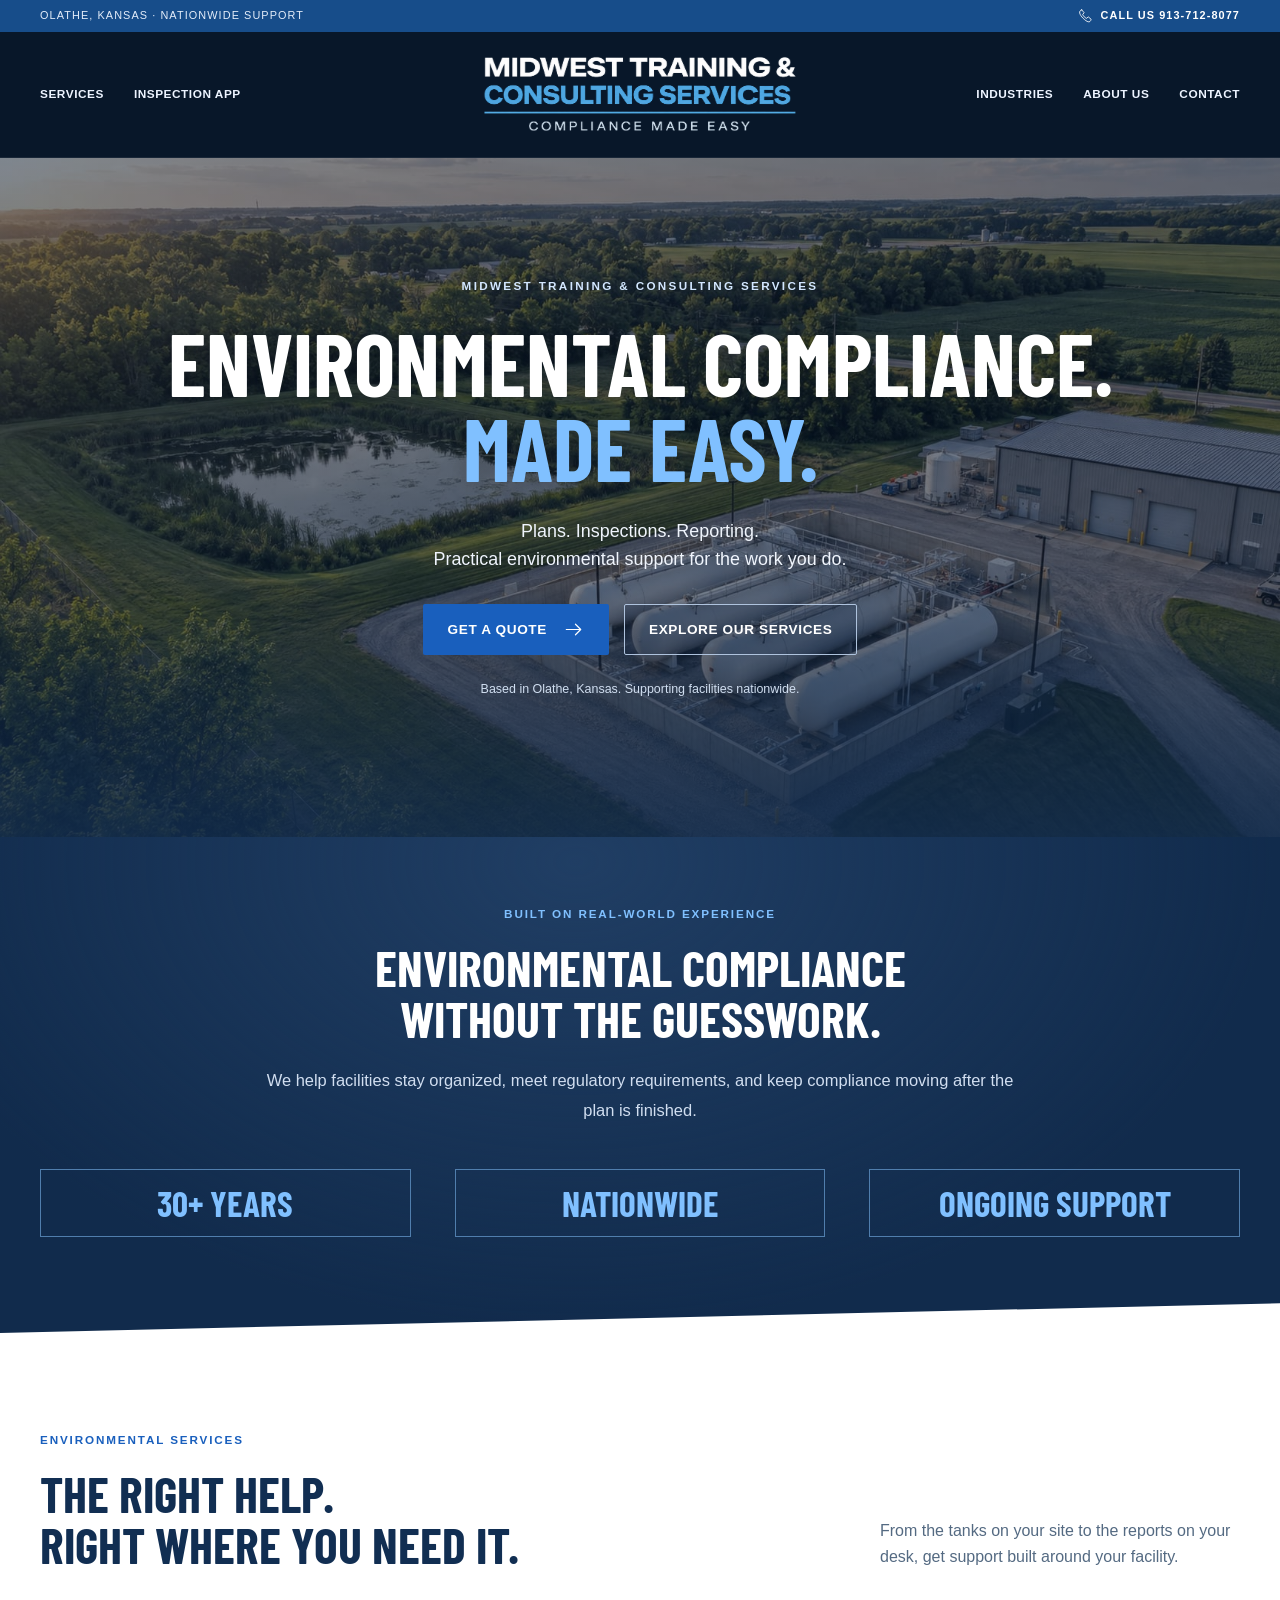
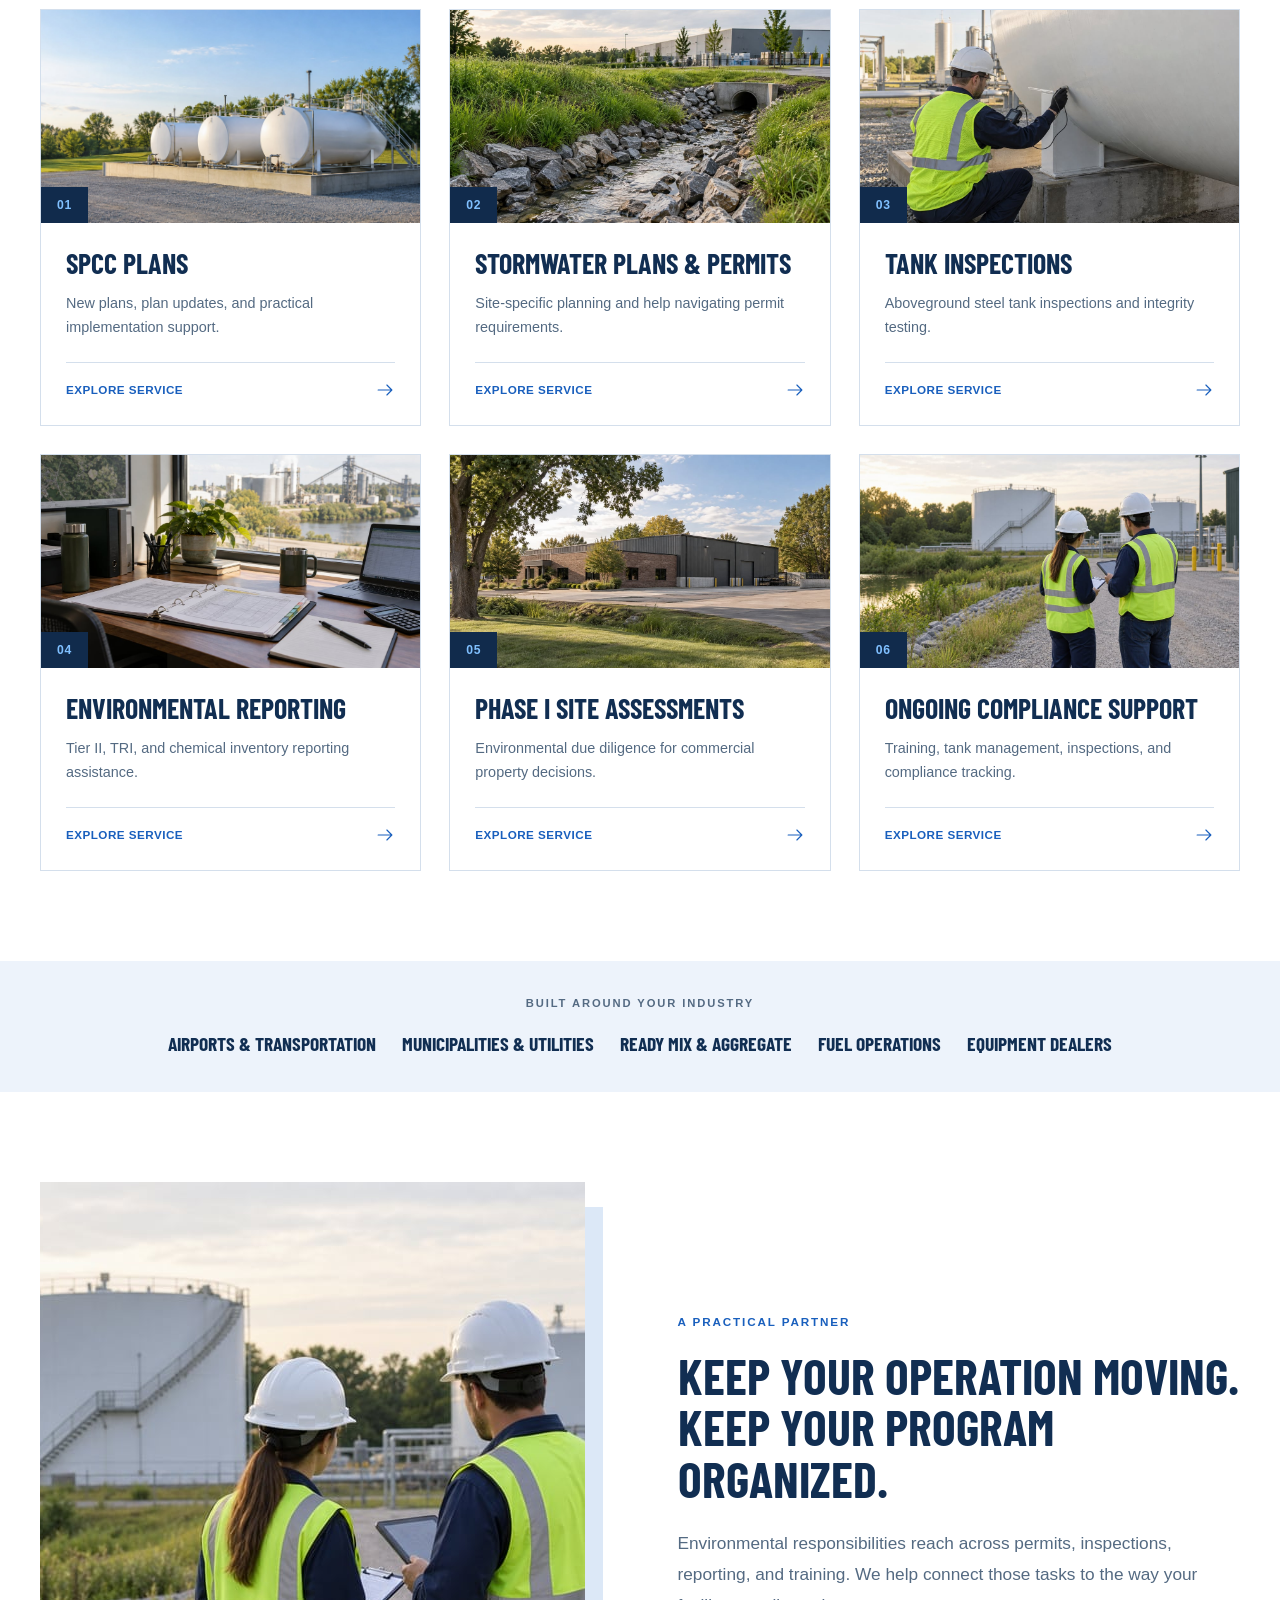
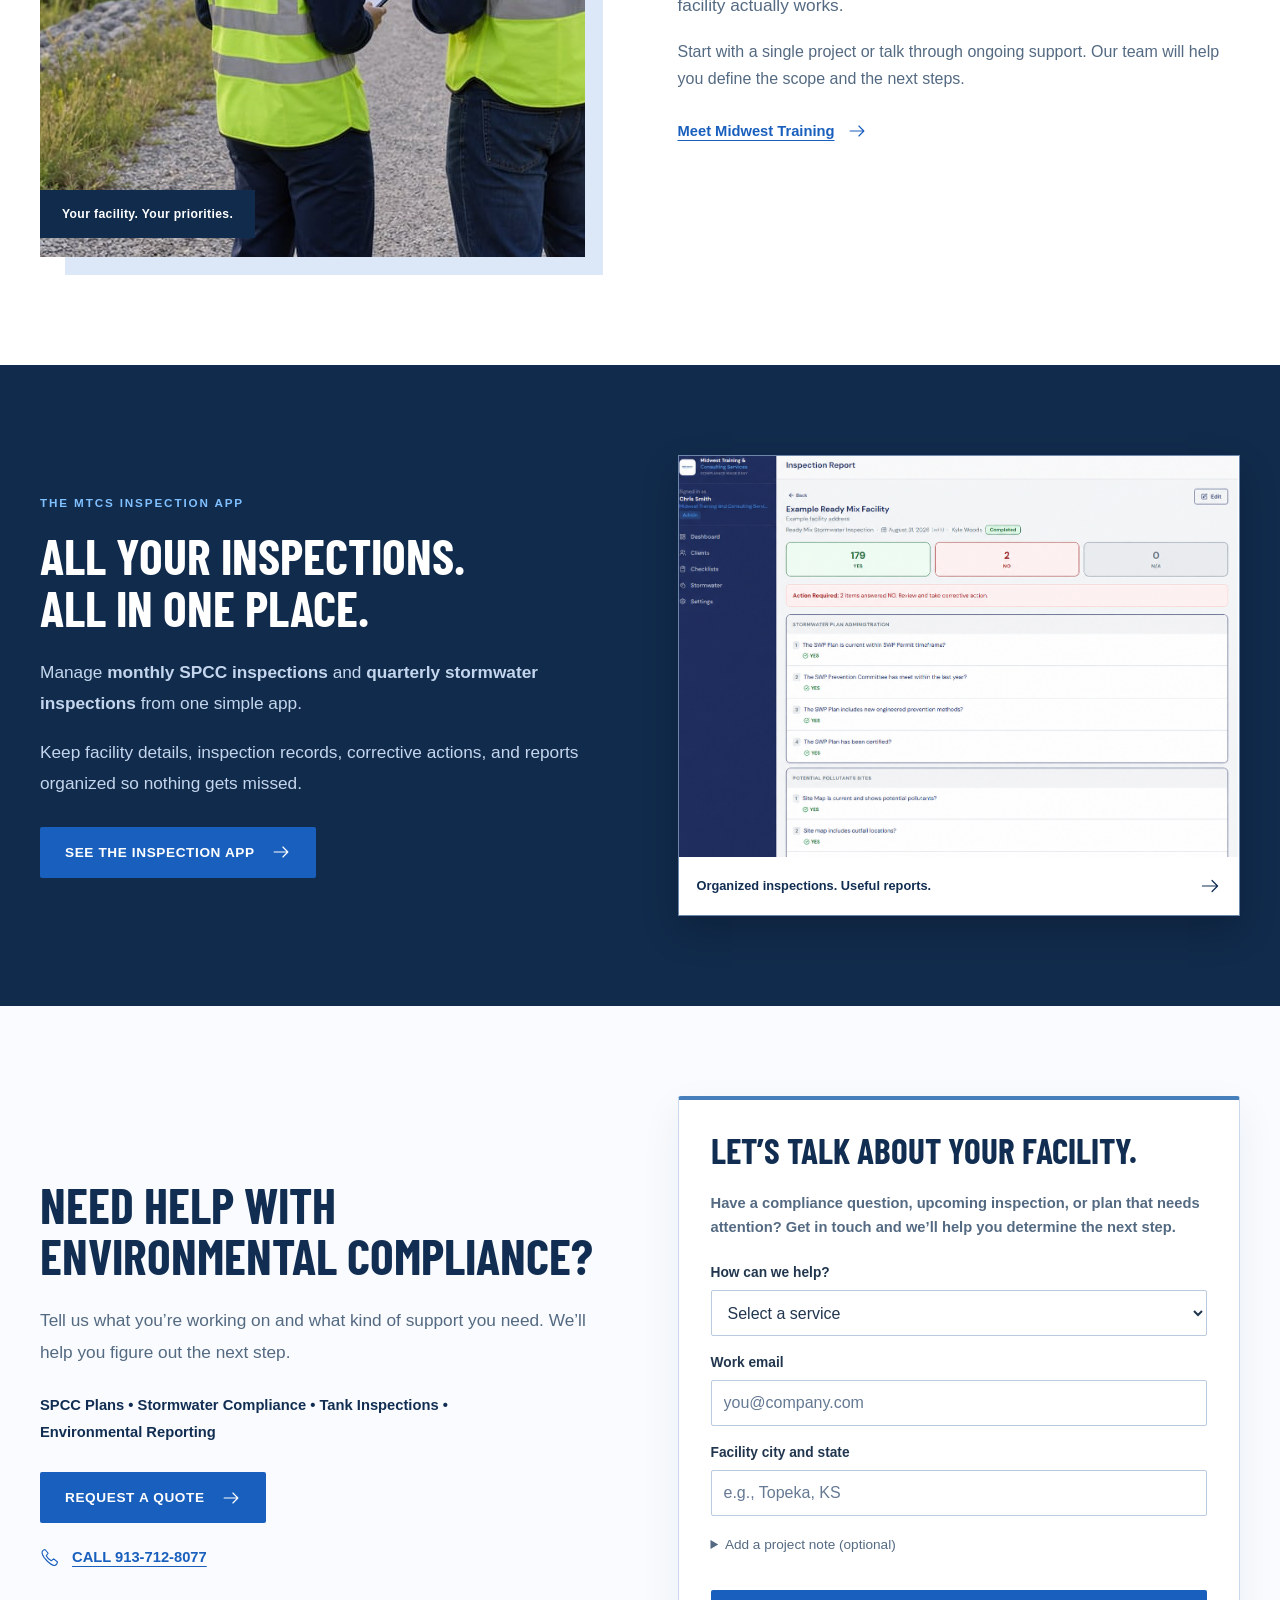
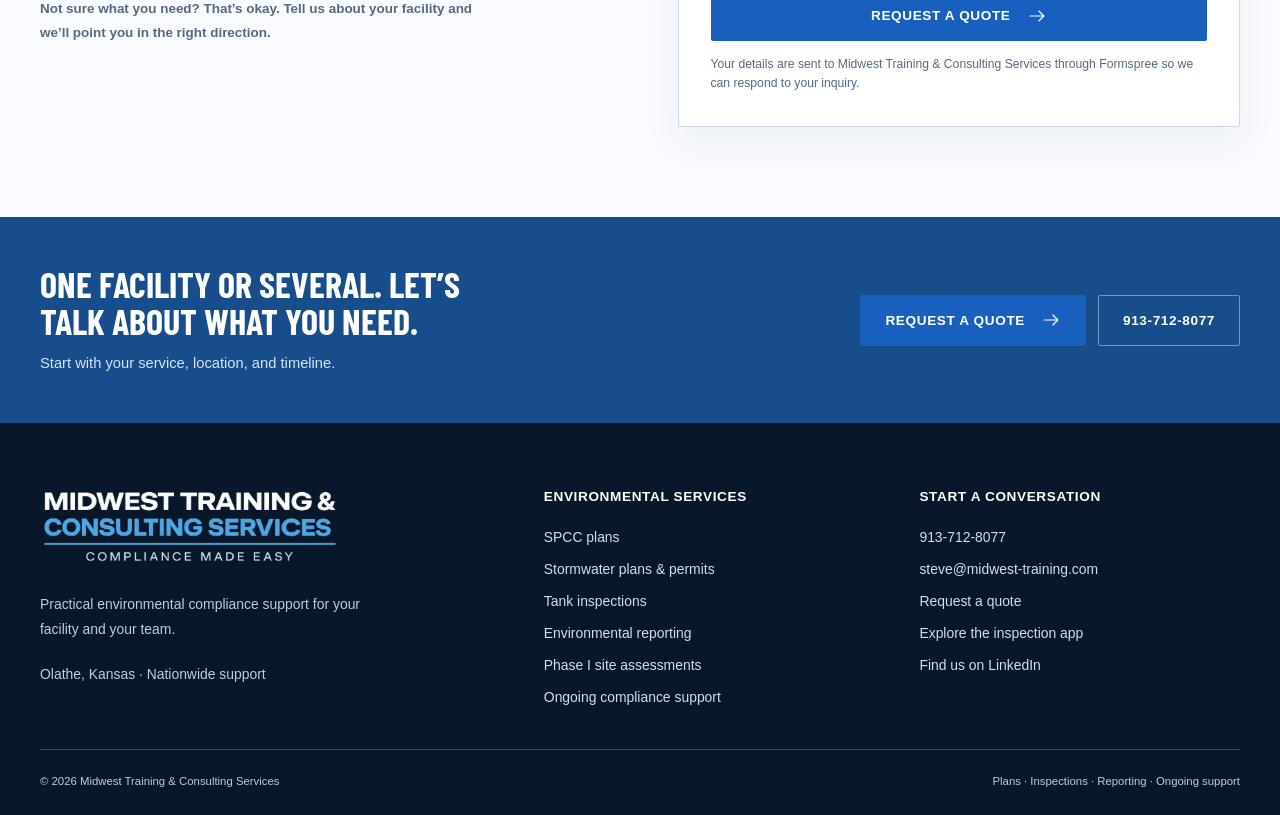
<file: index.html>
<!doctype html><html lang="en"><head><meta charset="UTF-8"><meta name="viewport" content="width=device-width, initial-scale=1"><meta name="theme-color" content="#112b4c"><title>Environmental Compliance Consulting | Midwest Training</title><meta name="description" content="Environmental compliance help for facilities across the U.S. SPCC plans, stormwater permits, tank inspections, reporting, and site assessments."><link rel="icon" href="./assets/favicon.svg" type="image/svg+xml"><link rel="preload" as="font" href="./assets/fonts/barlow-condensed-bold.ttf" type="font/ttf" crossorigin><link rel="stylesheet" href="./assets/site.css"><link rel="stylesheet" href="./assets/theme.css"><link rel="preload" as="image" href="./assets/environmental-hero.jpg"><script type="module" src="./assets/site.mjs?v=1befd25fa9a1"></script><link rel="canonical" href="https://christophermsmith0714-collab.github.io/midwest-training-website/"><meta property="og:type" content="website"><meta property="og:site_name" content="Midwest Training &amp; Consulting Services"><meta property="og:title" content="Environmental Compliance Consulting | Midwest Training"><meta property="og:description" content="Environmental compliance help for facilities across the U.S. SPCC plans, stormwater permits, tank inspections, reporting, and site assessments."><meta property="og:url" content="https://christophermsmith0714-collab.github.io/midwest-training-website/"><meta property="og:image" content="https://christophermsmith0714-collab.github.io/midwest-training-website/assets/environmental-hero.jpg"><meta property="og:image:alt" content="Illustrative industrial facility with aboveground tanks and stormwater controls"><meta name="twitter:card" content="summary_large_image"><script type="application/ld+json">{"@context":"https://schema.org","@type":"Organization","@id":"https://christophermsmith0714-collab.github.io/midwest-training-website/#organization","name":"Midwest Training & Consulting Services","url":"https://christophermsmith0714-collab.github.io/midwest-training-website/","telephone":"+19137128077","email":"steve@midwest-training.com","sameAs":["https://www.linkedin.com/company/midwest-training-and-consulting-services/"]}</script></head><body class="home-page">
  <a class="skip-link" href="#main">Skip to content</a>
  <div class="utility-bar"><div class="container"><span>Olathe, Kansas · Nationwide support</span><a href="tel:+19137128077"><svg class="icon" width="15" height="15" viewBox="0 0 32 32" fill="none" stroke="currentColor" stroke-width="1.8" stroke-linecap="round" stroke-linejoin="round" aria-hidden="true"><path d="m8 4 5 6-3 4c2 4 4 6 8 8l4-3 6 5c-2 9-9 6-17-2S0 6 8 4Z"/></svg> Call us 913-712-8077</a></div></div>
  <header class="site-header"><div class="container header-inner">
    <nav class="desktop-nav nav-left" aria-label="Services navigation"><a href="./services/">Services</a><a href="./inspection-app/">Inspection App</a></nav>
    <a class="brand" href="./" aria-label="Midwest Training & Consulting Services home"><span class="brand-logo"><img src="./assets/mtcs-logo-dark.png" alt="Midwest Training &amp; Consulting Services — Compliance Made Easy" width="2031" height="774"></span></a>
    <nav class="desktop-nav nav-right" aria-label="Company navigation"><a href="./industries/">Industries</a><a href="./about/">About us</a><a href="./contact/">Contact</a></nav>
    <details class="mobile-menu"><summary>Menu <svg class="icon" width="22" height="22" viewBox="0 0 32 32" fill="none" stroke="currentColor" stroke-width="1.8" stroke-linecap="round" stroke-linejoin="round" aria-hidden="true"><path d="M5 8h22M5 16h22M5 24h22"/></svg></summary><nav aria-label="Mobile navigation"><a href="./services/">Services</a><a href="./inspection-app/">Inspection App</a><a href="./industries/">Industries</a><a href="./about/">About us</a><a href="./contact/">Contact</a><a href="tel:+19137128077">Call 913-712-8077</a></nav></details>
  </div></header><main id="main"><section class="hero" id="home"><img class="hero-photo" src="./assets/environmental-hero.jpg" alt="" width="1672" height="941" fetchpriority="high"><div class="container hero-content"><p class="eyebrow">Midwest Training &amp; Consulting Services</p><h1>Environmental compliance.<br><span>Made easy.</span></h1><p class="lede">Plans. Inspections. Reporting.<br>Practical environmental support for the work you do.</p><div class="hero-actions"><a class="button" href="#request-quote">Get a quote <svg class="icon" width="21" height="21" viewBox="0 0 32 32" fill="none" stroke="currentColor" stroke-width="1.8" stroke-linecap="round" stroke-linejoin="round" aria-hidden="true"><path d="M5 16h22m-8-8 8 8-8 8"/></svg></a><a class="button button-outline" href="./services/">Explore our services</a></div><p class="hero-location">Based in Olathe, Kansas. Supporting facilities nationwide.</p></div></section>
  <section class="commitment" id="experience"><div class="container"><p class="eyebrow">Built on real-world experience</p><h2>Environmental compliance<br>without the guesswork.</h2><p class="commitment-description">We help facilities stay organized, meet regulatory requirements, and keep compliance moving after the plan is finished.</p><div class="commitment-grid"><div><strong>30+ years</strong></div><div><strong>Nationwide</strong></div><div><strong>Ongoing support</strong></div></div></div></section>
  <section class="section home-services" id="services"><div class="container"><div class="section-heading"><div><p class="eyebrow">Environmental services</p><h2>The right help.<br>Right where you need it.</h2></div><p class="section-description">From the tanks on your site to the reports on your desk, get support built around your facility.</p></div><div class="services-grid"><a class="service-card" href="./spcc-plans/"><div class="card-photo"><img src="./assets/facility-hero.jpg" alt="" width="1200" height="675" loading="lazy"><span class="card-number">01</span></div><div class="card-content"><h3>SPCC plans</h3><p>New plans, plan updates, and practical implementation support.</p><span class="card-action">Explore service <svg class="icon" width="20" height="20" viewBox="0 0 32 32" fill="none" stroke="currentColor" stroke-width="1.8" stroke-linecap="round" stroke-linejoin="round" aria-hidden="true"><path d="M5 16h22m-8-8 8 8-8 8"/></svg></span></div></a><a class="service-card" href="./stormwater-plans-permits/"><div class="card-photo"><img src="./assets/stormwater-service.jpg" alt="" width="1200" height="675" loading="lazy"><span class="card-number">02</span></div><div class="card-content"><h3>Stormwater plans &amp; permits</h3><p>Site-specific planning and help navigating permit requirements.</p><span class="card-action">Explore service <svg class="icon" width="20" height="20" viewBox="0 0 32 32" fill="none" stroke="currentColor" stroke-width="1.8" stroke-linecap="round" stroke-linejoin="round" aria-hidden="true"><path d="M5 16h22m-8-8 8 8-8 8"/></svg></span></div></a><a class="service-card" href="./tank-inspections/"><div class="card-photo"><img src="./assets/tank-service.jpg" alt="" width="1200" height="675" loading="lazy"><span class="card-number">03</span></div><div class="card-content"><h3>Tank inspections</h3><p>Aboveground steel tank inspections and integrity testing.</p><span class="card-action">Explore service <svg class="icon" width="20" height="20" viewBox="0 0 32 32" fill="none" stroke="currentColor" stroke-width="1.8" stroke-linecap="round" stroke-linejoin="round" aria-hidden="true"><path d="M5 16h22m-8-8 8 8-8 8"/></svg></span></div></a><a class="service-card" href="./environmental-reporting/"><div class="card-photo"><img src="./assets/reporting-service.jpg" alt="" width="1200" height="675" loading="lazy"><span class="card-number">04</span></div><div class="card-content"><h3>Environmental reporting</h3><p>Tier II, TRI, and chemical inventory reporting assistance.</p><span class="card-action">Explore service <svg class="icon" width="20" height="20" viewBox="0 0 32 32" fill="none" stroke="currentColor" stroke-width="1.8" stroke-linecap="round" stroke-linejoin="round" aria-hidden="true"><path d="M5 16h22m-8-8 8 8-8 8"/></svg></span></div></a><a class="service-card" href="./phase-i-environmental-site-assessments/"><div class="card-photo"><img src="./assets/assessment-service.jpg" alt="" width="1200" height="675" loading="lazy"><span class="card-number">05</span></div><div class="card-content"><h3>Phase I site assessments</h3><p>Environmental due diligence for commercial property decisions.</p><span class="card-action">Explore service <svg class="icon" width="20" height="20" viewBox="0 0 32 32" fill="none" stroke="currentColor" stroke-width="1.8" stroke-linecap="round" stroke-linejoin="round" aria-hidden="true"><path d="M5 16h22m-8-8 8 8-8 8"/></svg></span></div></a><a class="service-card" href="./ongoing-compliance/"><div class="card-photo"><img src="./assets/compliance-service.jpg" alt="" width="1200" height="675" loading="lazy"><span class="card-number">06</span></div><div class="card-content"><h3>Ongoing compliance support</h3><p>Training, tank management, inspections, and compliance tracking.</p><span class="card-action">Explore service <svg class="icon" width="20" height="20" viewBox="0 0 32 32" fill="none" stroke="currentColor" stroke-width="1.8" stroke-linecap="round" stroke-linejoin="round" aria-hidden="true"><path d="M5 16h22m-8-8 8 8-8 8"/></svg></span></div></a></div></div></section>
  <section class="industry-ribbon"><div class="container"><p>Built around your industry</p><div><a href="./industries/#industry-1">Airports &amp; transportation</a><a href="./industries/#industry-2">Municipalities &amp; utilities</a><a href="./industries/#industry-3">Ready mix &amp; aggregate</a><a href="./industries/#industry-4">Fuel operations</a><a href="./industries/#industry-5">Equipment dealers</a></div></div></section>
  <section class="section home-partner" id="about"><div class="container split-section"><div class="partner-photo"><img class="image-panel" src="./assets/compliance-service.jpg" alt="Illustrative environmental consultants reviewing a facility during a site visit." width="1200" height="675" loading="lazy"><span class="photo-tag">Your facility. Your priorities.</span></div><div><p class="eyebrow">A practical partner</p><h2>Keep your operation moving.<br>Keep your program organized.</h2><p class="lede">Environmental responsibilities reach across permits, inspections, reporting, and training. We help connect those tasks to the way your facility actually works.</p><p class="muted">Start with a single project or talk through ongoing support. Our team will help you define the scope and the next steps.</p><a class="text-link" id="team" href="./about/#team">Meet Midwest Training <svg class="icon" width="20" height="20" viewBox="0 0 32 32" fill="none" stroke="currentColor" stroke-width="1.8" stroke-linecap="round" stroke-linejoin="round" aria-hidden="true"><path d="M5 16h22m-8-8 8 8-8 8"/></svg></a></div></div></section>
  <section class="section home-app" id="inspection-app"><div class="container split-section"><div><p class="eyebrow">The MTCS Inspection App</p><h2>All your inspections.<br>All in one place.</h2><p class="lede">Manage <strong>monthly SPCC inspections</strong> and <strong>quarterly stormwater inspections</strong> from one simple app.</p><p class="lede">Keep facility details, inspection records, corrective actions, and reports organized so nothing gets missed.</p><a class="button" href="./inspection-app/">See the inspection app <svg class="icon" width="20" height="20" viewBox="0 0 32 32" fill="none" stroke="currentColor" stroke-width="1.8" stroke-linecap="round" stroke-linejoin="round" aria-hidden="true"><path d="M5 16h22m-8-8 8 8-8 8"/></svg></a></div><a class="app-teaser" href="./inspection-app/" aria-label="Explore the MTCS inspection app"><img src="./assets/inspection-app.png" alt="Example facility inspection showing checklist answers and items needing attention." width="1339" height="1174" loading="lazy"><span>Organized inspections. Useful reports. <svg class="icon" width="22" height="22" viewBox="0 0 32 32" fill="none" stroke="currentColor" stroke-width="1.8" stroke-linecap="round" stroke-linejoin="round" aria-hidden="true"><path d="M5 16h22m-8-8 8 8-8 8"/></svg></span></a></div></section>
  <section class="section home-inquiry" id="contact-us"><div class="container split-section"><div><h2>Need help with environmental compliance?</h2><p class="lede">Tell us what you’re working on and what kind of support you need. We’ll help you figure out the next step.</p><p class="inquiry-services"><strong><span>SPCC Plans</span> • <span>Stormwater Compliance</span> • <span>Tank Inspections</span> • <span>Environmental Reporting</span></strong></p><div class="inquiry-actions"><a class="button" href="#request-quote">Request a quote <svg class="icon" width="20" height="20" viewBox="0 0 32 32" fill="none" stroke="currentColor" stroke-width="1.8" stroke-linecap="round" stroke-linejoin="round" aria-hidden="true"><path d="M5 16h22m-8-8 8 8-8 8"/></svg></a><a class="text-link" href="tel:+19137128077"><svg class="icon" width="20" height="20" viewBox="0 0 32 32" fill="none" stroke="currentColor" stroke-width="1.8" stroke-linecap="round" stroke-linejoin="round" aria-hidden="true"><path d="m8 4 5 6-3 4c2 4 4 6 8 8l4-3 6 5c-2 9-9 6-17-2S0 6 8 4Z"/></svg> Call 913-712-8077</a></div><p class="inquiry-note">Not sure what you need? That’s okay. Tell us about your facility and we’ll point you in the right direction.</p></div><div class="quote-card" id="request-quote"><h2>Let’s talk about your facility.</h2><p class="form-intro">Have a compliance question, upcoming inspection, or plan that needs attention? Get in touch and we’ll help you determine the next step.</p>
  <form class="quote-form" method="post" aria-label="Quick inquiry"><fieldset disabled><div class="form-fields">
    <label class="field" for="home-service">How can we help?<select id="home-service" name="service" required><option value="">Select a service</option><option value="spcc-plans">SPCC plans</option><option value="stormwater-plans-permits">Stormwater plans &amp; permits</option><option value="tank-inspections">Tank inspections</option><option value="environmental-reporting">Environmental reporting</option><option value="phase-i-environmental-site-assessments">Phase I site assessments</option><option value="ongoing-compliance">Ongoing compliance support</option><option value="inspection-app">Inspection app walkthrough</option><option value="multiple">Multiple services / not sure</option></select></label>
    
    <label class="field" for="home-email">Work email<input id="home-email" name="email" type="email" placeholder="you@company.com" required autocomplete="email"></label>
    <label class="field" for="home-location">Facility city and state<input id="home-location" name="location" type="text" placeholder="e.g., Topeka, KS" required ></label>
    
    
  </div><details class="optional-fields"><summary>Add a project note (optional)</summary><label class="field" for="home-message">Project details<textarea id="home-message" name="message" rows="3" placeholder="Your facility, questions, or deadline"></textarea></label></details>
  <div class="honeypot" hidden><label>Leave this blank<input name="_gotcha" autocomplete="off"></label></div><input type="hidden" name="_subject" value="MTCS website inquiry">
  <button class="button" type="submit"><span data-submit-label>Request a quote</span> <svg class="icon" width="20" height="20" viewBox="0 0 32 32" fill="none" stroke="currentColor" stroke-width="1.8" stroke-linecap="round" stroke-linejoin="round" aria-hidden="true"><path d="M5 16h22m-8-8 8 8-8 8"/></svg></button></fieldset><p class="form-data-note">Your details are sent to Midwest Training &amp; Consulting Services through Formspree so we can respond to your inquiry.</p><p class="form-status" role="status" aria-live="polite" aria-atomic="true"></p><noscript><p>Please enable JavaScript to use this form, or call <a href="tel:+19137128077">913-712-8077</a>.</p></noscript></form></div></div></section><section class="cta-band"><div class="container cta-inner"><div><h2>One facility or several. Let’s talk about what you need.</h2><p>Start with your service, location, and timeline.</p></div><div class="cta-actions"><a class="button" href="./contact/">Request a quote <svg class="icon" width="20" height="20" viewBox="0 0 32 32" fill="none" stroke="currentColor" stroke-width="1.8" stroke-linecap="round" stroke-linejoin="round" aria-hidden="true"><path d="M5 16h22m-8-8 8 8-8 8"/></svg></a><a class="button button-outline" href="tel:+19137128077">913-712-8077</a></div></div></section></main><footer class="site-footer"><div class="container"><div class="footer-grid">
    <div><a class="brand" href="./" aria-label="Midwest Training & Consulting Services home"><span class="brand-logo"><img src="./assets/mtcs-logo-dark.png" alt="Midwest Training &amp; Consulting Services — Compliance Made Easy" width="2031" height="774"></span></a><p>Practical environmental compliance support for your facility and your team.</p><p>Olathe, Kansas · Nationwide support</p></div>
    <div><h3>Environmental services</h3><ul><li><a href="./spcc-plans/">SPCC plans</a></li><li><a href="./stormwater-plans-permits/">Stormwater plans &amp; permits</a></li><li><a href="./tank-inspections/">Tank inspections</a></li><li><a href="./environmental-reporting/">Environmental reporting</a></li><li><a href="./phase-i-environmental-site-assessments/">Phase I site assessments</a></li><li><a href="./ongoing-compliance/">Ongoing compliance support</a></li></ul></div>
    <div><h3>Start a conversation</h3><ul><li><a href="tel:+19137128077">913-712-8077</a></li><li><a href="mailto:steve@midwest-training.com">steve@midwest-training.com</a></li><li><a href="./contact/">Request a quote</a></li><li><a href="./inspection-app/">Explore the inspection app</a></li><li><a href="https://www.linkedin.com/company/midwest-training-and-consulting-services/" rel="noopener" target="_blank">Find us on LinkedIn</a></li></ul></div>
  </div><div class="footer-bottom"><span>© 2026 Midwest Training &amp; Consulting Services</span><span>Plans · Inspections · Reporting · Ongoing support</span></div></div></footer></body></html>
</file>
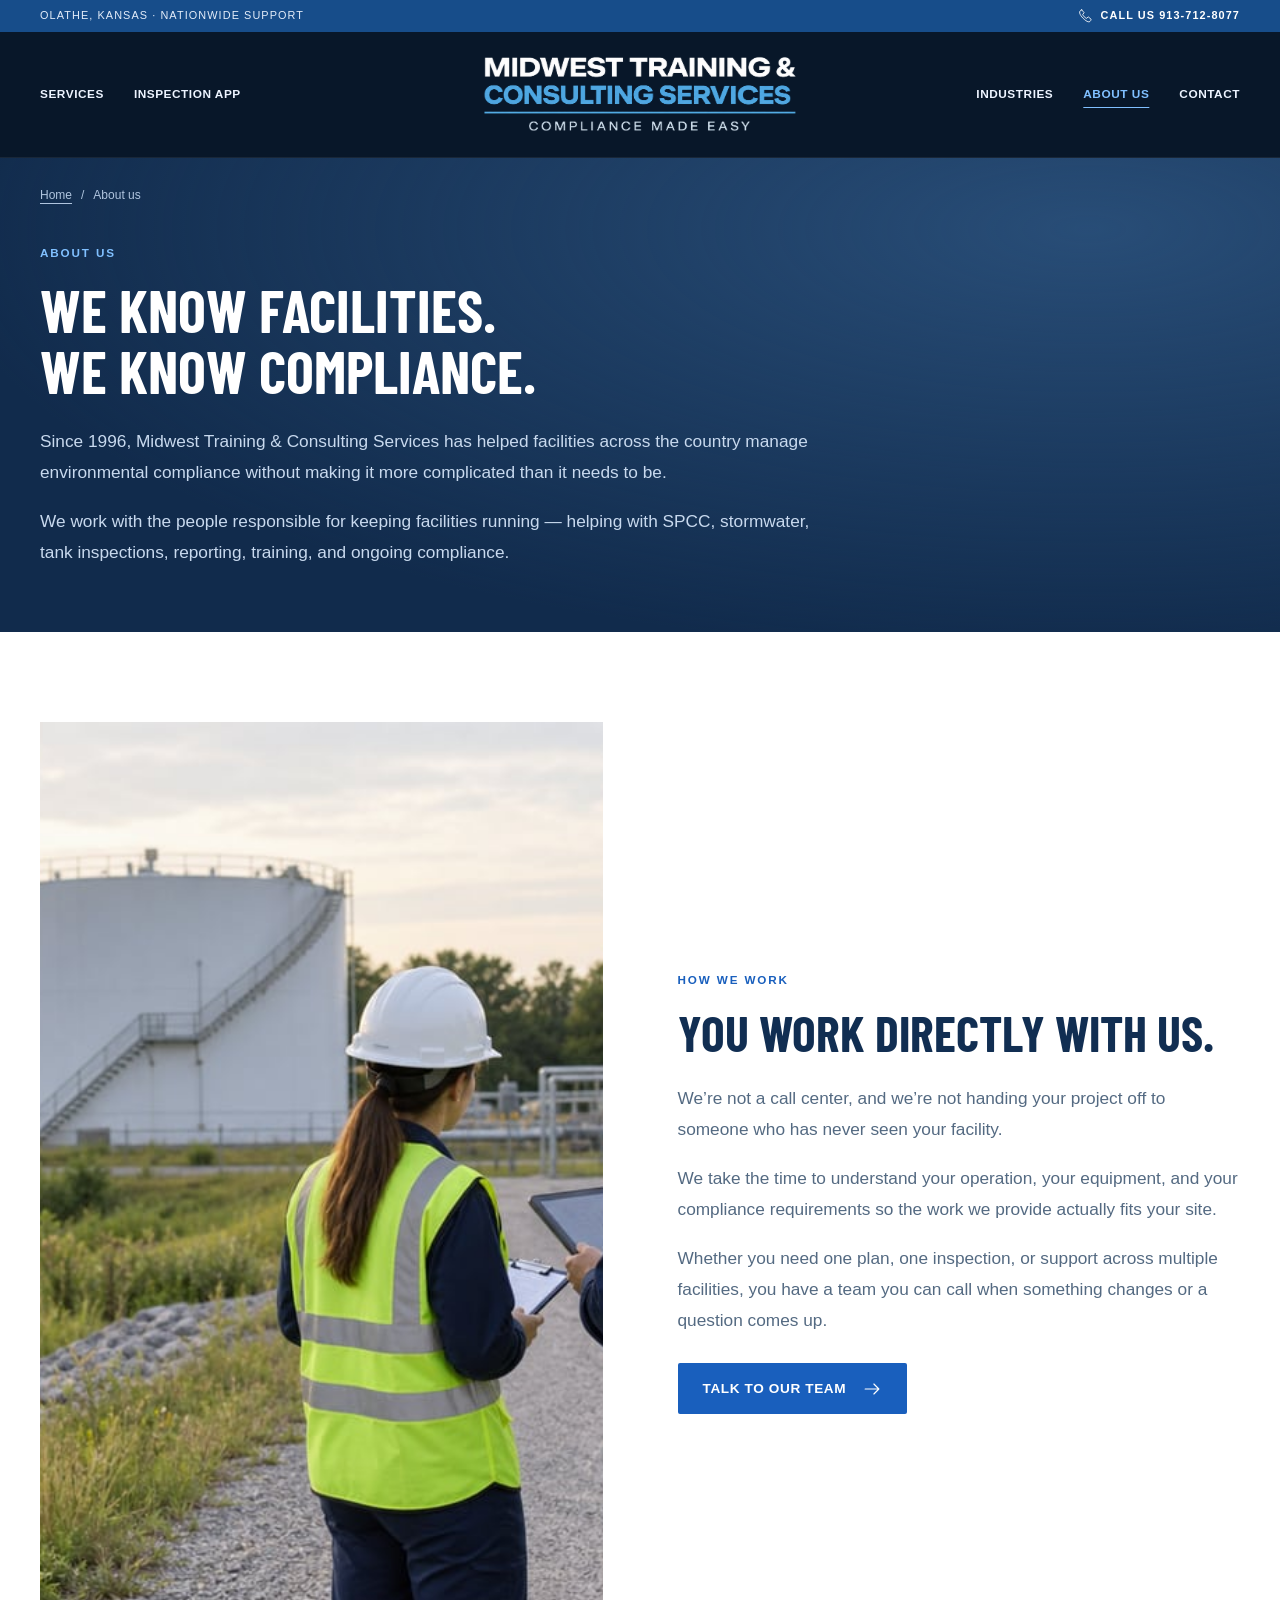
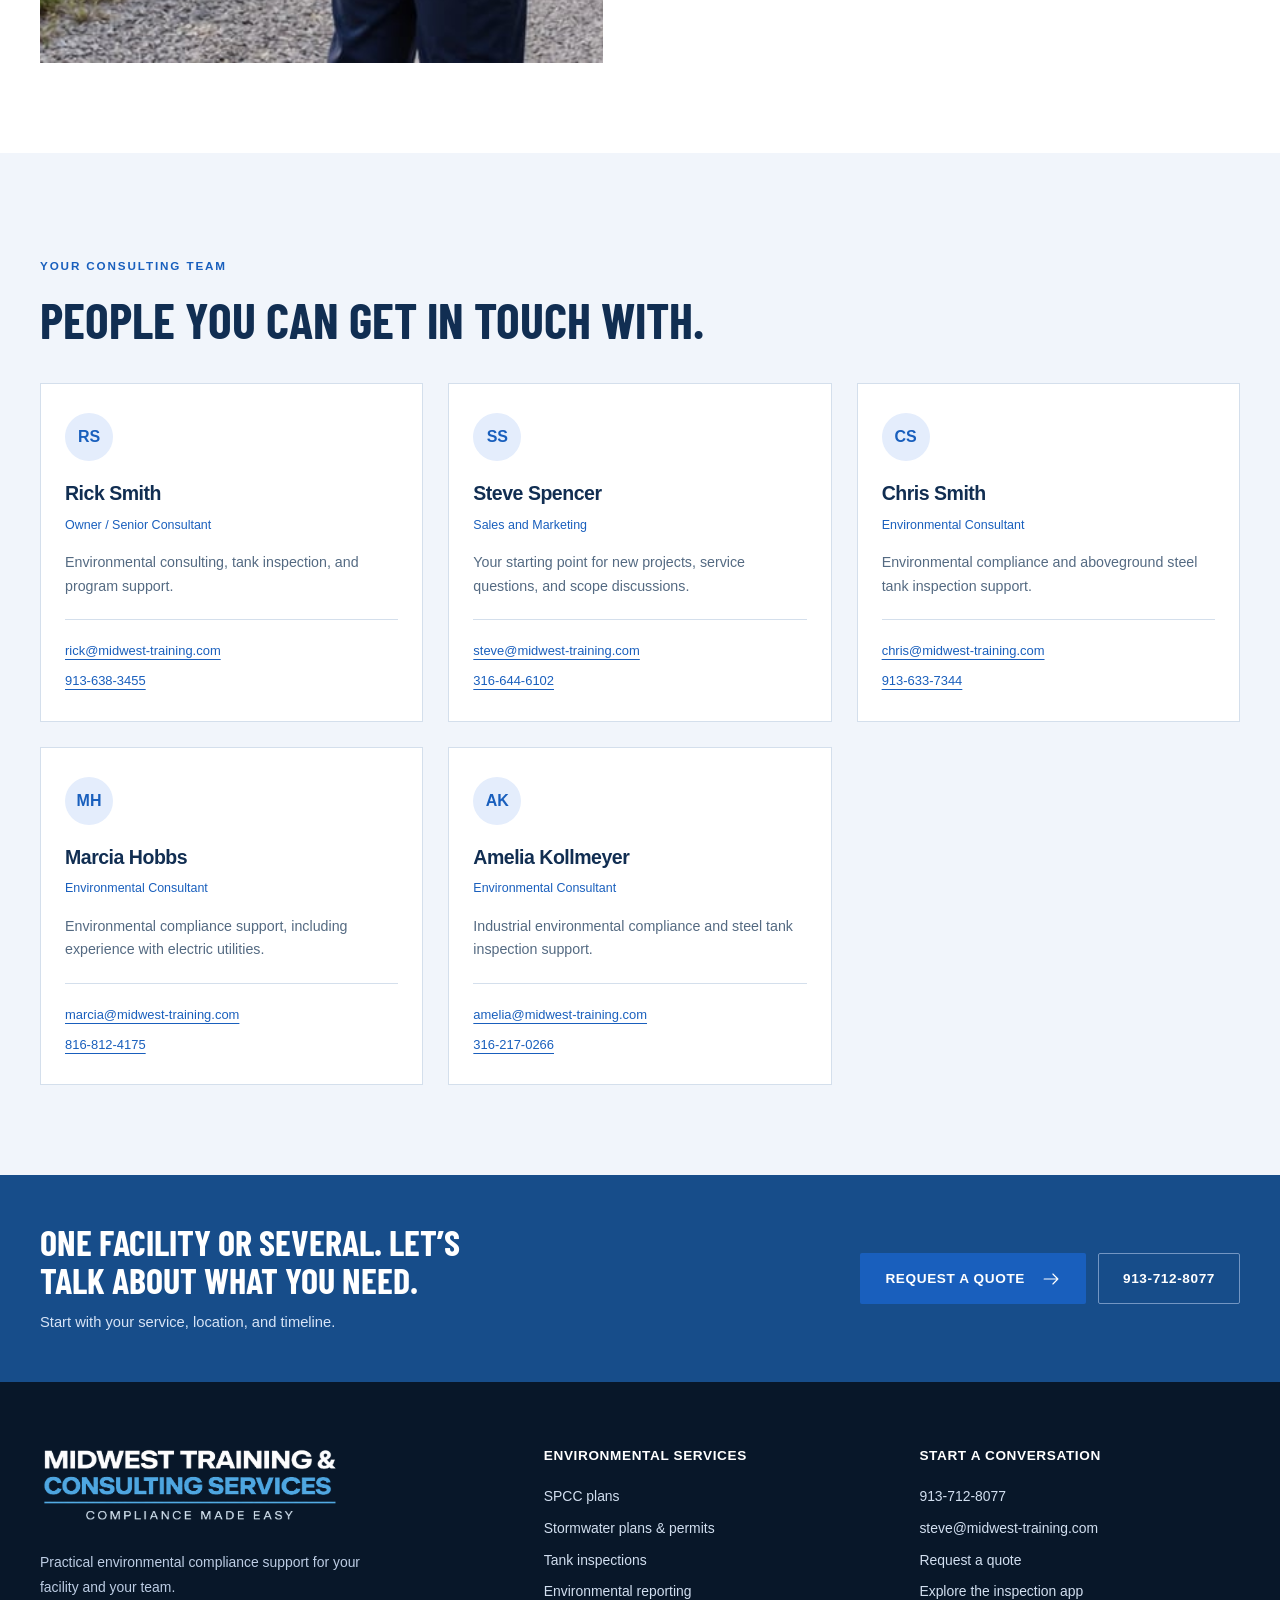
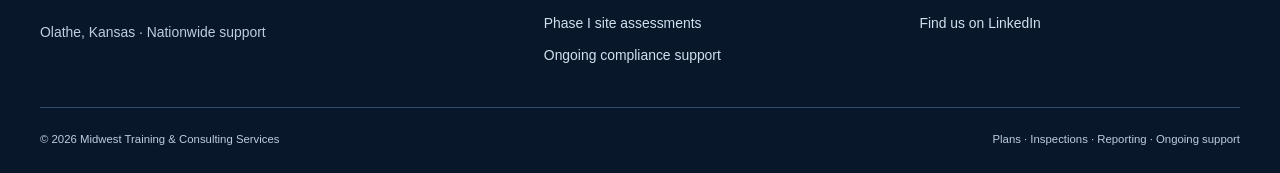
<file: about/index.html>
<!doctype html><html lang="en"><head><meta charset="UTF-8"><meta name="viewport" content="width=device-width, initial-scale=1"><meta name="theme-color" content="#112b4c"><title>About Our Team | Midwest Training &amp; Consulting</title><meta name="description" content="Meet the Midwest Training &amp; Consulting Services team. Environmental consulting since 1996, based in Olathe, Kansas."><link rel="icon" href="../assets/favicon.svg" type="image/svg+xml"><link rel="preload" as="font" href="../assets/fonts/barlow-condensed-bold.ttf" type="font/ttf" crossorigin><link rel="stylesheet" href="../assets/site.css"><link rel="stylesheet" href="../assets/theme.css"><script type="module" src="../assets/site.mjs?v=1befd25fa9a1"></script><link rel="canonical" href="https://christophermsmith0714-collab.github.io/midwest-training-website/about/"><meta property="og:type" content="website"><meta property="og:site_name" content="Midwest Training &amp; Consulting Services"><meta property="og:title" content="About Our Team | Midwest Training &amp; Consulting"><meta property="og:description" content="Meet the Midwest Training &amp; Consulting Services team. Environmental consulting since 1996, based in Olathe, Kansas."><meta property="og:url" content="https://christophermsmith0714-collab.github.io/midwest-training-website/about/"><meta property="og:image" content="https://christophermsmith0714-collab.github.io/midwest-training-website/assets/environmental-hero.jpg"><meta property="og:image:alt" content="Illustrative industrial facility with aboveground tanks and stormwater controls"><meta name="twitter:card" content="summary_large_image"><script type="application/ld+json">{"@context":"https://schema.org","@type":"Organization","@id":"https://christophermsmith0714-collab.github.io/midwest-training-website/#organization","name":"Midwest Training & Consulting Services","url":"https://christophermsmith0714-collab.github.io/midwest-training-website/","telephone":"+19137128077","email":"steve@midwest-training.com","sameAs":["https://www.linkedin.com/company/midwest-training-and-consulting-services/"]}</script></head><body class="interior-page">
  <a class="skip-link" href="#main">Skip to content</a>
  <div class="utility-bar"><div class="container"><span>Olathe, Kansas · Nationwide support</span><a href="tel:+19137128077"><svg class="icon" width="15" height="15" viewBox="0 0 32 32" fill="none" stroke="currentColor" stroke-width="1.8" stroke-linecap="round" stroke-linejoin="round" aria-hidden="true"><path d="m8 4 5 6-3 4c2 4 4 6 8 8l4-3 6 5c-2 9-9 6-17-2S0 6 8 4Z"/></svg> Call us 913-712-8077</a></div></div>
  <header class="site-header"><div class="container header-inner">
    <nav class="desktop-nav nav-left" aria-label="Services navigation"><a href="../services/">Services</a><a href="../inspection-app/">Inspection App</a></nav>
    <a class="brand" href="../" aria-label="Midwest Training & Consulting Services home"><span class="brand-logo"><img src="../assets/mtcs-logo-dark.png" alt="Midwest Training &amp; Consulting Services — Compliance Made Easy" width="2031" height="774"></span></a>
    <nav class="desktop-nav nav-right" aria-label="Company navigation"><a href="../industries/">Industries</a><a href="../about/" aria-current="page">About us</a><a href="../contact/">Contact</a></nav>
    <details class="mobile-menu"><summary>Menu <svg class="icon" width="22" height="22" viewBox="0 0 32 32" fill="none" stroke="currentColor" stroke-width="1.8" stroke-linecap="round" stroke-linejoin="round" aria-hidden="true"><path d="M5 8h22M5 16h22M5 24h22"/></svg></summary><nav aria-label="Mobile navigation"><a href="../services/">Services</a><a href="../inspection-app/">Inspection App</a><a href="../industries/">Industries</a><a href="../about/" aria-current="page">About us</a><a href="../contact/">Contact</a><a href="tel:+19137128077">Call 913-712-8077</a></nav></details>
  </div></header><main id="main"><section class="page-hero about-hero"><div class="container"><nav class="breadcrumbs" aria-label="Breadcrumb"><a href="../">Home</a><span aria-hidden="true">/</span><span aria-current="page">About us</span></nav><p class="eyebrow">About us</p><h1>We know facilities.<br>We know compliance.</h1><p class="lede">Since 1996, Midwest Training &amp; Consulting Services has helped facilities across the country manage environmental compliance without making it more complicated than it needs to be.</p><p class="lede">We work with the people responsible for keeping facilities running — helping with SPCC, stormwater, tank inspections, reporting, training, and ongoing compliance.</p></div></section>
  <section class="section about-approach"><div class="container split-section"><img class="image-panel" src="../assets/compliance-service.jpg" alt="Illustrative consultants reviewing an environmental program at a facility" width="1672" height="941" loading="lazy"><div class="about-copy"><p class="eyebrow">How we work</p><h2>You work directly with us.</h2><p class="lede">We’re not a call center, and we’re not handing your project off to someone who has never seen your facility.</p><p class="lede">We take the time to understand your operation, your equipment, and your compliance requirements so the work we provide actually fits your site.</p><p class="lede">Whether you need one plan, one inspection, or support across multiple facilities, you have a team you can call when something changes or a question comes up.</p><a class="button" href="../contact/">Talk to our team <svg class="icon" width="20" height="20" viewBox="0 0 32 32" fill="none" stroke="currentColor" stroke-width="1.8" stroke-linecap="round" stroke-linejoin="round" aria-hidden="true"><path d="M5 16h22m-8-8 8 8-8 8"/></svg></a></div></div></section>
  <section class="section section-soft" id="team"><div class="container"><div class="section-heading"><div><p class="eyebrow">Your consulting team</p><h2>People you can get in touch with.</h2></div></div><div class="team-grid"><article class="team-card"><div class="team-initials" aria-hidden="true">RS</div><h3>Rick Smith</h3><p class="team-role">Owner / Senior Consultant</p><p class="bio">Environmental consulting, tank inspection, and program support.</p><div class="team-links"><a href="mailto:rick@midwest-training.com">rick@midwest-training.com</a><a href="tel:+19136383455">913-638-3455</a></div></article><article class="team-card"><div class="team-initials" aria-hidden="true">SS</div><h3>Steve Spencer</h3><p class="team-role">Sales and Marketing</p><p class="bio">Your starting point for new projects, service questions, and scope discussions.</p><div class="team-links"><a href="mailto:steve@midwest-training.com">steve@midwest-training.com</a><a href="tel:+13166446102">316-644-6102</a></div></article><article class="team-card"><div class="team-initials" aria-hidden="true">CS</div><h3>Chris Smith</h3><p class="team-role">Environmental Consultant</p><p class="bio">Environmental compliance and aboveground steel tank inspection support.</p><div class="team-links"><a href="mailto:chris@midwest-training.com">chris@midwest-training.com</a><a href="tel:+19136337344">913-633-7344</a></div></article><article class="team-card"><div class="team-initials" aria-hidden="true">MH</div><h3>Marcia Hobbs</h3><p class="team-role">Environmental Consultant</p><p class="bio">Environmental compliance support, including experience with electric utilities.</p><div class="team-links"><a href="mailto:marcia@midwest-training.com">marcia@midwest-training.com</a><a href="tel:+18168124175">816-812-4175</a></div></article><article class="team-card"><div class="team-initials" aria-hidden="true">AK</div><h3>Amelia Kollmeyer</h3><p class="team-role">Environmental Consultant</p><p class="bio">Industrial environmental compliance and steel tank inspection support.</p><div class="team-links"><a href="mailto:amelia@midwest-training.com">amelia@midwest-training.com</a><a href="tel:+13162170266">316-217-0266</a></div></article></div></div></section><section class="cta-band"><div class="container cta-inner"><div><h2>One facility or several. Let’s talk about what you need.</h2><p>Start with your service, location, and timeline.</p></div><div class="cta-actions"><a class="button" href="../contact/">Request a quote <svg class="icon" width="20" height="20" viewBox="0 0 32 32" fill="none" stroke="currentColor" stroke-width="1.8" stroke-linecap="round" stroke-linejoin="round" aria-hidden="true"><path d="M5 16h22m-8-8 8 8-8 8"/></svg></a><a class="button button-outline" href="tel:+19137128077">913-712-8077</a></div></div></section></main><footer class="site-footer"><div class="container"><div class="footer-grid">
    <div><a class="brand" href="../" aria-label="Midwest Training & Consulting Services home"><span class="brand-logo"><img src="../assets/mtcs-logo-dark.png" alt="Midwest Training &amp; Consulting Services — Compliance Made Easy" width="2031" height="774"></span></a><p>Practical environmental compliance support for your facility and your team.</p><p>Olathe, Kansas · Nationwide support</p></div>
    <div><h3>Environmental services</h3><ul><li><a href="../spcc-plans/">SPCC plans</a></li><li><a href="../stormwater-plans-permits/">Stormwater plans &amp; permits</a></li><li><a href="../tank-inspections/">Tank inspections</a></li><li><a href="../environmental-reporting/">Environmental reporting</a></li><li><a href="../phase-i-environmental-site-assessments/">Phase I site assessments</a></li><li><a href="../ongoing-compliance/">Ongoing compliance support</a></li></ul></div>
    <div><h3>Start a conversation</h3><ul><li><a href="tel:+19137128077">913-712-8077</a></li><li><a href="mailto:steve@midwest-training.com">steve@midwest-training.com</a></li><li><a href="../contact/">Request a quote</a></li><li><a href="../inspection-app/">Explore the inspection app</a></li><li><a href="https://www.linkedin.com/company/midwest-training-and-consulting-services/" rel="noopener" target="_blank">Find us on LinkedIn</a></li></ul></div>
  </div><div class="footer-bottom"><span>© 2026 Midwest Training &amp; Consulting Services</span><span>Plans · Inspections · Reporting · Ongoing support</span></div></div></footer></body></html>
</file>
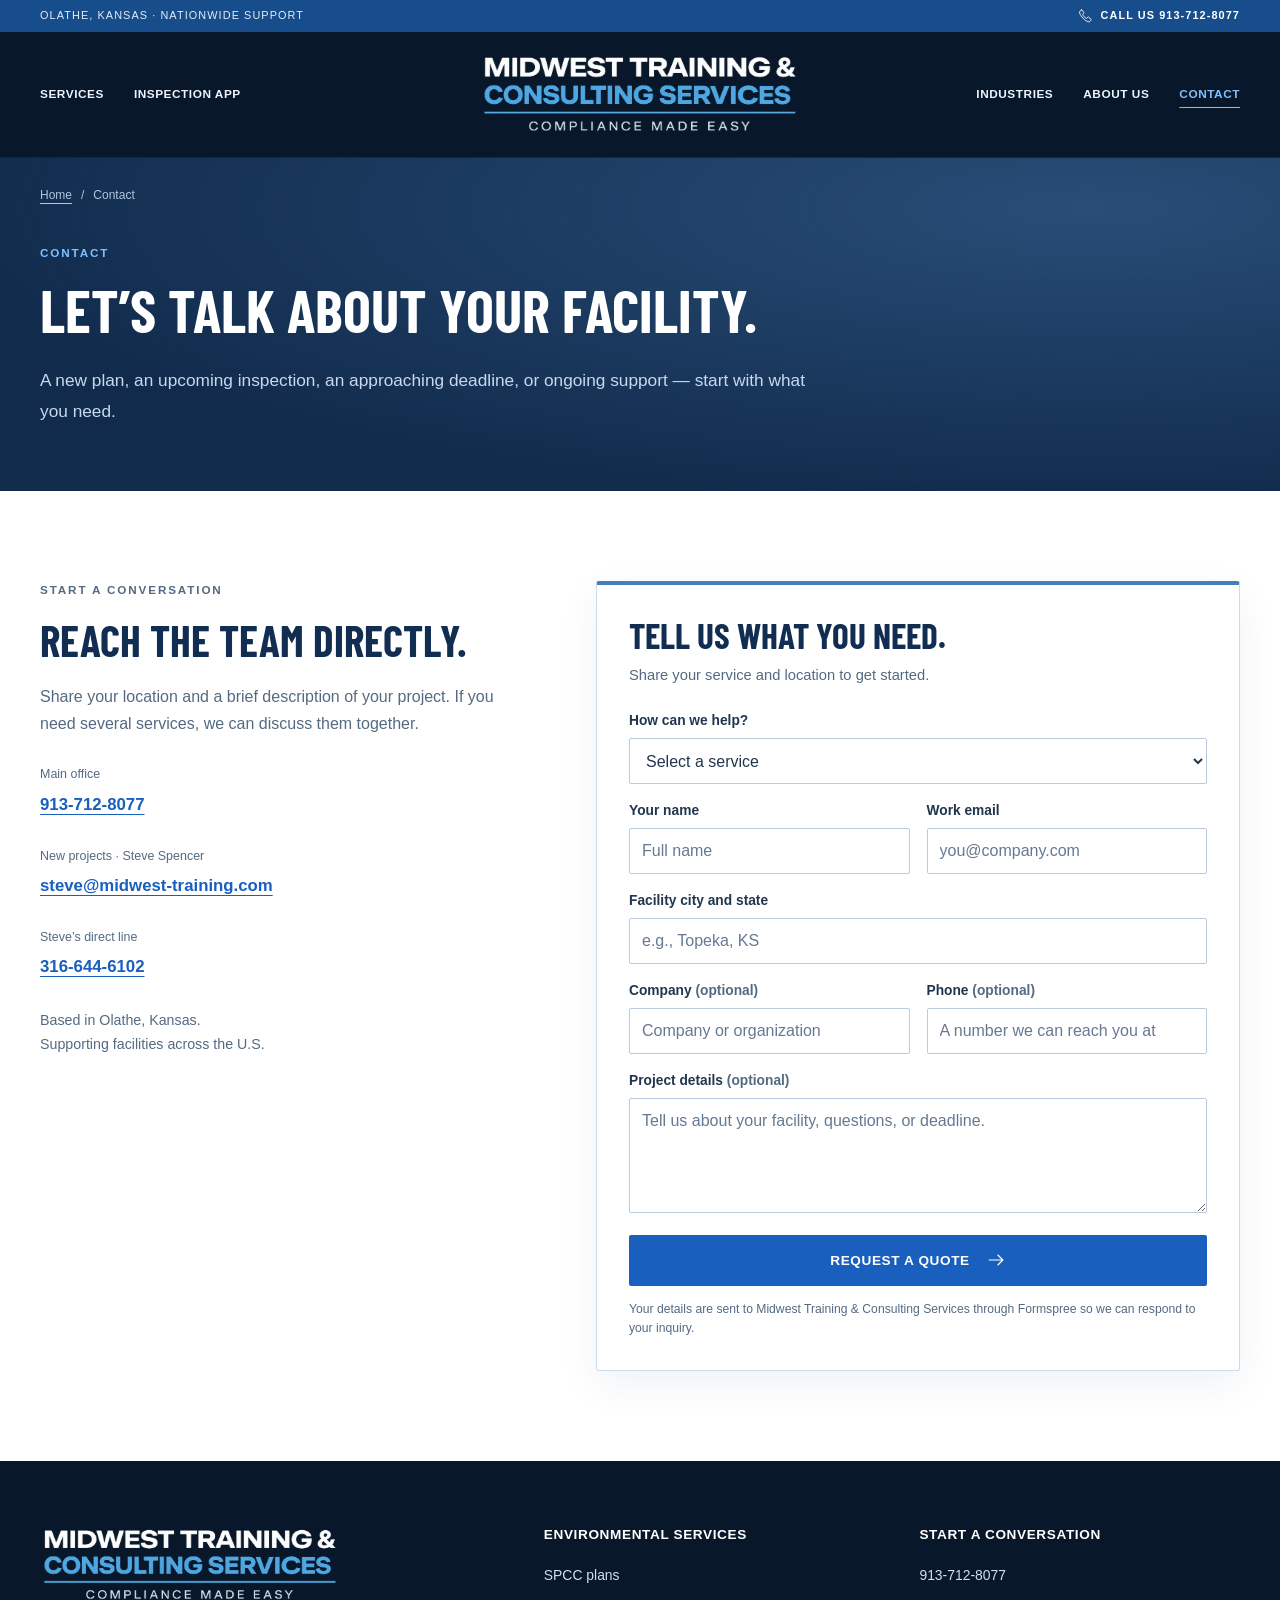
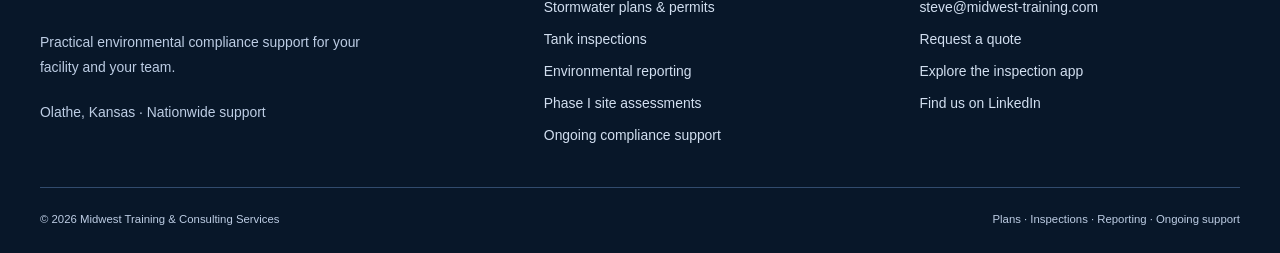
<file: contact/index.html>
<!doctype html><html lang="en"><head><meta charset="UTF-8"><meta name="viewport" content="width=device-width, initial-scale=1"><meta name="theme-color" content="#112b4c"><title>Request an Environmental Consulting Quote | Midwest Training</title><meta name="description" content="Discuss environmental compliance services for your facility. Contact Midwest Training &amp; Consulting Services in Olathe, Kansas."><link rel="icon" href="../assets/favicon.svg" type="image/svg+xml"><link rel="preload" as="font" href="../assets/fonts/barlow-condensed-bold.ttf" type="font/ttf" crossorigin><link rel="stylesheet" href="../assets/site.css"><link rel="stylesheet" href="../assets/theme.css"><script type="module" src="../assets/site.mjs?v=1befd25fa9a1"></script><link rel="canonical" href="https://christophermsmith0714-collab.github.io/midwest-training-website/contact/"><meta property="og:type" content="website"><meta property="og:site_name" content="Midwest Training &amp; Consulting Services"><meta property="og:title" content="Request an Environmental Consulting Quote | Midwest Training"><meta property="og:description" content="Discuss environmental compliance services for your facility. Contact Midwest Training &amp; Consulting Services in Olathe, Kansas."><meta property="og:url" content="https://christophermsmith0714-collab.github.io/midwest-training-website/contact/"><meta property="og:image" content="https://christophermsmith0714-collab.github.io/midwest-training-website/assets/environmental-hero.jpg"><meta property="og:image:alt" content="Illustrative industrial facility with aboveground tanks and stormwater controls"><meta name="twitter:card" content="summary_large_image"><script type="application/ld+json">{"@context":"https://schema.org","@type":"Organization","@id":"https://christophermsmith0714-collab.github.io/midwest-training-website/#organization","name":"Midwest Training & Consulting Services","url":"https://christophermsmith0714-collab.github.io/midwest-training-website/","telephone":"+19137128077","email":"steve@midwest-training.com","sameAs":["https://www.linkedin.com/company/midwest-training-and-consulting-services/"]}</script></head><body class="interior-page">
  <a class="skip-link" href="#main">Skip to content</a>
  <div class="utility-bar"><div class="container"><span>Olathe, Kansas · Nationwide support</span><a href="tel:+19137128077"><svg class="icon" width="15" height="15" viewBox="0 0 32 32" fill="none" stroke="currentColor" stroke-width="1.8" stroke-linecap="round" stroke-linejoin="round" aria-hidden="true"><path d="m8 4 5 6-3 4c2 4 4 6 8 8l4-3 6 5c-2 9-9 6-17-2S0 6 8 4Z"/></svg> Call us 913-712-8077</a></div></div>
  <header class="site-header"><div class="container header-inner">
    <nav class="desktop-nav nav-left" aria-label="Services navigation"><a href="../services/">Services</a><a href="../inspection-app/">Inspection App</a></nav>
    <a class="brand" href="../" aria-label="Midwest Training & Consulting Services home"><span class="brand-logo"><img src="../assets/mtcs-logo-dark.png" alt="Midwest Training &amp; Consulting Services — Compliance Made Easy" width="2031" height="774"></span></a>
    <nav class="desktop-nav nav-right" aria-label="Company navigation"><a href="../industries/">Industries</a><a href="../about/">About us</a><a href="../contact/" aria-current="page">Contact</a></nav>
    <details class="mobile-menu"><summary>Menu <svg class="icon" width="22" height="22" viewBox="0 0 32 32" fill="none" stroke="currentColor" stroke-width="1.8" stroke-linecap="round" stroke-linejoin="round" aria-hidden="true"><path d="M5 8h22M5 16h22M5 24h22"/></svg></summary><nav aria-label="Mobile navigation"><a href="../services/">Services</a><a href="../inspection-app/">Inspection App</a><a href="../industries/">Industries</a><a href="../about/">About us</a><a href="../contact/" aria-current="page">Contact</a><a href="tel:+19137128077">Call 913-712-8077</a></nav></details>
  </div></header><main id="main"><section class="page-hero"><div class="container"><nav class="breadcrumbs" aria-label="Breadcrumb"><a href="../">Home</a><span aria-hidden="true">/</span><span aria-current="page">Contact</span></nav><p class="eyebrow">Contact</p><h1>Let’s talk about your facility.</h1><p class="lede">A new plan, an upcoming inspection, an approaching deadline, or ongoing support — start with what you need.</p></div></section><section class="section" id="contact-us"><div class="container contact-layout"><div class="contact-info"><p class="eyebrow">Start a conversation</p><h2>Reach the team directly.</h2><p>Share your location and a brief description of your project. If you need several services, we can discuss them together.</p><div class="contact-method"><span>Main office</span><a href="tel:+19137128077">913-712-8077</a></div><div class="contact-method"><span>New projects · Steve Spencer</span><a href="mailto:steve@midwest-training.com">steve@midwest-training.com</a></div><div class="contact-method"><span>Steve’s direct line</span><a href="tel:+13166446102">316-644-6102</a></div><p class="small-note">Based in Olathe, Kansas.<br>Supporting facilities across the U.S.</p></div><div class="quote-card" id="request-quote"><h2>Tell us what you need.</h2><p class="form-intro">Share your service and location to get started.</p>
  <form class="quote-form" method="post" aria-label="Project inquiry"><fieldset disabled><div class="form-fields contact-grid-fields">
    <label class="field wide" for="contact-service">How can we help?<select id="contact-service" name="service" required><option value="">Select a service</option><option value="spcc-plans">SPCC plans</option><option value="stormwater-plans-permits">Stormwater plans &amp; permits</option><option value="tank-inspections">Tank inspections</option><option value="environmental-reporting">Environmental reporting</option><option value="phase-i-environmental-site-assessments">Phase I site assessments</option><option value="ongoing-compliance">Ongoing compliance support</option><option value="inspection-app">Inspection app walkthrough</option><option value="multiple">Multiple services / not sure</option></select></label>
    <label class="field" for="contact-name">Your name<input id="contact-name" name="name" type="text" placeholder="Full name" required autocomplete="name"></label>
    <label class="field" for="contact-email">Work email<input id="contact-email" name="email" type="email" placeholder="you@company.com" required autocomplete="email"></label>
    <label class="field wide" for="contact-location">Facility city and state<input id="contact-location" name="location" type="text" placeholder="e.g., Topeka, KS" required ></label>
    <label class="field" for="contact-company">Company <span class="muted">(optional)</span><input id="contact-company" name="company" type="text" placeholder="Company or organization" autocomplete="organization"></label><label class="field" for="contact-phone">Phone <span class="muted">(optional)</span><input id="contact-phone" name="phone" type="tel" placeholder="A number we can reach you at" autocomplete="tel"></label>
    <label class="field wide" for="contact-message">Project details <span class="muted">(optional)</span><textarea id="contact-message" name="message" rows="4" placeholder="Tell us about your facility, questions, or deadline."></textarea></label>
  </div>
  <div class="honeypot" hidden><label>Leave this blank<input name="_gotcha" autocomplete="off"></label></div><input type="hidden" name="_subject" value="MTCS website inquiry">
  <button class="button" type="submit"><span data-submit-label>Request a quote</span> <svg class="icon" width="20" height="20" viewBox="0 0 32 32" fill="none" stroke="currentColor" stroke-width="1.8" stroke-linecap="round" stroke-linejoin="round" aria-hidden="true"><path d="M5 16h22m-8-8 8 8-8 8"/></svg></button></fieldset><p class="form-data-note">Your details are sent to Midwest Training &amp; Consulting Services through Formspree so we can respond to your inquiry.</p><p class="form-status" role="status" aria-live="polite" aria-atomic="true"></p><noscript><p>Please enable JavaScript to use this form, or call <a href="tel:+19137128077">913-712-8077</a>.</p></noscript></form></div></div></section></main><footer class="site-footer"><div class="container"><div class="footer-grid">
    <div><a class="brand" href="../" aria-label="Midwest Training & Consulting Services home"><span class="brand-logo"><img src="../assets/mtcs-logo-dark.png" alt="Midwest Training &amp; Consulting Services — Compliance Made Easy" width="2031" height="774"></span></a><p>Practical environmental compliance support for your facility and your team.</p><p>Olathe, Kansas · Nationwide support</p></div>
    <div><h3>Environmental services</h3><ul><li><a href="../spcc-plans/">SPCC plans</a></li><li><a href="../stormwater-plans-permits/">Stormwater plans &amp; permits</a></li><li><a href="../tank-inspections/">Tank inspections</a></li><li><a href="../environmental-reporting/">Environmental reporting</a></li><li><a href="../phase-i-environmental-site-assessments/">Phase I site assessments</a></li><li><a href="../ongoing-compliance/">Ongoing compliance support</a></li></ul></div>
    <div><h3>Start a conversation</h3><ul><li><a href="tel:+19137128077">913-712-8077</a></li><li><a href="mailto:steve@midwest-training.com">steve@midwest-training.com</a></li><li><a href="../contact/">Request a quote</a></li><li><a href="../inspection-app/">Explore the inspection app</a></li><li><a href="https://www.linkedin.com/company/midwest-training-and-consulting-services/" rel="noopener" target="_blank">Find us on LinkedIn</a></li></ul></div>
  </div><div class="footer-bottom"><span>© 2026 Midwest Training &amp; Consulting Services</span><span>Plans · Inspections · Reporting · Ongoing support</span></div></div></footer></body></html>
</file>
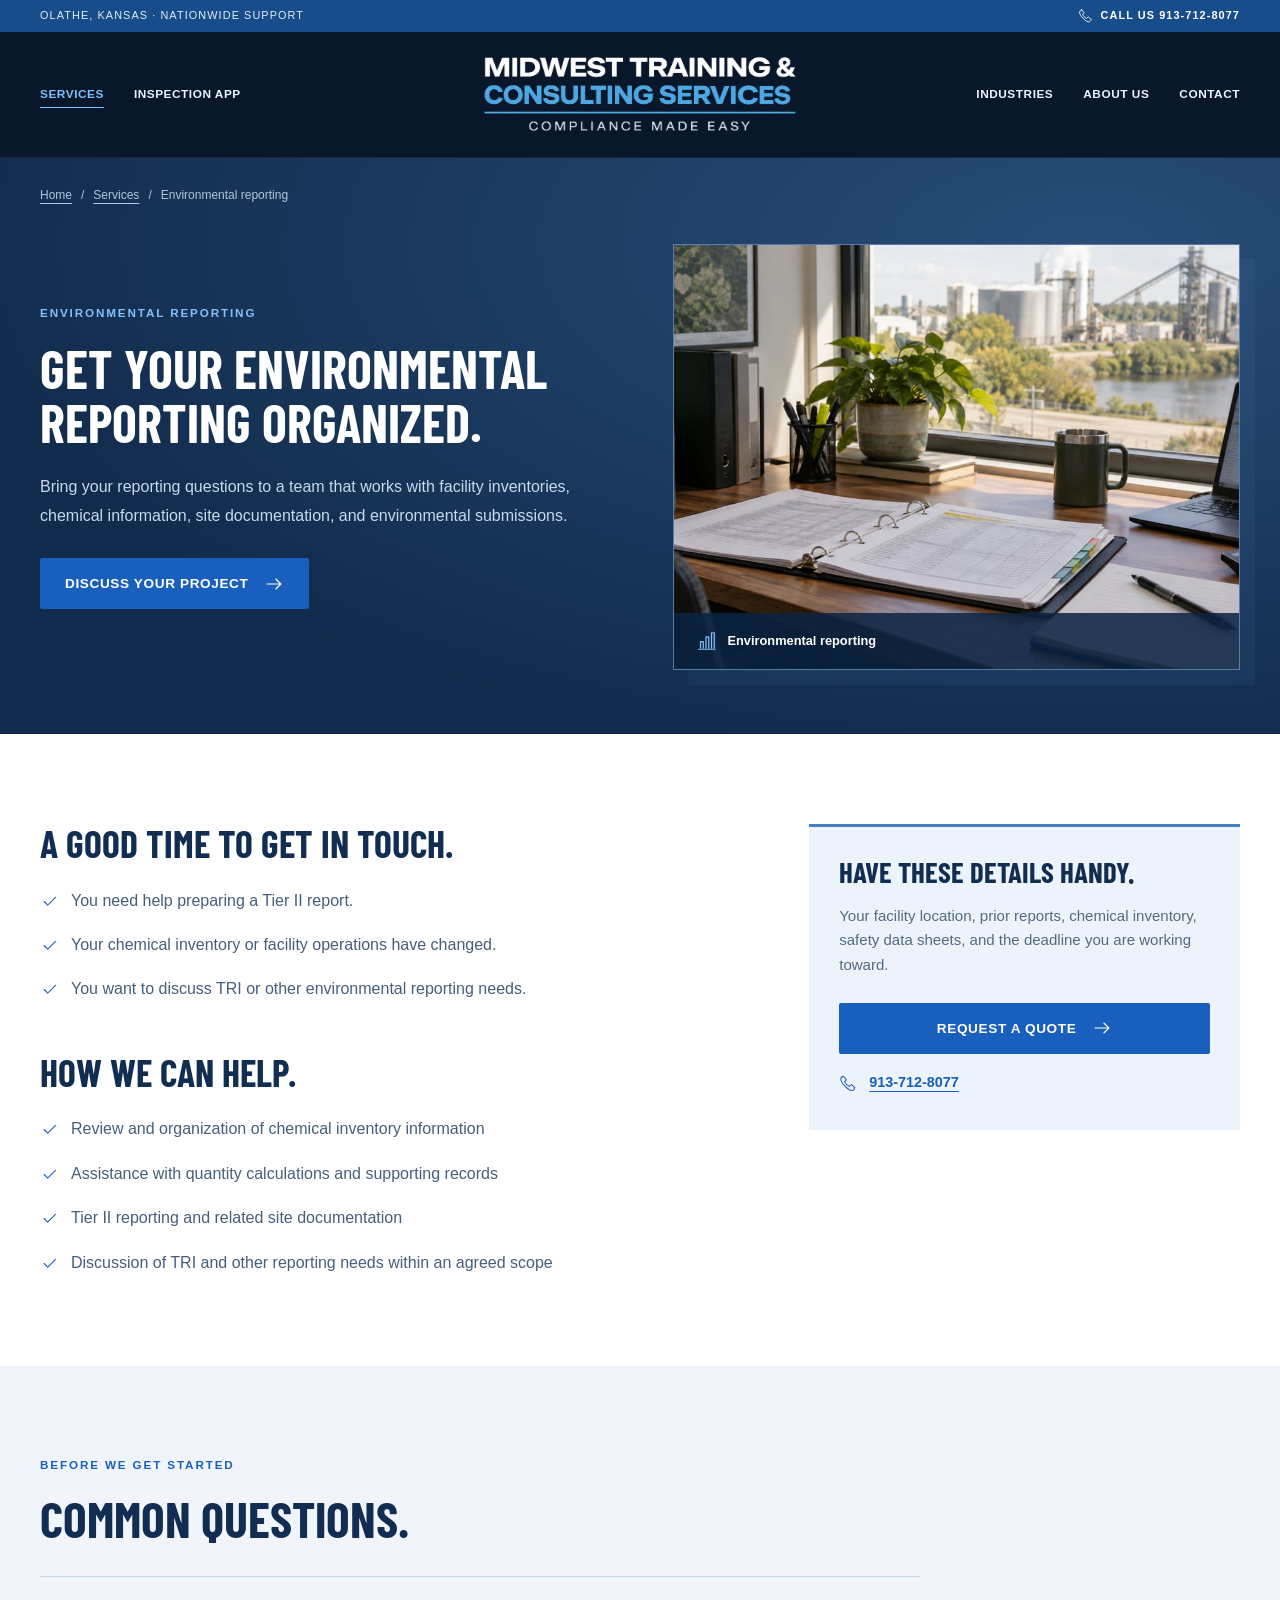
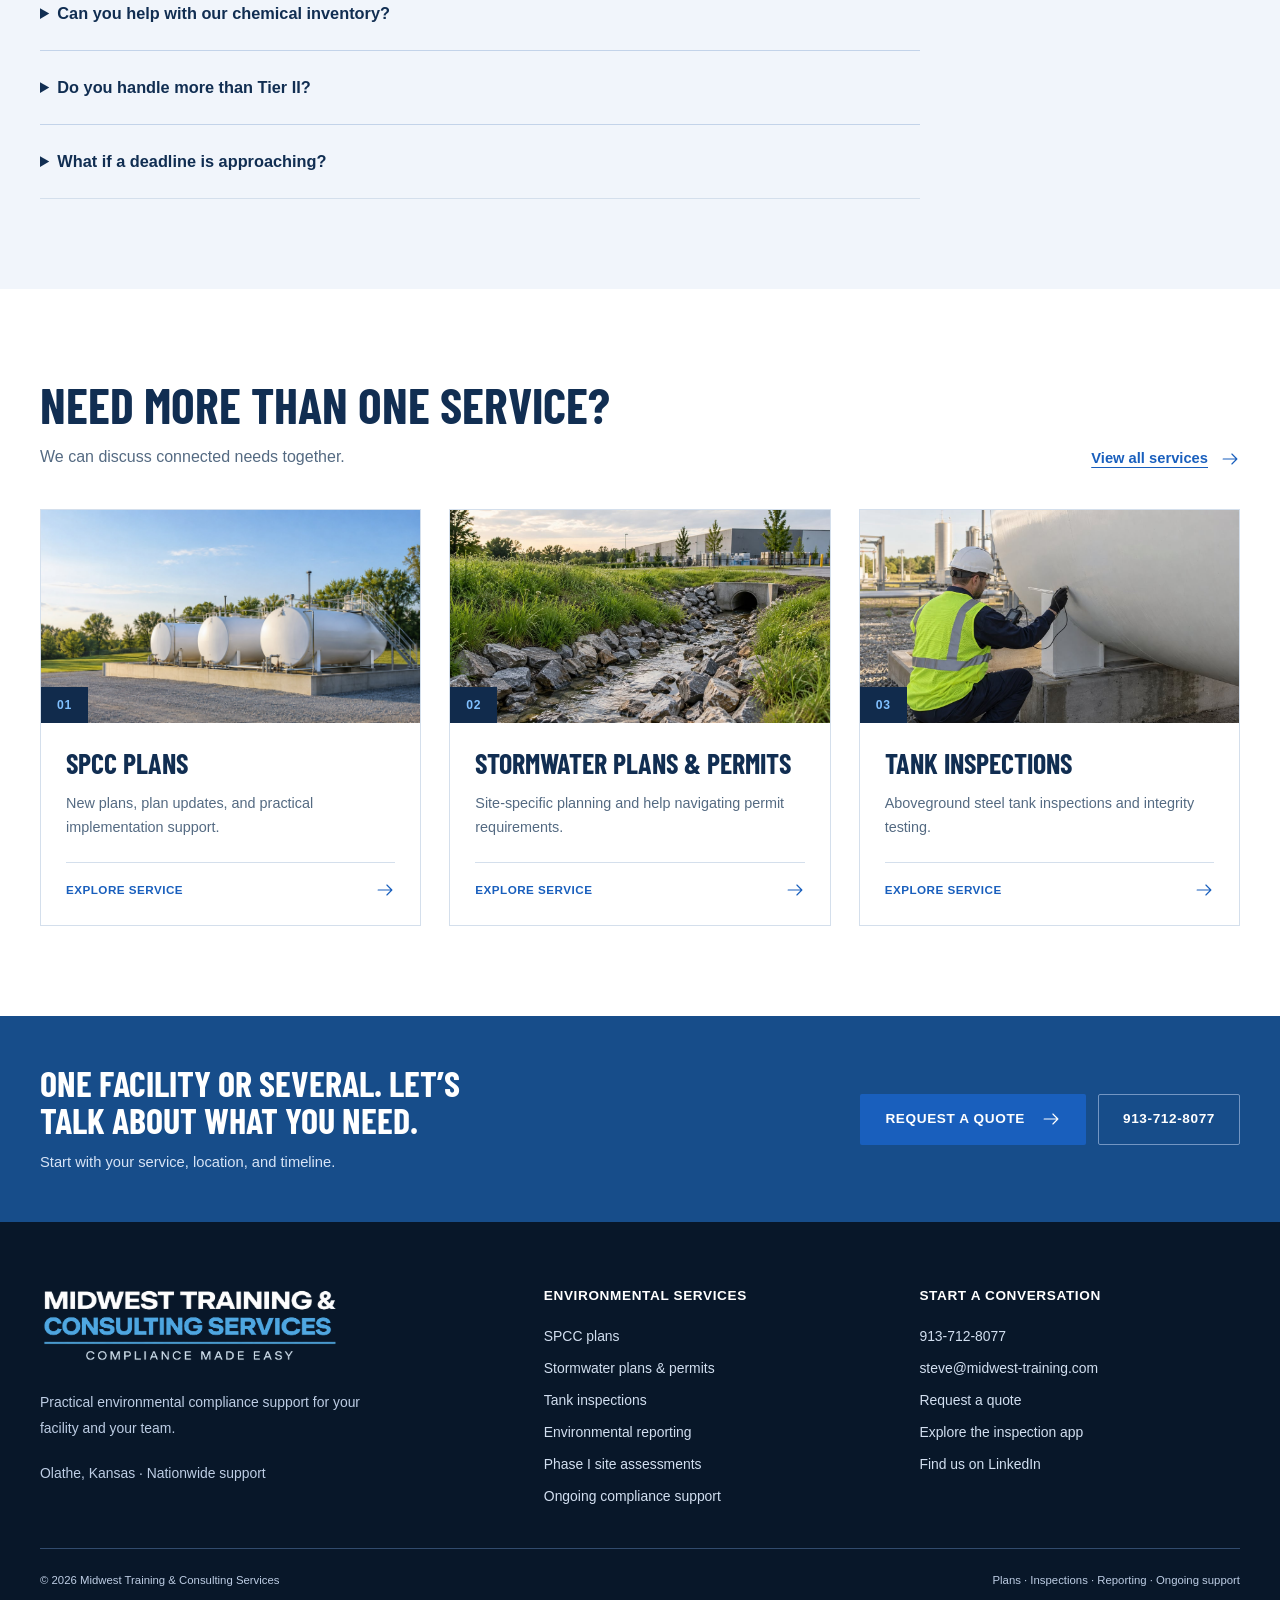
<file: environmental-reporting/index.html>
<!doctype html><html lang="en"><head><meta charset="UTF-8"><meta name="viewport" content="width=device-width, initial-scale=1"><meta name="theme-color" content="#112b4c"><title>Environmental reporting | Midwest Training &amp; Consulting</title><meta name="description" content="Tier II, TRI, and chemical inventory reporting assistance. Based in Olathe, Kansas, supporting facilities across the U.S."><link rel="icon" href="../assets/favicon.svg" type="image/svg+xml"><link rel="preload" as="font" href="../assets/fonts/barlow-condensed-bold.ttf" type="font/ttf" crossorigin><link rel="stylesheet" href="../assets/site.css"><link rel="stylesheet" href="../assets/theme.css"><script type="module" src="../assets/site.mjs?v=1befd25fa9a1"></script><link rel="canonical" href="https://christophermsmith0714-collab.github.io/midwest-training-website/environmental-reporting/"><meta property="og:type" content="website"><meta property="og:site_name" content="Midwest Training &amp; Consulting Services"><meta property="og:title" content="Environmental reporting | Midwest Training &amp; Consulting"><meta property="og:description" content="Tier II, TRI, and chemical inventory reporting assistance. Based in Olathe, Kansas, supporting facilities across the U.S."><meta property="og:url" content="https://christophermsmith0714-collab.github.io/midwest-training-website/environmental-reporting/"><meta property="og:image" content="https://christophermsmith0714-collab.github.io/midwest-training-website/assets/environmental-hero.jpg"><meta property="og:image:alt" content="Illustrative industrial facility with aboveground tanks and stormwater controls"><meta name="twitter:card" content="summary_large_image"><script type="application/ld+json">{"@context":"https://schema.org","@type":"Organization","@id":"https://christophermsmith0714-collab.github.io/midwest-training-website/#organization","name":"Midwest Training & Consulting Services","url":"https://christophermsmith0714-collab.github.io/midwest-training-website/","telephone":"+19137128077","email":"steve@midwest-training.com","sameAs":["https://www.linkedin.com/company/midwest-training-and-consulting-services/"]}</script></head><body class="interior-page">
  <a class="skip-link" href="#main">Skip to content</a>
  <div class="utility-bar"><div class="container"><span>Olathe, Kansas · Nationwide support</span><a href="tel:+19137128077"><svg class="icon" width="15" height="15" viewBox="0 0 32 32" fill="none" stroke="currentColor" stroke-width="1.8" stroke-linecap="round" stroke-linejoin="round" aria-hidden="true"><path d="m8 4 5 6-3 4c2 4 4 6 8 8l4-3 6 5c-2 9-9 6-17-2S0 6 8 4Z"/></svg> Call us 913-712-8077</a></div></div>
  <header class="site-header"><div class="container header-inner">
    <nav class="desktop-nav nav-left" aria-label="Services navigation"><a href="../services/" aria-current="page">Services</a><a href="../inspection-app/">Inspection App</a></nav>
    <a class="brand" href="../" aria-label="Midwest Training & Consulting Services home"><span class="brand-logo"><img src="../assets/mtcs-logo-dark.png" alt="Midwest Training &amp; Consulting Services — Compliance Made Easy" width="2031" height="774"></span></a>
    <nav class="desktop-nav nav-right" aria-label="Company navigation"><a href="../industries/">Industries</a><a href="../about/">About us</a><a href="../contact/">Contact</a></nav>
    <details class="mobile-menu"><summary>Menu <svg class="icon" width="22" height="22" viewBox="0 0 32 32" fill="none" stroke="currentColor" stroke-width="1.8" stroke-linecap="round" stroke-linejoin="round" aria-hidden="true"><path d="M5 8h22M5 16h22M5 24h22"/></svg></summary><nav aria-label="Mobile navigation"><a href="../services/" aria-current="page">Services</a><a href="../inspection-app/">Inspection App</a><a href="../industries/">Industries</a><a href="../about/">About us</a><a href="../contact/">Contact</a><a href="tel:+19137128077">Call 913-712-8077</a></nav></details>
  </div></header><main id="main"><section class="page-hero service-hero"><div class="container"><nav class="breadcrumbs" aria-label="Breadcrumb"><a href="../">Home</a><span aria-hidden="true">/</span><a href="../services/">Services</a><span aria-hidden="true">/</span><span aria-current="page">Environmental reporting</span></nav><div class="page-hero-grid"><div><p class="eyebrow">Environmental reporting</p><h1>Get your environmental reporting organized.</h1><p class="lede">Bring your reporting questions to a team that works with facility inventories, chemical information, site documentation, and environmental submissions.</p><a class="button" href="../contact/?service=environmental-reporting#request-quote">Discuss your project <svg class="icon" width="20" height="20" viewBox="0 0 32 32" fill="none" stroke="currentColor" stroke-width="1.8" stroke-linecap="round" stroke-linejoin="round" aria-hidden="true"><path d="M5 16h22m-8-8 8 8-8 8"/></svg></a></div><figure class="service-photo"><img src="../assets/reporting-service.jpg" alt="Illustrative workspace with inventory records and environmental reporting documents." width="1200" height="675" fetchpriority="high"><figcaption><svg class="icon" width="22" height="22" viewBox="0 0 32 32" fill="none" stroke="currentColor" stroke-width="1.8" stroke-linecap="round" stroke-linejoin="round" aria-hidden="true"><path d="M5 28h24M8 26V17h4v9M16 26V10h4v16M24 26V4h4v22"/></svg> Environmental reporting</figcaption></figure></div></div></section>
  <section class="section"><div class="container service-body"><div><section class="body-section"><h2>A good time to get in touch.</h2><ul class="detail-list"><li><svg class="icon" width="20" height="20" viewBox="0 0 32 32" fill="none" stroke="currentColor" stroke-width="1.8" stroke-linecap="round" stroke-linejoin="round" aria-hidden="true"><path d="m7 16 6 6L26 9"/></svg><span>You need help preparing a Tier II report.</span></li><li><svg class="icon" width="20" height="20" viewBox="0 0 32 32" fill="none" stroke="currentColor" stroke-width="1.8" stroke-linecap="round" stroke-linejoin="round" aria-hidden="true"><path d="m7 16 6 6L26 9"/></svg><span>Your chemical inventory or facility operations have changed.</span></li><li><svg class="icon" width="20" height="20" viewBox="0 0 32 32" fill="none" stroke="currentColor" stroke-width="1.8" stroke-linecap="round" stroke-linejoin="round" aria-hidden="true"><path d="m7 16 6 6L26 9"/></svg><span>You want to discuss TRI or other environmental reporting needs.</span></li></ul></section><section class="body-section"><h2>How we can help.</h2><ul class="detail-list"><li><svg class="icon" width="20" height="20" viewBox="0 0 32 32" fill="none" stroke="currentColor" stroke-width="1.8" stroke-linecap="round" stroke-linejoin="round" aria-hidden="true"><path d="m7 16 6 6L26 9"/></svg><span>Review and organization of chemical inventory information</span></li><li><svg class="icon" width="20" height="20" viewBox="0 0 32 32" fill="none" stroke="currentColor" stroke-width="1.8" stroke-linecap="round" stroke-linejoin="round" aria-hidden="true"><path d="m7 16 6 6L26 9"/></svg><span>Assistance with quantity calculations and supporting records</span></li><li><svg class="icon" width="20" height="20" viewBox="0 0 32 32" fill="none" stroke="currentColor" stroke-width="1.8" stroke-linecap="round" stroke-linejoin="round" aria-hidden="true"><path d="m7 16 6 6L26 9"/></svg><span>Tier II reporting and related site documentation</span></li><li><svg class="icon" width="20" height="20" viewBox="0 0 32 32" fill="none" stroke="currentColor" stroke-width="1.8" stroke-linecap="round" stroke-linejoin="round" aria-hidden="true"><path d="m7 16 6 6L26 9"/></svg><span>Discussion of TRI and other reporting needs within an agreed scope</span></li></ul></section></div><aside class="project-aside"><h2>Have these details handy.</h2><p>Your facility location, prior reports, chemical inventory, safety data sheets, and the deadline you are working toward.</p><a class="button" href="../contact/?service=environmental-reporting#request-quote">Request a quote <svg class="icon" width="20" height="20" viewBox="0 0 32 32" fill="none" stroke="currentColor" stroke-width="1.8" stroke-linecap="round" stroke-linejoin="round" aria-hidden="true"><path d="M5 16h22m-8-8 8 8-8 8"/></svg></a><a class="text-link" href="tel:+19137128077"><svg class="icon" width="18" height="18" viewBox="0 0 32 32" fill="none" stroke="currentColor" stroke-width="1.8" stroke-linecap="round" stroke-linejoin="round" aria-hidden="true"><path d="m8 4 5 6-3 4c2 4 4 6 8 8l4-3 6 5c-2 9-9 6-17-2S0 6 8 4Z"/></svg>913-712-8077</a></aside></div></section>
  <section class="section section-soft"><div class="container"><p class="eyebrow">Before we get started</p><h2>Common questions.</h2><div class="faq-list"><details><summary>Can you help with our chemical inventory?</summary><p>Yes. We can discuss the records you have and the information needed for your reporting project.</p></details><details><summary>Do you handle more than Tier II?</summary><p>Our services include TRI and Tier II reporting. Describe any other reporting questions so we can confirm the appropriate scope.</p></details><details><summary>What if a deadline is approaching?</summary><p>Include the deadline in your inquiry or call the team directly so timing can be discussed before work is scheduled.</p></details></div></div></section>
  <section class="section"><div class="container"><div class="section-heading"><div><h2>Need more than one service?</h2><p class="muted">We can discuss connected needs together.</p></div><a class="text-link" href="../services/">View all services <svg class="icon" width="20" height="20" viewBox="0 0 32 32" fill="none" stroke="currentColor" stroke-width="1.8" stroke-linecap="round" stroke-linejoin="round" aria-hidden="true"><path d="M5 16h22m-8-8 8 8-8 8"/></svg></a></div><div class="services-grid"><a class="service-card" href="../spcc-plans/"><div class="card-photo"><img src="../assets/facility-hero.jpg" alt="" width="1200" height="675" loading="lazy"><span class="card-number">01</span></div><div class="card-content"><h3>SPCC plans</h3><p>New plans, plan updates, and practical implementation support.</p><span class="card-action">Explore service <svg class="icon" width="20" height="20" viewBox="0 0 32 32" fill="none" stroke="currentColor" stroke-width="1.8" stroke-linecap="round" stroke-linejoin="round" aria-hidden="true"><path d="M5 16h22m-8-8 8 8-8 8"/></svg></span></div></a><a class="service-card" href="../stormwater-plans-permits/"><div class="card-photo"><img src="../assets/stormwater-service.jpg" alt="" width="1200" height="675" loading="lazy"><span class="card-number">02</span></div><div class="card-content"><h3>Stormwater plans &amp; permits</h3><p>Site-specific planning and help navigating permit requirements.</p><span class="card-action">Explore service <svg class="icon" width="20" height="20" viewBox="0 0 32 32" fill="none" stroke="currentColor" stroke-width="1.8" stroke-linecap="round" stroke-linejoin="round" aria-hidden="true"><path d="M5 16h22m-8-8 8 8-8 8"/></svg></span></div></a><a class="service-card" href="../tank-inspections/"><div class="card-photo"><img src="../assets/tank-service.jpg" alt="" width="1200" height="675" loading="lazy"><span class="card-number">03</span></div><div class="card-content"><h3>Tank inspections</h3><p>Aboveground steel tank inspections and integrity testing.</p><span class="card-action">Explore service <svg class="icon" width="20" height="20" viewBox="0 0 32 32" fill="none" stroke="currentColor" stroke-width="1.8" stroke-linecap="round" stroke-linejoin="round" aria-hidden="true"><path d="M5 16h22m-8-8 8 8-8 8"/></svg></span></div></a></div></div></section><section class="cta-band"><div class="container cta-inner"><div><h2>One facility or several. Let’s talk about what you need.</h2><p>Start with your service, location, and timeline.</p></div><div class="cta-actions"><a class="button" href="../contact/">Request a quote <svg class="icon" width="20" height="20" viewBox="0 0 32 32" fill="none" stroke="currentColor" stroke-width="1.8" stroke-linecap="round" stroke-linejoin="round" aria-hidden="true"><path d="M5 16h22m-8-8 8 8-8 8"/></svg></a><a class="button button-outline" href="tel:+19137128077">913-712-8077</a></div></div></section></main><footer class="site-footer"><div class="container"><div class="footer-grid">
    <div><a class="brand" href="../" aria-label="Midwest Training & Consulting Services home"><span class="brand-logo"><img src="../assets/mtcs-logo-dark.png" alt="Midwest Training &amp; Consulting Services — Compliance Made Easy" width="2031" height="774"></span></a><p>Practical environmental compliance support for your facility and your team.</p><p>Olathe, Kansas · Nationwide support</p></div>
    <div><h3>Environmental services</h3><ul><li><a href="../spcc-plans/">SPCC plans</a></li><li><a href="../stormwater-plans-permits/">Stormwater plans &amp; permits</a></li><li><a href="../tank-inspections/">Tank inspections</a></li><li><a href="../environmental-reporting/">Environmental reporting</a></li><li><a href="../phase-i-environmental-site-assessments/">Phase I site assessments</a></li><li><a href="../ongoing-compliance/">Ongoing compliance support</a></li></ul></div>
    <div><h3>Start a conversation</h3><ul><li><a href="tel:+19137128077">913-712-8077</a></li><li><a href="mailto:steve@midwest-training.com">steve@midwest-training.com</a></li><li><a href="../contact/">Request a quote</a></li><li><a href="../inspection-app/">Explore the inspection app</a></li><li><a href="https://www.linkedin.com/company/midwest-training-and-consulting-services/" rel="noopener" target="_blank">Find us on LinkedIn</a></li></ul></div>
  </div><div class="footer-bottom"><span>© 2026 Midwest Training &amp; Consulting Services</span><span>Plans · Inspections · Reporting · Ongoing support</span></div></div></footer></body></html>
</file>
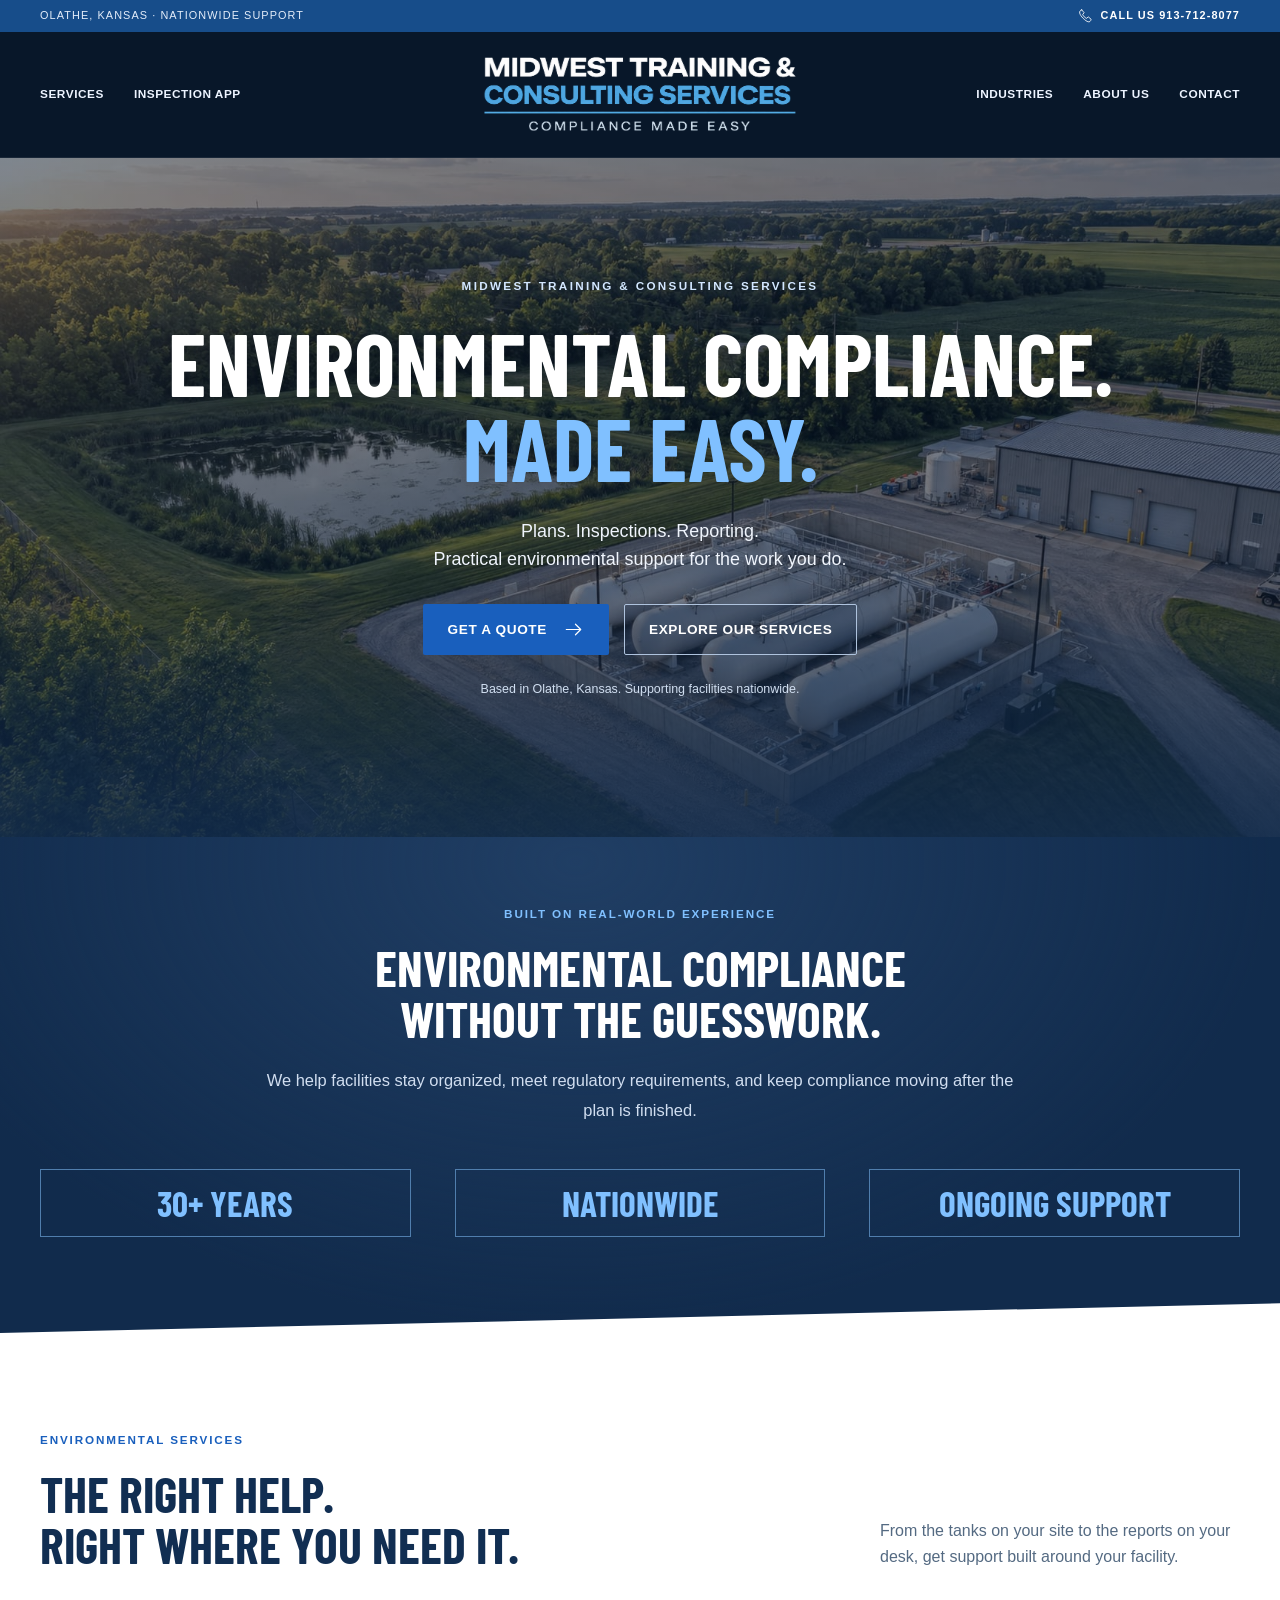
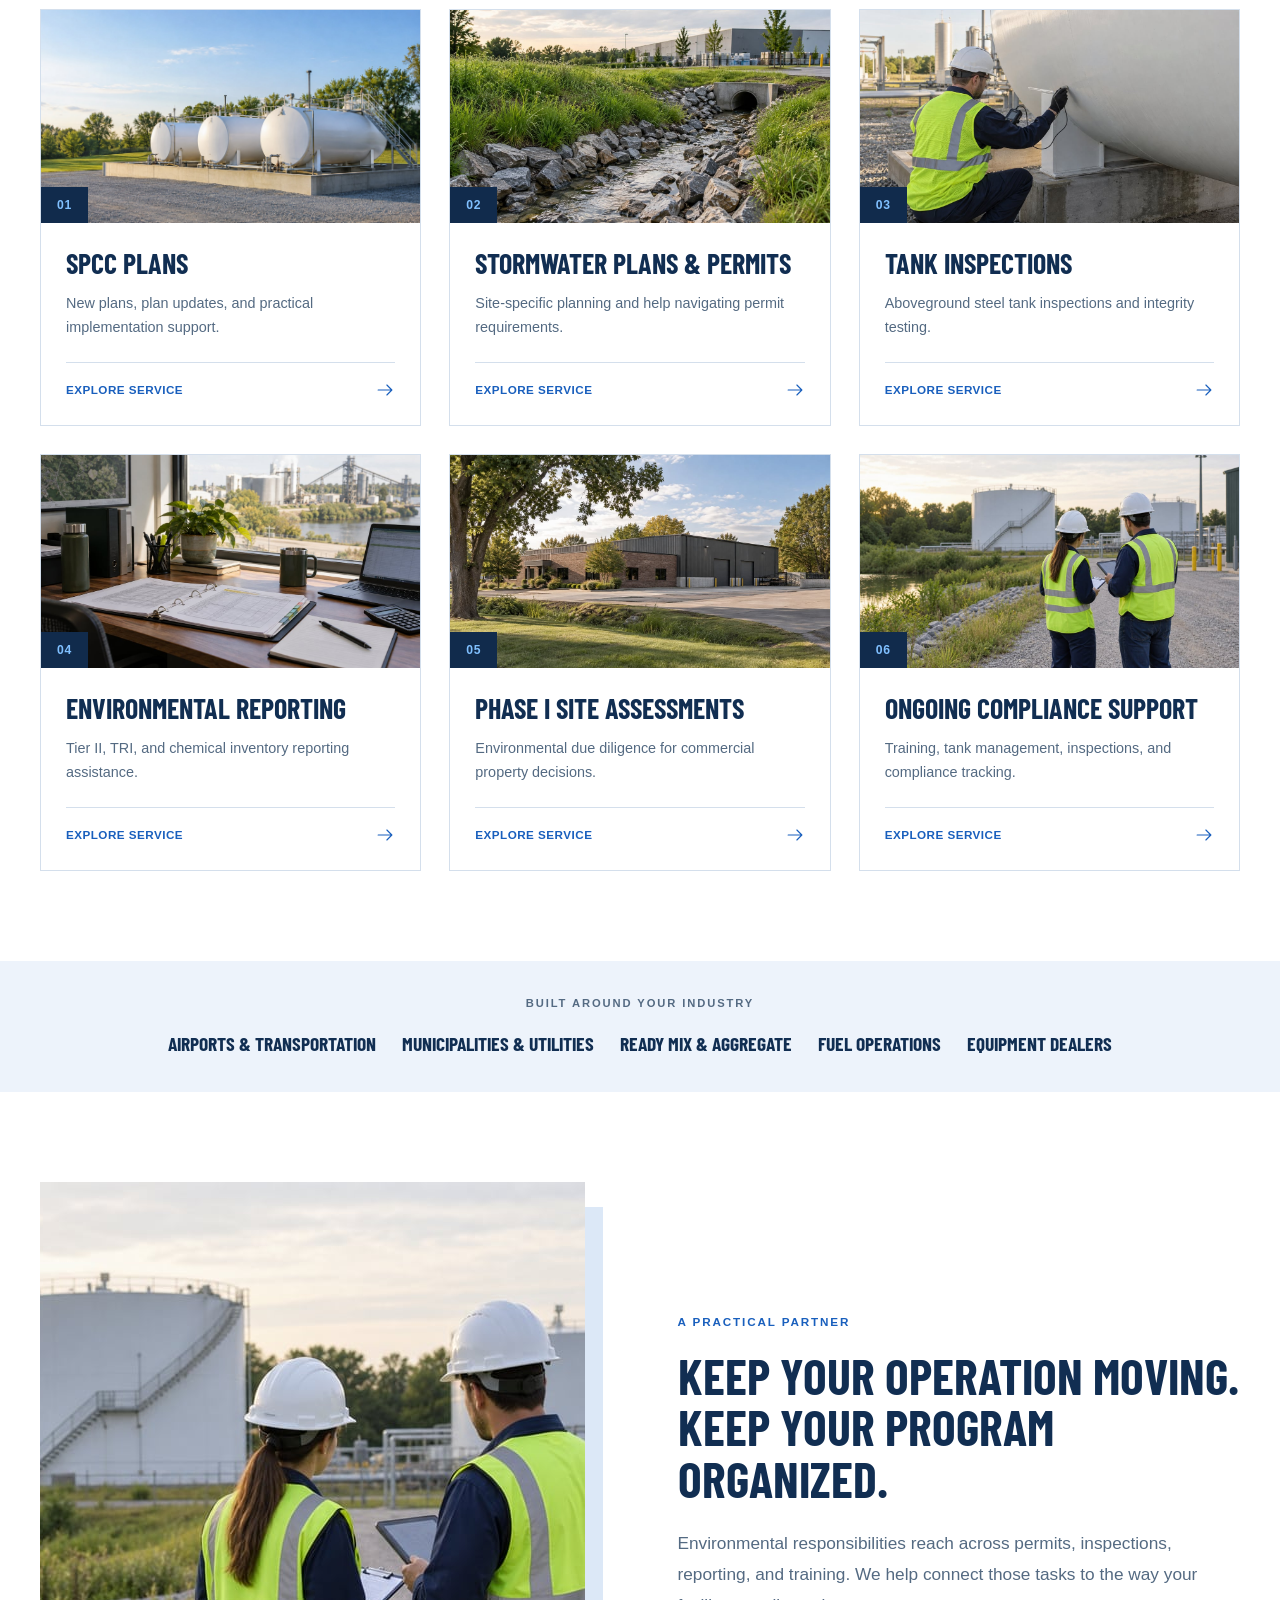
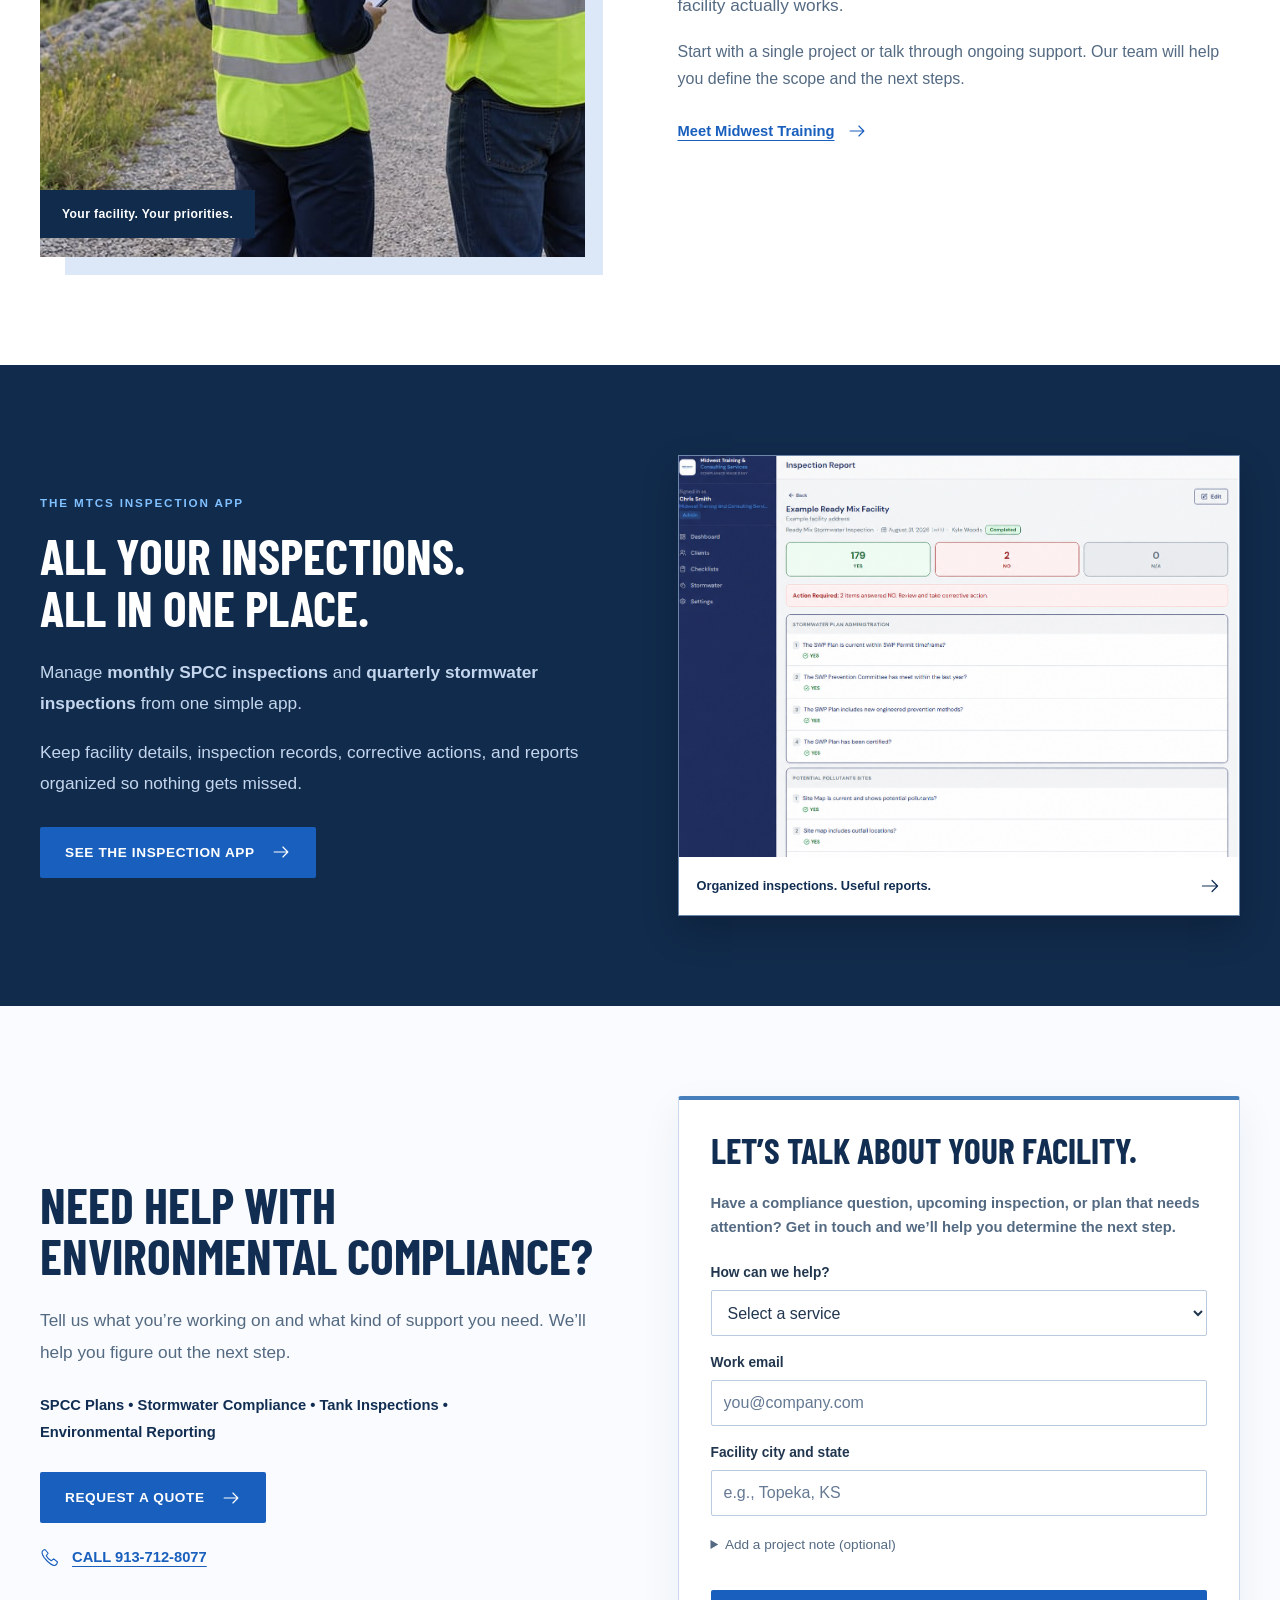
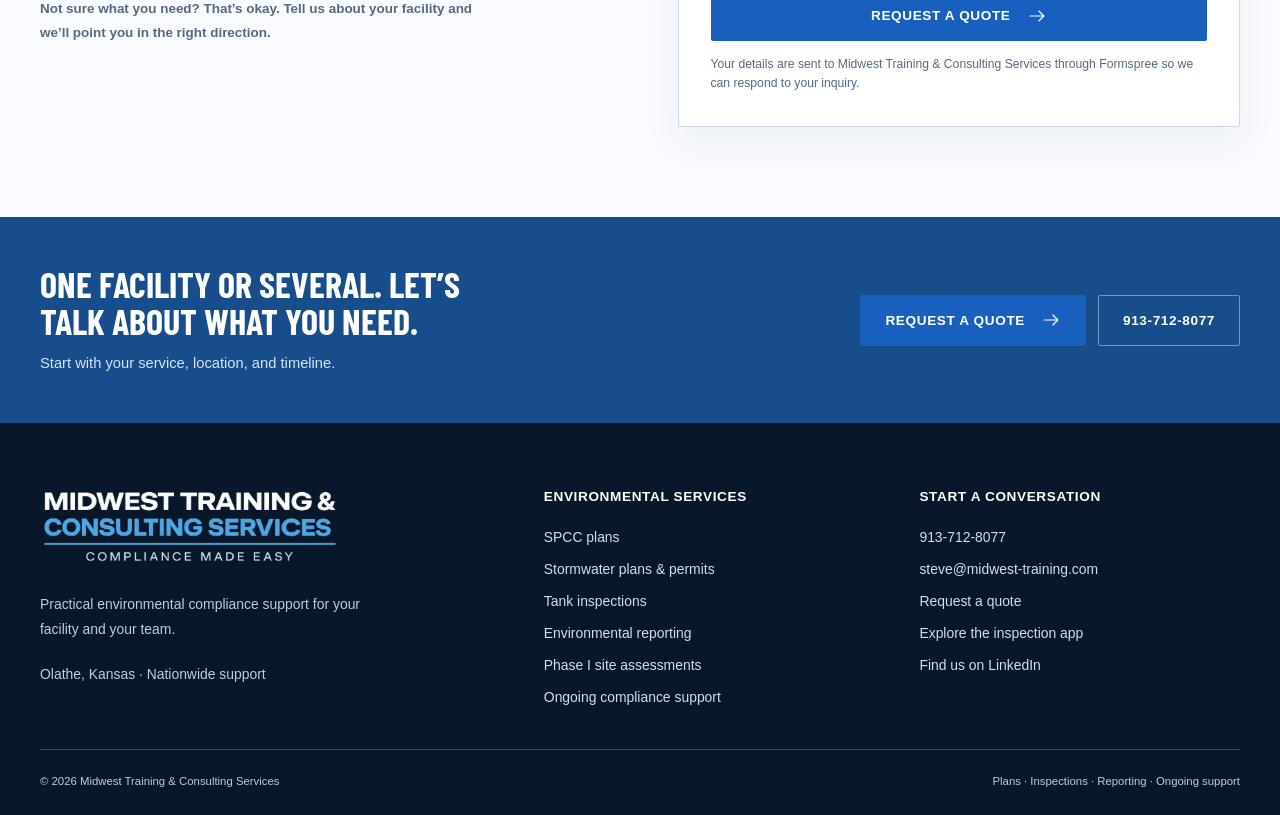
<file: home/index.html>
<!doctype html><html lang="en"><head><meta charset="utf-8"><meta name="viewport" content="width=device-width, initial-scale=1"><meta name="robots" content="noindex, nofollow"><link rel="canonical" href="https://christophermsmith0714-collab.github.io/midwest-training-website/"><title>Midwest Training &amp; Consulting Services</title><script>const destination = new URL('../', location.href); destination.search = location.search; destination.hash = location.hash; location.replace(destination.href);</script><meta http-equiv="refresh" content="0;url=../"></head><body><p>This page has moved. <a href="../">Visit Midwest Training &amp; Consulting Services</a>.</p></body></html>
</file>
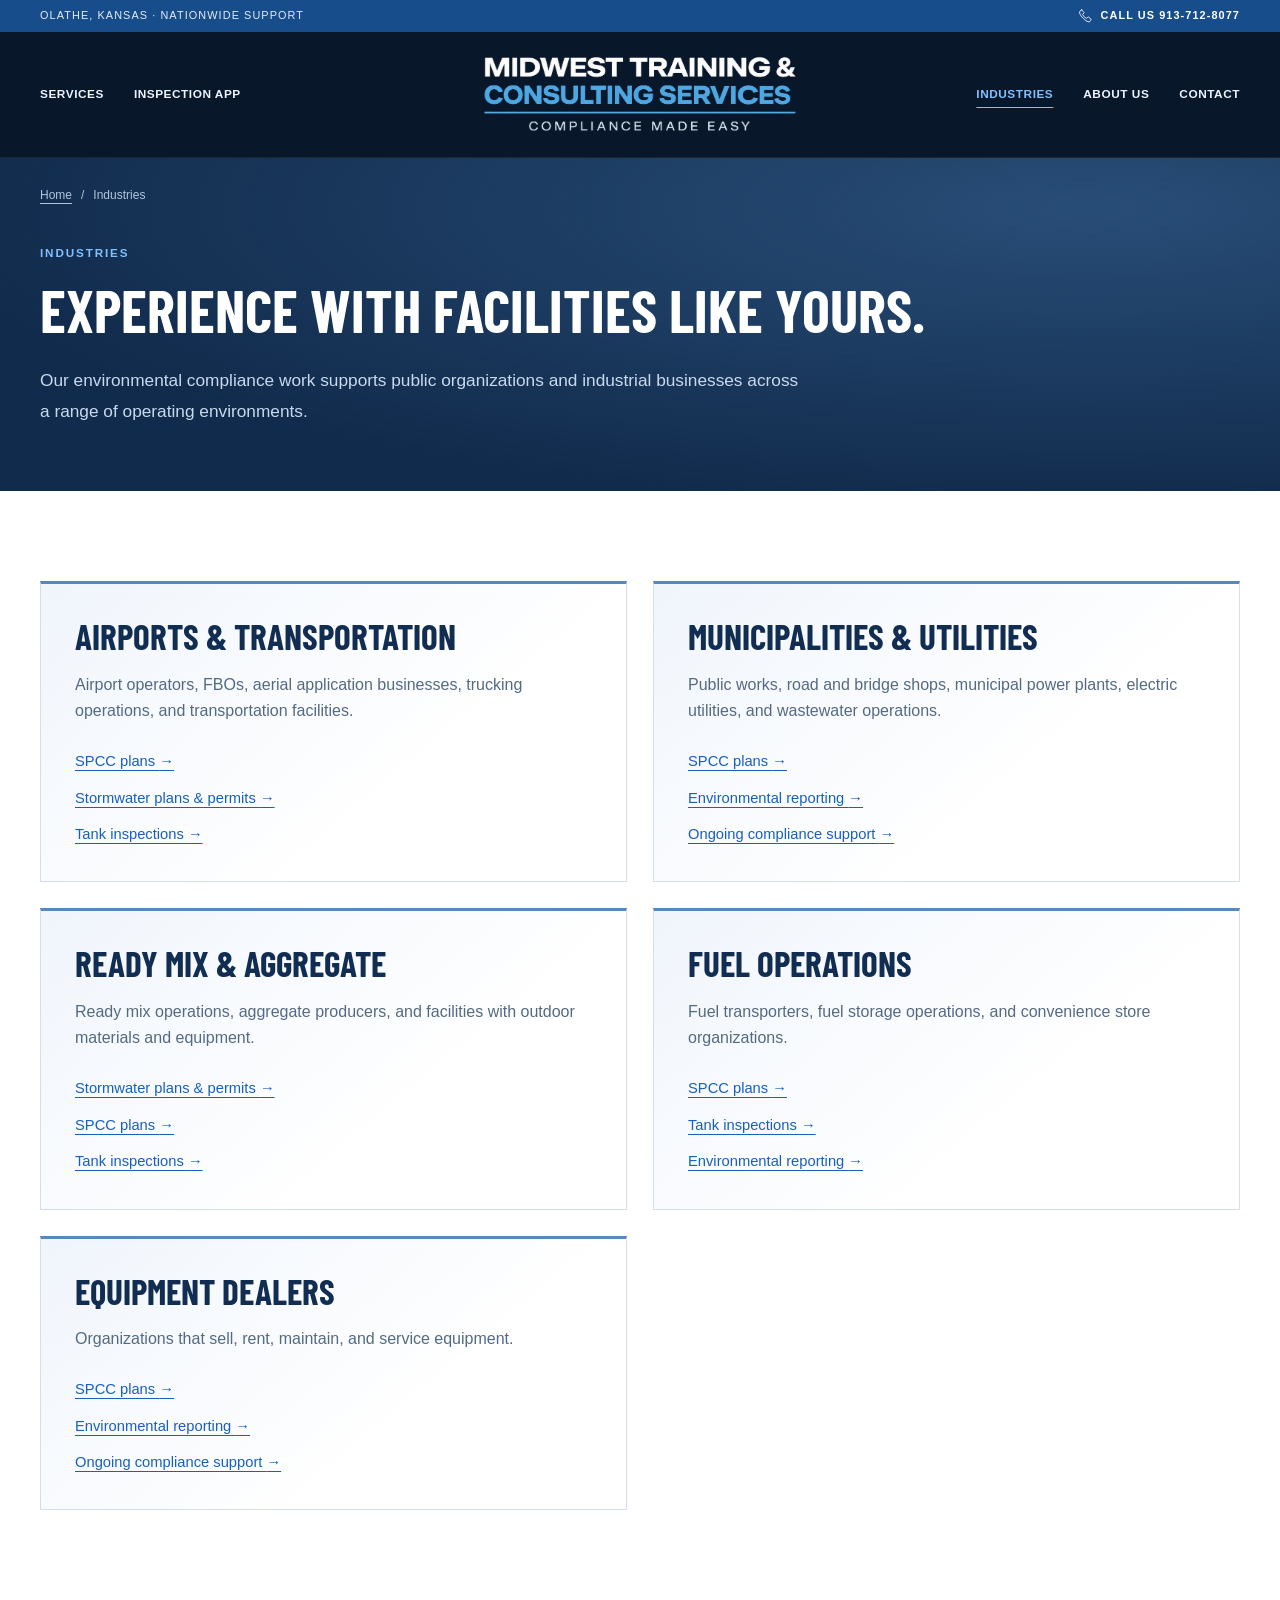
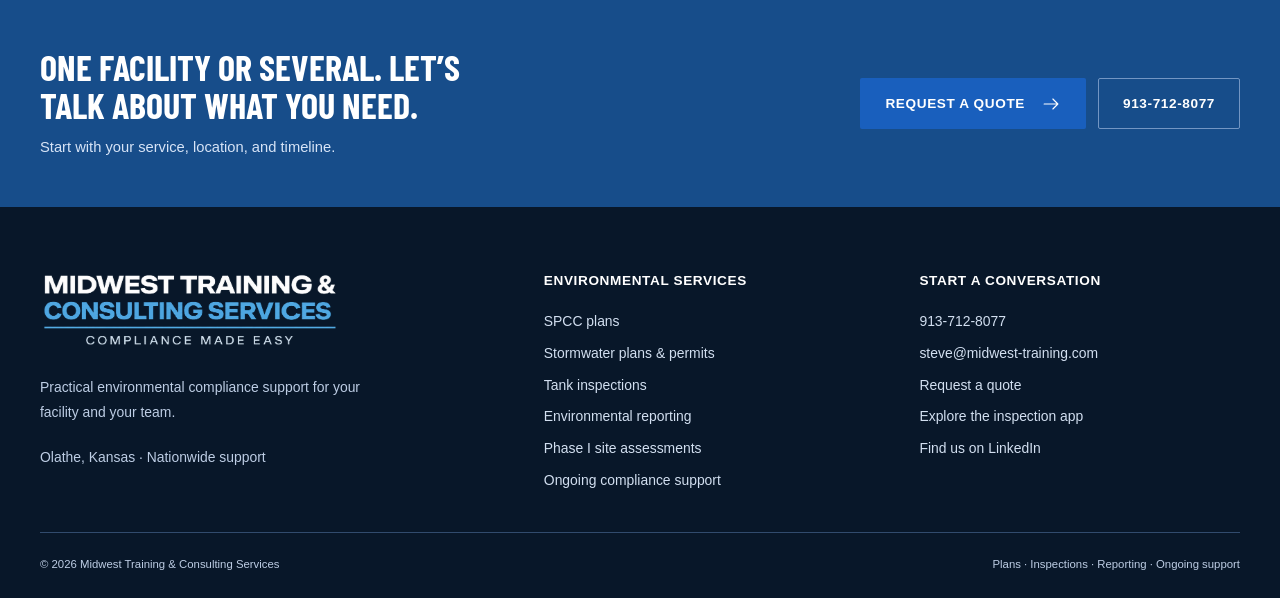
<file: industries/index.html>
<!doctype html><html lang="en"><head><meta charset="UTF-8"><meta name="viewport" content="width=device-width, initial-scale=1"><meta name="theme-color" content="#112b4c"><title>Industries We Serve | Midwest Training</title><meta name="description" content="Environmental compliance support for transportation, municipalities, utilities, aggregate, fuel operations, and equipment dealers."><link rel="icon" href="../assets/favicon.svg" type="image/svg+xml"><link rel="preload" as="font" href="../assets/fonts/barlow-condensed-bold.ttf" type="font/ttf" crossorigin><link rel="stylesheet" href="../assets/site.css"><link rel="stylesheet" href="../assets/theme.css"><script type="module" src="../assets/site.mjs?v=1befd25fa9a1"></script><link rel="canonical" href="https://christophermsmith0714-collab.github.io/midwest-training-website/industries/"><meta property="og:type" content="website"><meta property="og:site_name" content="Midwest Training &amp; Consulting Services"><meta property="og:title" content="Industries We Serve | Midwest Training"><meta property="og:description" content="Environmental compliance support for transportation, municipalities, utilities, aggregate, fuel operations, and equipment dealers."><meta property="og:url" content="https://christophermsmith0714-collab.github.io/midwest-training-website/industries/"><meta property="og:image" content="https://christophermsmith0714-collab.github.io/midwest-training-website/assets/environmental-hero.jpg"><meta property="og:image:alt" content="Illustrative industrial facility with aboveground tanks and stormwater controls"><meta name="twitter:card" content="summary_large_image"><script type="application/ld+json">{"@context":"https://schema.org","@type":"Organization","@id":"https://christophermsmith0714-collab.github.io/midwest-training-website/#organization","name":"Midwest Training & Consulting Services","url":"https://christophermsmith0714-collab.github.io/midwest-training-website/","telephone":"+19137128077","email":"steve@midwest-training.com","sameAs":["https://www.linkedin.com/company/midwest-training-and-consulting-services/"]}</script></head><body class="interior-page">
  <a class="skip-link" href="#main">Skip to content</a>
  <div class="utility-bar"><div class="container"><span>Olathe, Kansas · Nationwide support</span><a href="tel:+19137128077"><svg class="icon" width="15" height="15" viewBox="0 0 32 32" fill="none" stroke="currentColor" stroke-width="1.8" stroke-linecap="round" stroke-linejoin="round" aria-hidden="true"><path d="m8 4 5 6-3 4c2 4 4 6 8 8l4-3 6 5c-2 9-9 6-17-2S0 6 8 4Z"/></svg> Call us 913-712-8077</a></div></div>
  <header class="site-header"><div class="container header-inner">
    <nav class="desktop-nav nav-left" aria-label="Services navigation"><a href="../services/">Services</a><a href="../inspection-app/">Inspection App</a></nav>
    <a class="brand" href="../" aria-label="Midwest Training & Consulting Services home"><span class="brand-logo"><img src="../assets/mtcs-logo-dark.png" alt="Midwest Training &amp; Consulting Services — Compliance Made Easy" width="2031" height="774"></span></a>
    <nav class="desktop-nav nav-right" aria-label="Company navigation"><a href="../industries/" aria-current="page">Industries</a><a href="../about/">About us</a><a href="../contact/">Contact</a></nav>
    <details class="mobile-menu"><summary>Menu <svg class="icon" width="22" height="22" viewBox="0 0 32 32" fill="none" stroke="currentColor" stroke-width="1.8" stroke-linecap="round" stroke-linejoin="round" aria-hidden="true"><path d="M5 8h22M5 16h22M5 24h22"/></svg></summary><nav aria-label="Mobile navigation"><a href="../services/">Services</a><a href="../inspection-app/">Inspection App</a><a href="../industries/" aria-current="page">Industries</a><a href="../about/">About us</a><a href="../contact/">Contact</a><a href="tel:+19137128077">Call 913-712-8077</a></nav></details>
  </div></header><main id="main"><section class="page-hero"><div class="container"><nav class="breadcrumbs" aria-label="Breadcrumb"><a href="../">Home</a><span aria-hidden="true">/</span><span aria-current="page">Industries</span></nav><p class="eyebrow">Industries</p><h1>Experience with facilities like yours.</h1><p class="lede">Our environmental compliance work supports public organizations and industrial businesses across a range of operating environments.</p></div></section><section class="section"><div class="container industry-grid"><article class="industry-card" id="industry-1"><h2 style="font-size:1.6rem">Airports &amp; transportation</h2><p>Airport operators, FBOs, aerial application businesses, trucking operations, and transportation facilities.</p><ul><li><a href="../spcc-plans/">SPCC plans <span aria-hidden="true">→</span></a></li><li><a href="../stormwater-plans-permits/">Stormwater plans &amp; permits <span aria-hidden="true">→</span></a></li><li><a href="../tank-inspections/">Tank inspections <span aria-hidden="true">→</span></a></li></ul></article><article class="industry-card" id="industry-2"><h2 style="font-size:1.6rem">Municipalities &amp; utilities</h2><p>Public works, road and bridge shops, municipal power plants, electric utilities, and wastewater operations.</p><ul><li><a href="../spcc-plans/">SPCC plans <span aria-hidden="true">→</span></a></li><li><a href="../environmental-reporting/">Environmental reporting <span aria-hidden="true">→</span></a></li><li><a href="../ongoing-compliance/">Ongoing compliance support <span aria-hidden="true">→</span></a></li></ul></article><article class="industry-card" id="industry-3"><h2 style="font-size:1.6rem">Ready mix &amp; aggregate</h2><p>Ready mix operations, aggregate producers, and facilities with outdoor materials and equipment.</p><ul><li><a href="../stormwater-plans-permits/">Stormwater plans &amp; permits <span aria-hidden="true">→</span></a></li><li><a href="../spcc-plans/">SPCC plans <span aria-hidden="true">→</span></a></li><li><a href="../tank-inspections/">Tank inspections <span aria-hidden="true">→</span></a></li></ul></article><article class="industry-card" id="industry-4"><h2 style="font-size:1.6rem">Fuel operations</h2><p>Fuel transporters, fuel storage operations, and convenience store organizations.</p><ul><li><a href="../spcc-plans/">SPCC plans <span aria-hidden="true">→</span></a></li><li><a href="../tank-inspections/">Tank inspections <span aria-hidden="true">→</span></a></li><li><a href="../environmental-reporting/">Environmental reporting <span aria-hidden="true">→</span></a></li></ul></article><article class="industry-card" id="industry-5"><h2 style="font-size:1.6rem">Equipment dealers</h2><p>Organizations that sell, rent, maintain, and service equipment.</p><ul><li><a href="../spcc-plans/">SPCC plans <span aria-hidden="true">→</span></a></li><li><a href="../environmental-reporting/">Environmental reporting <span aria-hidden="true">→</span></a></li><li><a href="../ongoing-compliance/">Ongoing compliance support <span aria-hidden="true">→</span></a></li></ul></article></div></section><section class="cta-band"><div class="container cta-inner"><div><h2>One facility or several. Let’s talk about what you need.</h2><p>Start with your service, location, and timeline.</p></div><div class="cta-actions"><a class="button" href="../contact/">Request a quote <svg class="icon" width="20" height="20" viewBox="0 0 32 32" fill="none" stroke="currentColor" stroke-width="1.8" stroke-linecap="round" stroke-linejoin="round" aria-hidden="true"><path d="M5 16h22m-8-8 8 8-8 8"/></svg></a><a class="button button-outline" href="tel:+19137128077">913-712-8077</a></div></div></section></main><footer class="site-footer"><div class="container"><div class="footer-grid">
    <div><a class="brand" href="../" aria-label="Midwest Training & Consulting Services home"><span class="brand-logo"><img src="../assets/mtcs-logo-dark.png" alt="Midwest Training &amp; Consulting Services — Compliance Made Easy" width="2031" height="774"></span></a><p>Practical environmental compliance support for your facility and your team.</p><p>Olathe, Kansas · Nationwide support</p></div>
    <div><h3>Environmental services</h3><ul><li><a href="../spcc-plans/">SPCC plans</a></li><li><a href="../stormwater-plans-permits/">Stormwater plans &amp; permits</a></li><li><a href="../tank-inspections/">Tank inspections</a></li><li><a href="../environmental-reporting/">Environmental reporting</a></li><li><a href="../phase-i-environmental-site-assessments/">Phase I site assessments</a></li><li><a href="../ongoing-compliance/">Ongoing compliance support</a></li></ul></div>
    <div><h3>Start a conversation</h3><ul><li><a href="tel:+19137128077">913-712-8077</a></li><li><a href="mailto:steve@midwest-training.com">steve@midwest-training.com</a></li><li><a href="../contact/">Request a quote</a></li><li><a href="../inspection-app/">Explore the inspection app</a></li><li><a href="https://www.linkedin.com/company/midwest-training-and-consulting-services/" rel="noopener" target="_blank">Find us on LinkedIn</a></li></ul></div>
  </div><div class="footer-bottom"><span>© 2026 Midwest Training &amp; Consulting Services</span><span>Plans · Inspections · Reporting · Ongoing support</span></div></div></footer></body></html>
</file>
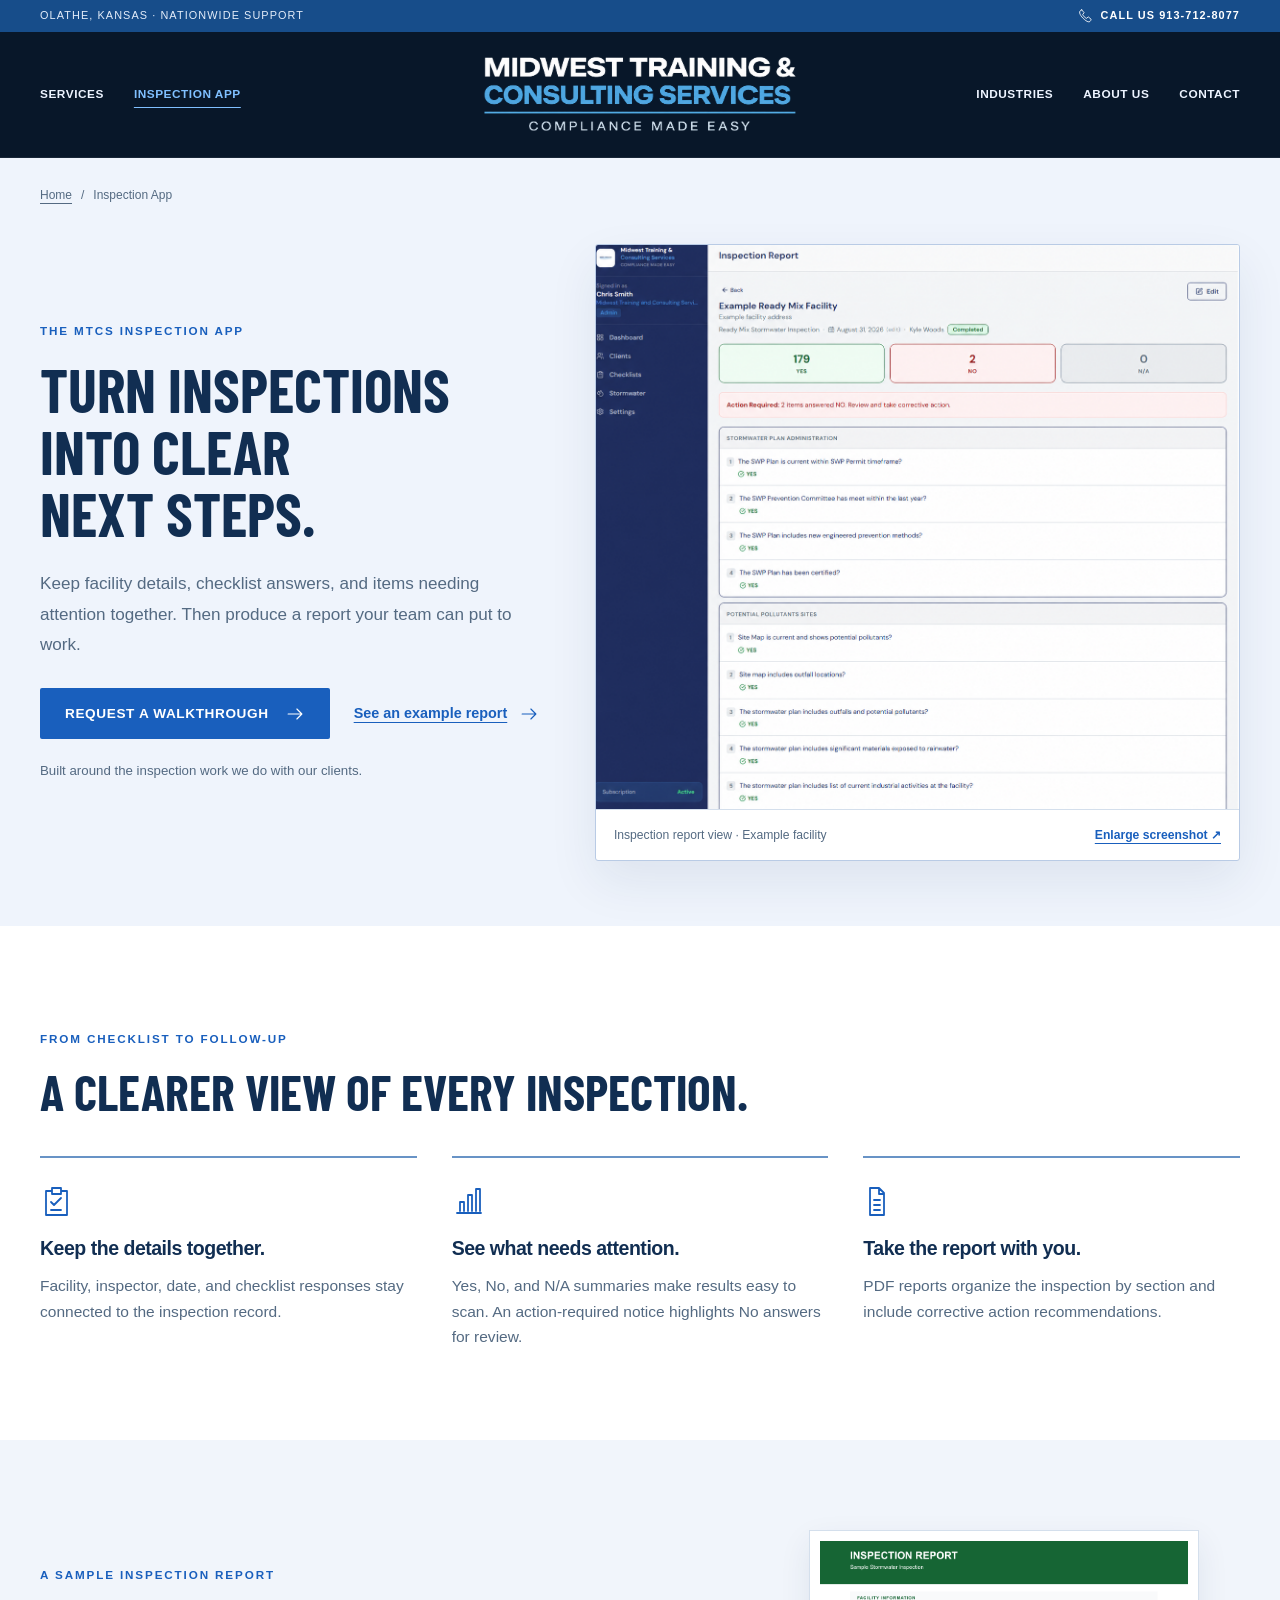
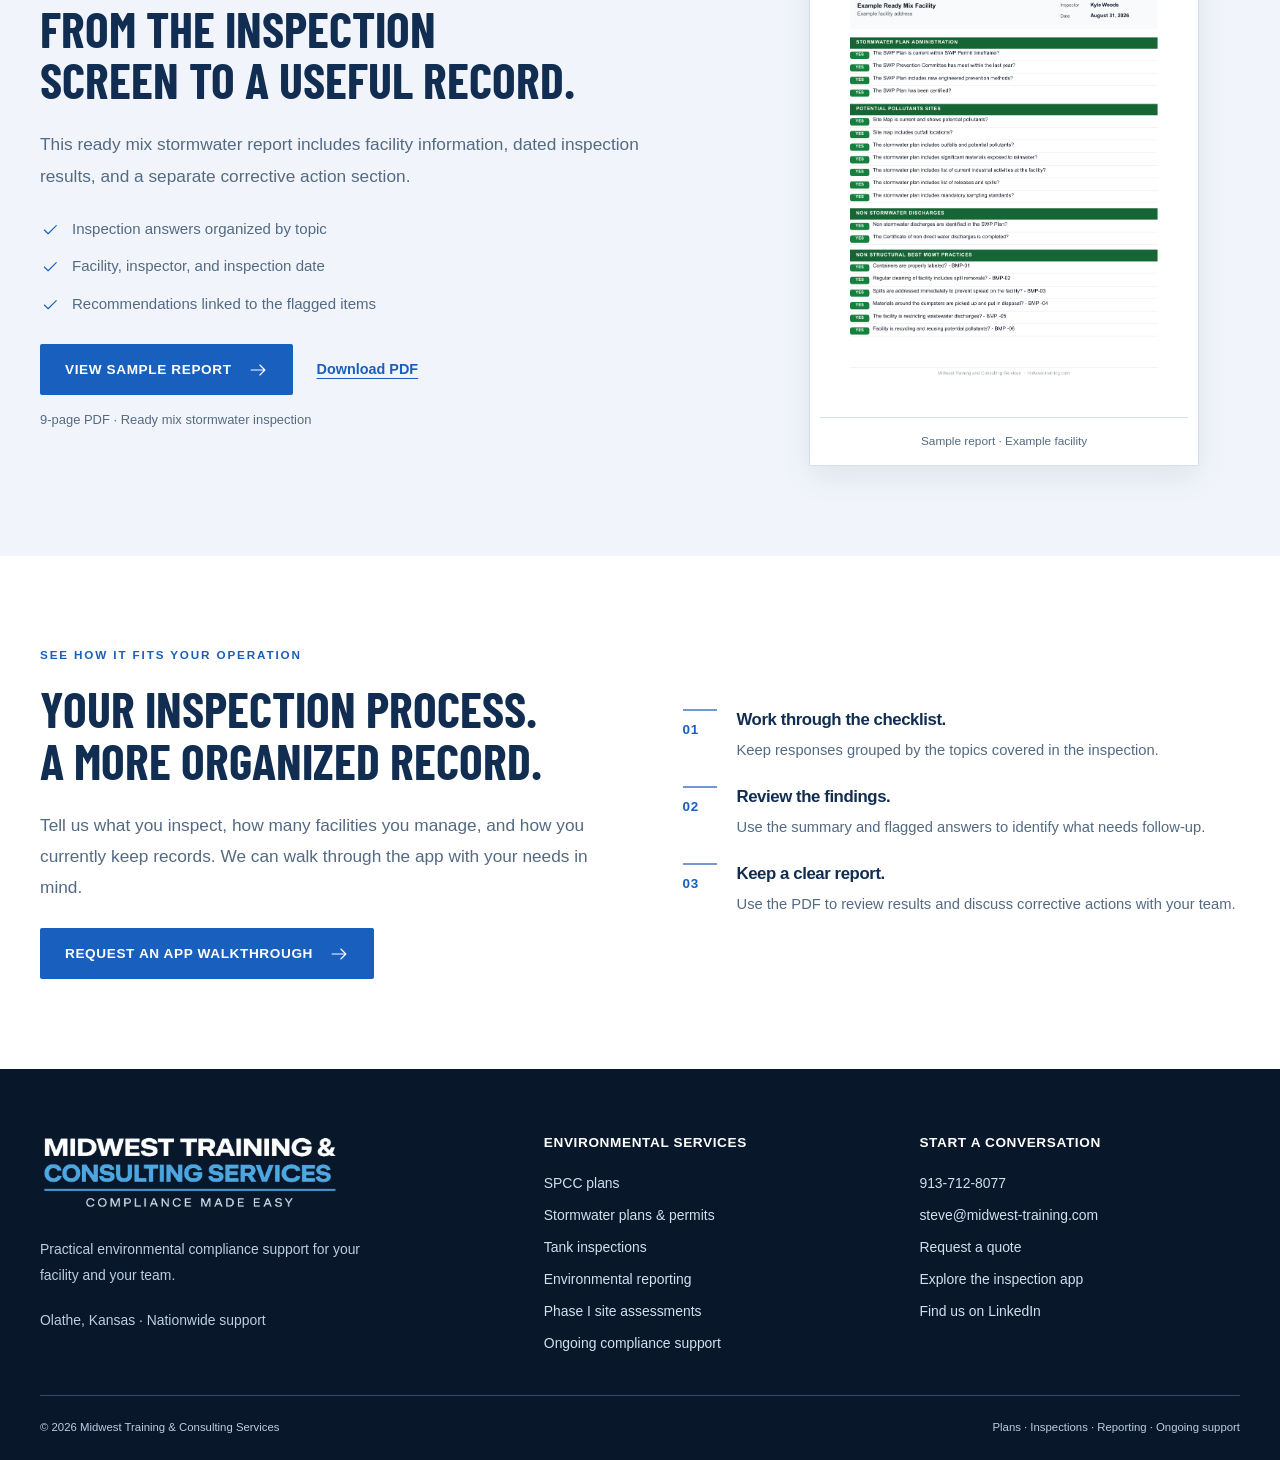
<file: inspection-app/index.html>
<!doctype html><html lang="en"><head><meta charset="UTF-8"><meta name="viewport" content="width=device-width, initial-scale=1"><meta name="theme-color" content="#112b4c"><title>Inspection App | Midwest Training &amp; Consulting</title><meta name="description" content="Explore the MTCS inspection app: organized checklists, clear inspection summaries, flagged answers, and PDF inspection reports."><link rel="icon" href="../assets/favicon.svg" type="image/svg+xml"><link rel="preload" as="font" href="../assets/fonts/barlow-condensed-bold.ttf" type="font/ttf" crossorigin><link rel="stylesheet" href="../assets/site.css"><link rel="stylesheet" href="../assets/theme.css"><script type="module" src="../assets/site.mjs?v=1befd25fa9a1"></script><link rel="canonical" href="https://christophermsmith0714-collab.github.io/midwest-training-website/inspection-app/"><meta property="og:type" content="website"><meta property="og:site_name" content="Midwest Training &amp; Consulting Services"><meta property="og:title" content="Inspection App | Midwest Training &amp; Consulting"><meta property="og:description" content="Explore the MTCS inspection app: organized checklists, clear inspection summaries, flagged answers, and PDF inspection reports."><meta property="og:url" content="https://christophermsmith0714-collab.github.io/midwest-training-website/inspection-app/"><meta property="og:image" content="https://christophermsmith0714-collab.github.io/midwest-training-website/assets/environmental-hero.jpg"><meta property="og:image:alt" content="Illustrative industrial facility with aboveground tanks and stormwater controls"><meta name="twitter:card" content="summary_large_image"><script type="application/ld+json">{"@context":"https://schema.org","@type":"Organization","@id":"https://christophermsmith0714-collab.github.io/midwest-training-website/#organization","name":"Midwest Training & Consulting Services","url":"https://christophermsmith0714-collab.github.io/midwest-training-website/","telephone":"+19137128077","email":"steve@midwest-training.com","sameAs":["https://www.linkedin.com/company/midwest-training-and-consulting-services/"]}</script></head><body class="interior-page">
  <a class="skip-link" href="#main">Skip to content</a>
  <div class="utility-bar"><div class="container"><span>Olathe, Kansas · Nationwide support</span><a href="tel:+19137128077"><svg class="icon" width="15" height="15" viewBox="0 0 32 32" fill="none" stroke="currentColor" stroke-width="1.8" stroke-linecap="round" stroke-linejoin="round" aria-hidden="true"><path d="m8 4 5 6-3 4c2 4 4 6 8 8l4-3 6 5c-2 9-9 6-17-2S0 6 8 4Z"/></svg> Call us 913-712-8077</a></div></div>
  <header class="site-header"><div class="container header-inner">
    <nav class="desktop-nav nav-left" aria-label="Services navigation"><a href="../services/">Services</a><a href="../inspection-app/" aria-current="page">Inspection App</a></nav>
    <a class="brand" href="../" aria-label="Midwest Training & Consulting Services home"><span class="brand-logo"><img src="../assets/mtcs-logo-dark.png" alt="Midwest Training &amp; Consulting Services — Compliance Made Easy" width="2031" height="774"></span></a>
    <nav class="desktop-nav nav-right" aria-label="Company navigation"><a href="../industries/">Industries</a><a href="../about/">About us</a><a href="../contact/">Contact</a></nav>
    <details class="mobile-menu"><summary>Menu <svg class="icon" width="22" height="22" viewBox="0 0 32 32" fill="none" stroke="currentColor" stroke-width="1.8" stroke-linecap="round" stroke-linejoin="round" aria-hidden="true"><path d="M5 8h22M5 16h22M5 24h22"/></svg></summary><nav aria-label="Mobile navigation"><a href="../services/">Services</a><a href="../inspection-app/" aria-current="page">Inspection App</a><a href="../industries/">Industries</a><a href="../about/">About us</a><a href="../contact/">Contact</a><a href="tel:+19137128077">Call 913-712-8077</a></nav></details>
  </div></header><main id="main"><section class="app-hero"><div class="container"><nav class="breadcrumbs" aria-label="Breadcrumb"><a href="../">Home</a><span aria-hidden="true">/</span><span aria-current="page">Inspection App</span></nav><div class="app-hero-grid"><div class="app-intro"><p class="eyebrow">The MTCS Inspection App</p><h1>Turn inspections into clear next steps.</h1><p class="lede">Keep facility details, checklist answers, and items needing attention together. Then produce a report your team can put to work.</p><div class="app-actions"><a class="button" href="../contact/?service=inspection-app#request-quote">Request a walkthrough <svg class="icon" width="20" height="20" viewBox="0 0 32 32" fill="none" stroke="currentColor" stroke-width="1.8" stroke-linecap="round" stroke-linejoin="round" aria-hidden="true"><path d="M5 16h22m-8-8 8 8-8 8"/></svg></a><a class="text-link" href="#report-example">See an example report <svg class="icon" width="20" height="20" viewBox="0 0 32 32" fill="none" stroke="currentColor" stroke-width="1.8" stroke-linecap="round" stroke-linejoin="round" aria-hidden="true"><path d="M5 16h22m-8-8 8 8-8 8"/></svg></a></div><p class="app-intro-note">Built around the inspection work we do with our clients.</p></div><figure class="app-screen"><a href="../assets/inspection-app.png" target="_blank" rel="noopener" aria-label="Open the inspection app screenshot at full size"><img src="../assets/inspection-app.png" alt="MTCS inspection report showing facility details, 179 Yes answers, 2 No answers, an action-required notice, and organized stormwater checklist sections." width="1339" height="1174" fetchpriority="high"></a><figcaption>Inspection report view · Example facility <a href="../assets/inspection-app.png" target="_blank" rel="noopener">Enlarge screenshot <span aria-hidden="true">↗</span></a></figcaption></figure></div></div></section>
  <section class="section app-benefits"><div class="container"><div class="section-heading"><div><p class="eyebrow">From checklist to follow-up</p><h2>A clearer view of every inspection.</h2></div></div><div class="app-benefit-grid"><article><svg class="icon" width="32" height="32" viewBox="0 0 32 32" fill="none" stroke="currentColor" stroke-width="1.8" stroke-linecap="round" stroke-linejoin="round" aria-hidden="true"><path d="M11 6H6v24h21V6h-5M12 3h9v6h-9zM11 17l3 3 7-7M11 25h10"/></svg><h3>Keep the details together.</h3><p>Facility, inspector, date, and checklist responses stay connected to the inspection record.</p></article><article><svg class="icon" width="32" height="32" viewBox="0 0 32 32" fill="none" stroke="currentColor" stroke-width="1.8" stroke-linecap="round" stroke-linejoin="round" aria-hidden="true"><path d="M5 28h24M8 26V17h4v9M16 26V10h4v16M24 26V4h4v22"/></svg><h3>See what needs attention.</h3><p>Yes, No, and N/A summaries make results easy to scan. An action-required notice highlights No answers for review.</p></article><article><svg class="icon" width="32" height="32" viewBox="0 0 32 32" fill="none" stroke="currentColor" stroke-width="1.8" stroke-linecap="round" stroke-linejoin="round" aria-hidden="true"><path d="M7 3h9l5 5v22H7zM16 3v6h5M11 15h6M11 20h6M11 25h6"/></svg><h3>Take the report with you.</h3><p>PDF reports organize the inspection by section and include corrective action recommendations.</p></article></div></div></section>
  <section class="section section-soft" id="report-example"><div class="container app-report-grid"><div><p class="eyebrow">A sample inspection report</p><h2>From the inspection screen to a useful record.</h2><p class="lede">This ready mix stormwater report includes facility information, dated inspection results, and a separate corrective action section.</p><ul class="app-report-details"><li><svg class="icon" width="20" height="20" viewBox="0 0 32 32" fill="none" stroke="currentColor" stroke-width="1.8" stroke-linecap="round" stroke-linejoin="round" aria-hidden="true"><path d="m7 16 6 6L26 9"/></svg><span>Inspection answers organized by topic</span></li><li><svg class="icon" width="20" height="20" viewBox="0 0 32 32" fill="none" stroke="currentColor" stroke-width="1.8" stroke-linecap="round" stroke-linejoin="round" aria-hidden="true"><path d="m7 16 6 6L26 9"/></svg><span>Facility, inspector, and inspection date</span></li><li><svg class="icon" width="20" height="20" viewBox="0 0 32 32" fill="none" stroke="currentColor" stroke-width="1.8" stroke-linecap="round" stroke-linejoin="round" aria-hidden="true"><path d="m7 16 6 6L26 9"/></svg><span>Recommendations linked to the flagged items</span></li></ul><div class="app-actions"><a class="button" href="../assets/inspection-report-example.pdf" target="_blank" rel="noopener">View sample report <svg class="icon" width="20" height="20" viewBox="0 0 32 32" fill="none" stroke="currentColor" stroke-width="1.8" stroke-linecap="round" stroke-linejoin="round" aria-hidden="true"><path d="M5 16h22m-8-8 8 8-8 8"/></svg></a><a class="text-link" href="../assets/inspection-report-example.pdf" download="MTCS-inspection-report-example.pdf">Download PDF</a></div><p class="app-report-meta">9-page PDF · Ready mix stormwater inspection</p></div><figure class="app-report-preview"><a href="../assets/inspection-report-example.pdf" target="_blank" rel="noopener" aria-label="Open the nine-page sample inspection report"><img src="../assets/inspection-report-preview.png" alt="First page of an MTCS inspection report with facility information and stormwater checklist results." width="1005" height="1300" loading="lazy"></a><figcaption>Sample report · Example facility</figcaption></figure></div></section>
  <section class="section"><div class="container app-next-grid"><div><p class="eyebrow">See how it fits your operation</p><h2>Your inspection process.<br>A more organized record.</h2><p class="lede">Tell us what you inspect, how many facilities you manage, and how you currently keep records. We can walk through the app with your needs in mind.</p><a class="button" href="../contact/?service=inspection-app#request-quote">Request an app walkthrough <svg class="icon" width="20" height="20" viewBox="0 0 32 32" fill="none" stroke="currentColor" stroke-width="1.8" stroke-linecap="round" stroke-linejoin="round" aria-hidden="true"><path d="M5 16h22m-8-8 8 8-8 8"/></svg></a></div><ol class="steps"><li><div><h3>Work through the checklist.</h3><p>Keep responses grouped by the topics covered in the inspection.</p></div></li><li><div><h3>Review the findings.</h3><p>Use the summary and flagged answers to identify what needs follow-up.</p></div></li><li><div><h3>Keep a clear report.</h3><p>Use the PDF to review results and discuss corrective actions with your team.</p></div></li></ol></div></section></main><footer class="site-footer"><div class="container"><div class="footer-grid">
    <div><a class="brand" href="../" aria-label="Midwest Training & Consulting Services home"><span class="brand-logo"><img src="../assets/mtcs-logo-dark.png" alt="Midwest Training &amp; Consulting Services — Compliance Made Easy" width="2031" height="774"></span></a><p>Practical environmental compliance support for your facility and your team.</p><p>Olathe, Kansas · Nationwide support</p></div>
    <div><h3>Environmental services</h3><ul><li><a href="../spcc-plans/">SPCC plans</a></li><li><a href="../stormwater-plans-permits/">Stormwater plans &amp; permits</a></li><li><a href="../tank-inspections/">Tank inspections</a></li><li><a href="../environmental-reporting/">Environmental reporting</a></li><li><a href="../phase-i-environmental-site-assessments/">Phase I site assessments</a></li><li><a href="../ongoing-compliance/">Ongoing compliance support</a></li></ul></div>
    <div><h3>Start a conversation</h3><ul><li><a href="tel:+19137128077">913-712-8077</a></li><li><a href="mailto:steve@midwest-training.com">steve@midwest-training.com</a></li><li><a href="../contact/">Request a quote</a></li><li><a href="../inspection-app/">Explore the inspection app</a></li><li><a href="https://www.linkedin.com/company/midwest-training-and-consulting-services/" rel="noopener" target="_blank">Find us on LinkedIn</a></li></ul></div>
  </div><div class="footer-bottom"><span>© 2026 Midwest Training &amp; Consulting Services</span><span>Plans · Inspections · Reporting · Ongoing support</span></div></div></footer></body></html>
</file>
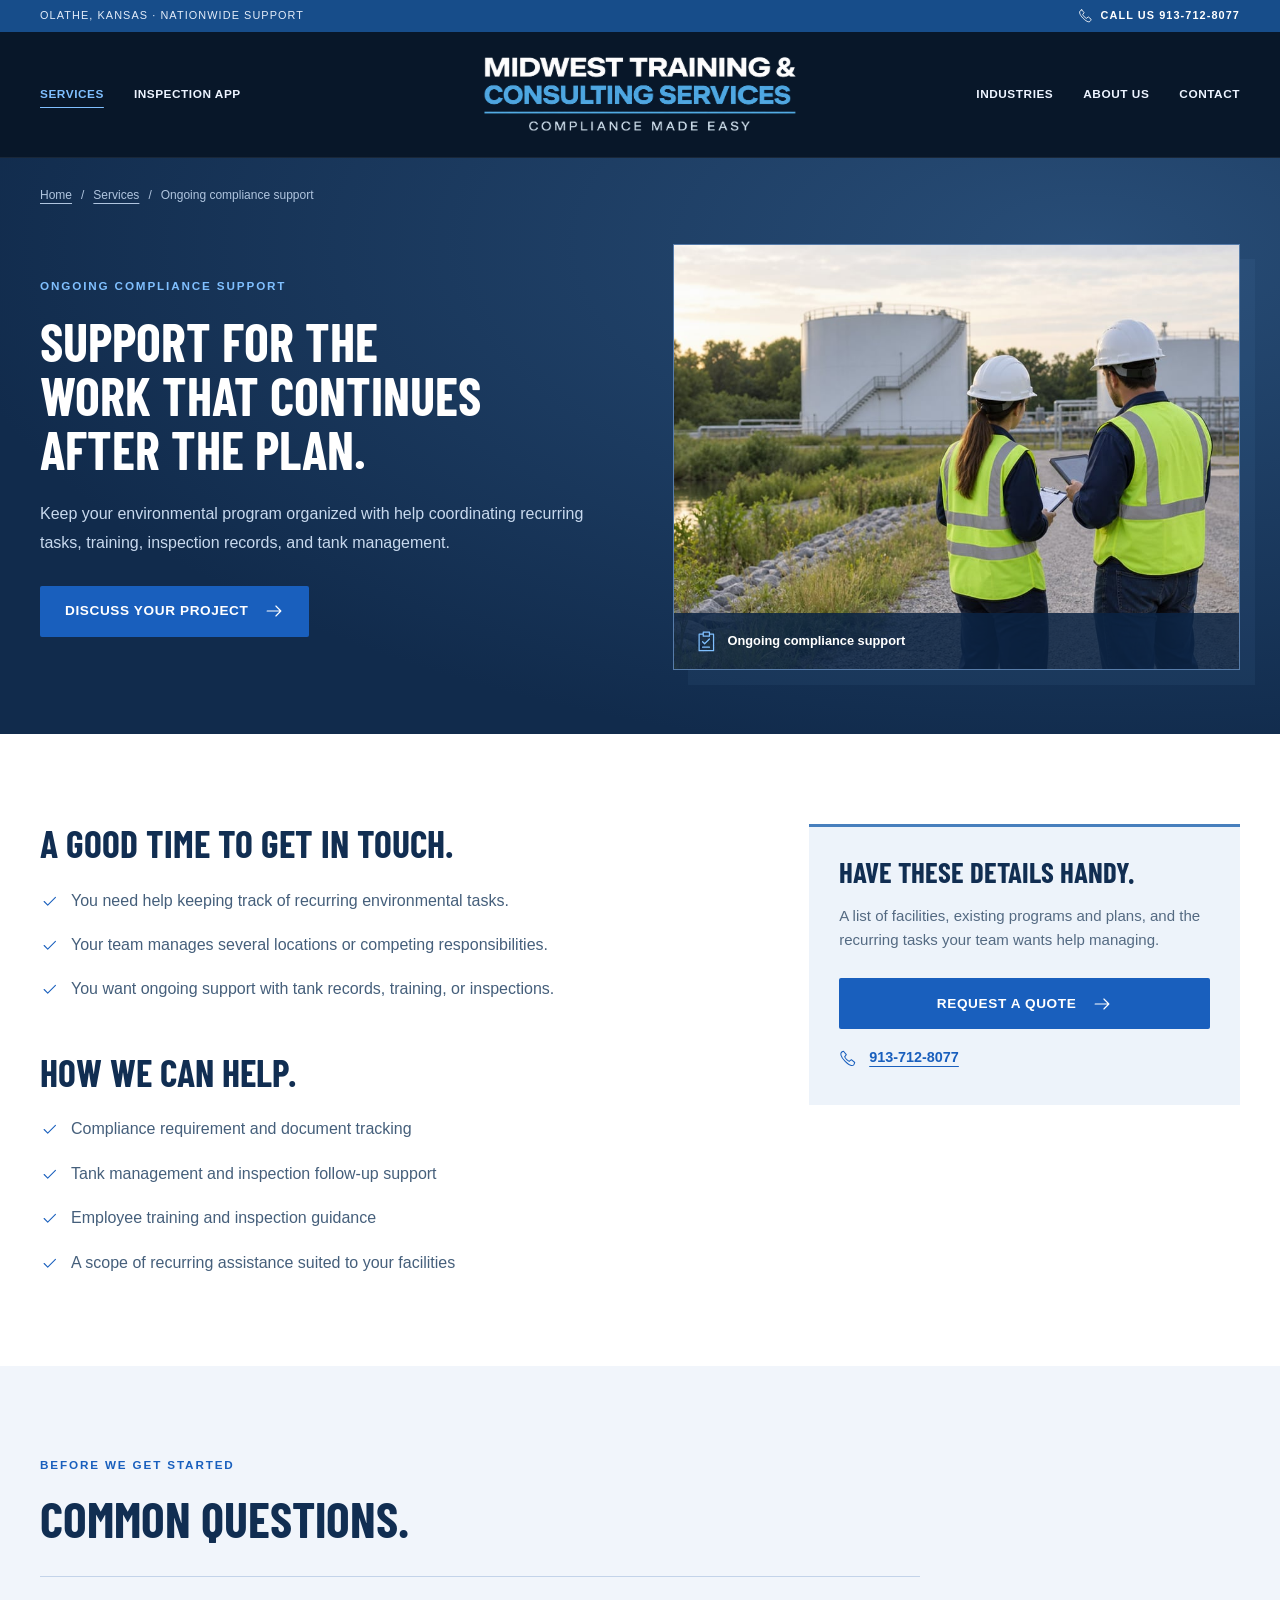
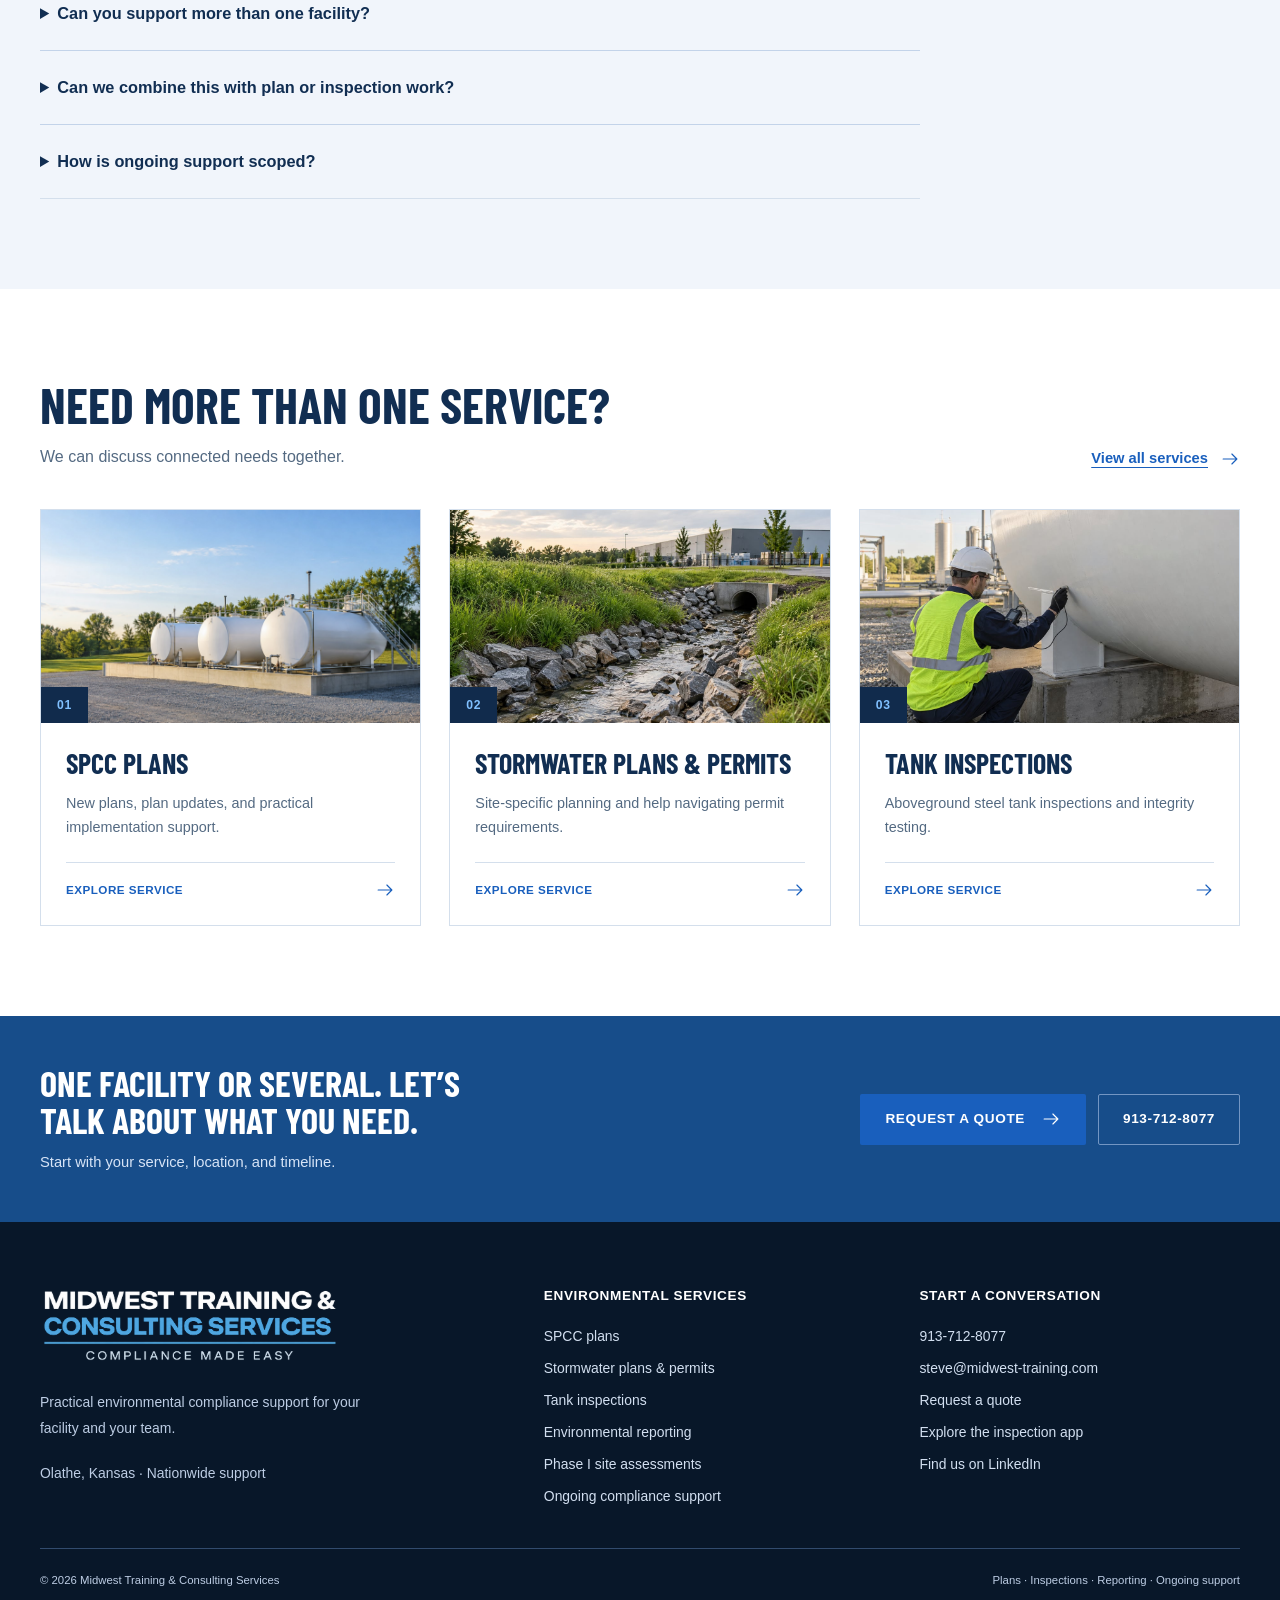
<file: ongoing-compliance/index.html>
<!doctype html><html lang="en"><head><meta charset="UTF-8"><meta name="viewport" content="width=device-width, initial-scale=1"><meta name="theme-color" content="#112b4c"><title>Ongoing compliance support | Midwest Training &amp; Consulting</title><meta name="description" content="Training, tank management, inspections, and compliance tracking. Based in Olathe, Kansas, supporting facilities across the U.S."><link rel="icon" href="../assets/favicon.svg" type="image/svg+xml"><link rel="preload" as="font" href="../assets/fonts/barlow-condensed-bold.ttf" type="font/ttf" crossorigin><link rel="stylesheet" href="../assets/site.css"><link rel="stylesheet" href="../assets/theme.css"><script type="module" src="../assets/site.mjs?v=1befd25fa9a1"></script><link rel="canonical" href="https://christophermsmith0714-collab.github.io/midwest-training-website/ongoing-compliance/"><meta property="og:type" content="website"><meta property="og:site_name" content="Midwest Training &amp; Consulting Services"><meta property="og:title" content="Ongoing compliance support | Midwest Training &amp; Consulting"><meta property="og:description" content="Training, tank management, inspections, and compliance tracking. Based in Olathe, Kansas, supporting facilities across the U.S."><meta property="og:url" content="https://christophermsmith0714-collab.github.io/midwest-training-website/ongoing-compliance/"><meta property="og:image" content="https://christophermsmith0714-collab.github.io/midwest-training-website/assets/environmental-hero.jpg"><meta property="og:image:alt" content="Illustrative industrial facility with aboveground tanks and stormwater controls"><meta name="twitter:card" content="summary_large_image"><script type="application/ld+json">{"@context":"https://schema.org","@type":"Organization","@id":"https://christophermsmith0714-collab.github.io/midwest-training-website/#organization","name":"Midwest Training & Consulting Services","url":"https://christophermsmith0714-collab.github.io/midwest-training-website/","telephone":"+19137128077","email":"steve@midwest-training.com","sameAs":["https://www.linkedin.com/company/midwest-training-and-consulting-services/"]}</script></head><body class="interior-page">
  <a class="skip-link" href="#main">Skip to content</a>
  <div class="utility-bar"><div class="container"><span>Olathe, Kansas · Nationwide support</span><a href="tel:+19137128077"><svg class="icon" width="15" height="15" viewBox="0 0 32 32" fill="none" stroke="currentColor" stroke-width="1.8" stroke-linecap="round" stroke-linejoin="round" aria-hidden="true"><path d="m8 4 5 6-3 4c2 4 4 6 8 8l4-3 6 5c-2 9-9 6-17-2S0 6 8 4Z"/></svg> Call us 913-712-8077</a></div></div>
  <header class="site-header"><div class="container header-inner">
    <nav class="desktop-nav nav-left" aria-label="Services navigation"><a href="../services/" aria-current="page">Services</a><a href="../inspection-app/">Inspection App</a></nav>
    <a class="brand" href="../" aria-label="Midwest Training & Consulting Services home"><span class="brand-logo"><img src="../assets/mtcs-logo-dark.png" alt="Midwest Training &amp; Consulting Services — Compliance Made Easy" width="2031" height="774"></span></a>
    <nav class="desktop-nav nav-right" aria-label="Company navigation"><a href="../industries/">Industries</a><a href="../about/">About us</a><a href="../contact/">Contact</a></nav>
    <details class="mobile-menu"><summary>Menu <svg class="icon" width="22" height="22" viewBox="0 0 32 32" fill="none" stroke="currentColor" stroke-width="1.8" stroke-linecap="round" stroke-linejoin="round" aria-hidden="true"><path d="M5 8h22M5 16h22M5 24h22"/></svg></summary><nav aria-label="Mobile navigation"><a href="../services/" aria-current="page">Services</a><a href="../inspection-app/">Inspection App</a><a href="../industries/">Industries</a><a href="../about/">About us</a><a href="../contact/">Contact</a><a href="tel:+19137128077">Call 913-712-8077</a></nav></details>
  </div></header><main id="main"><section class="page-hero service-hero"><div class="container"><nav class="breadcrumbs" aria-label="Breadcrumb"><a href="../">Home</a><span aria-hidden="true">/</span><a href="../services/">Services</a><span aria-hidden="true">/</span><span aria-current="page">Ongoing compliance support</span></nav><div class="page-hero-grid"><div><p class="eyebrow">Ongoing compliance support</p><h1>Support for the work that continues after the plan.</h1><p class="lede">Keep your environmental program organized with help coordinating recurring tasks, training, inspection records, and tank management.</p><a class="button" href="../contact/?service=ongoing-compliance#request-quote">Discuss your project <svg class="icon" width="20" height="20" viewBox="0 0 32 32" fill="none" stroke="currentColor" stroke-width="1.8" stroke-linecap="round" stroke-linejoin="round" aria-hidden="true"><path d="M5 16h22m-8-8 8 8-8 8"/></svg></a></div><figure class="service-photo"><img src="../assets/compliance-service.jpg" alt="Illustrative consultants reviewing facility records during a site visit." width="1200" height="675" fetchpriority="high"><figcaption><svg class="icon" width="22" height="22" viewBox="0 0 32 32" fill="none" stroke="currentColor" stroke-width="1.8" stroke-linecap="round" stroke-linejoin="round" aria-hidden="true"><path d="M11 6H6v24h21V6h-5M12 3h9v6h-9zM11 17l3 3 7-7M11 25h10"/></svg> Ongoing compliance support</figcaption></figure></div></div></section>
  <section class="section"><div class="container service-body"><div><section class="body-section"><h2>A good time to get in touch.</h2><ul class="detail-list"><li><svg class="icon" width="20" height="20" viewBox="0 0 32 32" fill="none" stroke="currentColor" stroke-width="1.8" stroke-linecap="round" stroke-linejoin="round" aria-hidden="true"><path d="m7 16 6 6L26 9"/></svg><span>You need help keeping track of recurring environmental tasks.</span></li><li><svg class="icon" width="20" height="20" viewBox="0 0 32 32" fill="none" stroke="currentColor" stroke-width="1.8" stroke-linecap="round" stroke-linejoin="round" aria-hidden="true"><path d="m7 16 6 6L26 9"/></svg><span>Your team manages several locations or competing responsibilities.</span></li><li><svg class="icon" width="20" height="20" viewBox="0 0 32 32" fill="none" stroke="currentColor" stroke-width="1.8" stroke-linecap="round" stroke-linejoin="round" aria-hidden="true"><path d="m7 16 6 6L26 9"/></svg><span>You want ongoing support with tank records, training, or inspections.</span></li></ul></section><section class="body-section"><h2>How we can help.</h2><ul class="detail-list"><li><svg class="icon" width="20" height="20" viewBox="0 0 32 32" fill="none" stroke="currentColor" stroke-width="1.8" stroke-linecap="round" stroke-linejoin="round" aria-hidden="true"><path d="m7 16 6 6L26 9"/></svg><span>Compliance requirement and document tracking</span></li><li><svg class="icon" width="20" height="20" viewBox="0 0 32 32" fill="none" stroke="currentColor" stroke-width="1.8" stroke-linecap="round" stroke-linejoin="round" aria-hidden="true"><path d="m7 16 6 6L26 9"/></svg><span>Tank management and inspection follow-up support</span></li><li><svg class="icon" width="20" height="20" viewBox="0 0 32 32" fill="none" stroke="currentColor" stroke-width="1.8" stroke-linecap="round" stroke-linejoin="round" aria-hidden="true"><path d="m7 16 6 6L26 9"/></svg><span>Employee training and inspection guidance</span></li><li><svg class="icon" width="20" height="20" viewBox="0 0 32 32" fill="none" stroke="currentColor" stroke-width="1.8" stroke-linecap="round" stroke-linejoin="round" aria-hidden="true"><path d="m7 16 6 6L26 9"/></svg><span>A scope of recurring assistance suited to your facilities</span></li></ul></section></div><aside class="project-aside"><h2>Have these details handy.</h2><p>A list of facilities, existing programs and plans, and the recurring tasks your team wants help managing.</p><a class="button" href="../contact/?service=ongoing-compliance#request-quote">Request a quote <svg class="icon" width="20" height="20" viewBox="0 0 32 32" fill="none" stroke="currentColor" stroke-width="1.8" stroke-linecap="round" stroke-linejoin="round" aria-hidden="true"><path d="M5 16h22m-8-8 8 8-8 8"/></svg></a><a class="text-link" href="tel:+19137128077"><svg class="icon" width="18" height="18" viewBox="0 0 32 32" fill="none" stroke="currentColor" stroke-width="1.8" stroke-linecap="round" stroke-linejoin="round" aria-hidden="true"><path d="m8 4 5 6-3 4c2 4 4 6 8 8l4-3 6 5c-2 9-9 6-17-2S0 6 8 4Z"/></svg>913-712-8077</a></aside></div></section>
  <section class="section section-soft"><div class="container"><p class="eyebrow">Before we get started</p><h2>Common questions.</h2><div class="faq-list"><details><summary>Can you support more than one facility?</summary><p>Our work includes organizations with multiple facilities. Share the locations and services you need so we can discuss coverage and coordination.</p></details><details><summary>Can we combine this with plan or inspection work?</summary><p>Yes. An inquiry can cover a new plan, inspections, training, and ongoing support together.</p></details><details><summary>How is ongoing support scoped?</summary><p>We start with your existing programs, team responsibilities, and priorities, then discuss the tasks and frequency of assistance.</p></details></div></div></section>
  <section class="section"><div class="container"><div class="section-heading"><div><h2>Need more than one service?</h2><p class="muted">We can discuss connected needs together.</p></div><a class="text-link" href="../services/">View all services <svg class="icon" width="20" height="20" viewBox="0 0 32 32" fill="none" stroke="currentColor" stroke-width="1.8" stroke-linecap="round" stroke-linejoin="round" aria-hidden="true"><path d="M5 16h22m-8-8 8 8-8 8"/></svg></a></div><div class="services-grid"><a class="service-card" href="../spcc-plans/"><div class="card-photo"><img src="../assets/facility-hero.jpg" alt="" width="1200" height="675" loading="lazy"><span class="card-number">01</span></div><div class="card-content"><h3>SPCC plans</h3><p>New plans, plan updates, and practical implementation support.</p><span class="card-action">Explore service <svg class="icon" width="20" height="20" viewBox="0 0 32 32" fill="none" stroke="currentColor" stroke-width="1.8" stroke-linecap="round" stroke-linejoin="round" aria-hidden="true"><path d="M5 16h22m-8-8 8 8-8 8"/></svg></span></div></a><a class="service-card" href="../stormwater-plans-permits/"><div class="card-photo"><img src="../assets/stormwater-service.jpg" alt="" width="1200" height="675" loading="lazy"><span class="card-number">02</span></div><div class="card-content"><h3>Stormwater plans &amp; permits</h3><p>Site-specific planning and help navigating permit requirements.</p><span class="card-action">Explore service <svg class="icon" width="20" height="20" viewBox="0 0 32 32" fill="none" stroke="currentColor" stroke-width="1.8" stroke-linecap="round" stroke-linejoin="round" aria-hidden="true"><path d="M5 16h22m-8-8 8 8-8 8"/></svg></span></div></a><a class="service-card" href="../tank-inspections/"><div class="card-photo"><img src="../assets/tank-service.jpg" alt="" width="1200" height="675" loading="lazy"><span class="card-number">03</span></div><div class="card-content"><h3>Tank inspections</h3><p>Aboveground steel tank inspections and integrity testing.</p><span class="card-action">Explore service <svg class="icon" width="20" height="20" viewBox="0 0 32 32" fill="none" stroke="currentColor" stroke-width="1.8" stroke-linecap="round" stroke-linejoin="round" aria-hidden="true"><path d="M5 16h22m-8-8 8 8-8 8"/></svg></span></div></a></div></div></section><section class="cta-band"><div class="container cta-inner"><div><h2>One facility or several. Let’s talk about what you need.</h2><p>Start with your service, location, and timeline.</p></div><div class="cta-actions"><a class="button" href="../contact/">Request a quote <svg class="icon" width="20" height="20" viewBox="0 0 32 32" fill="none" stroke="currentColor" stroke-width="1.8" stroke-linecap="round" stroke-linejoin="round" aria-hidden="true"><path d="M5 16h22m-8-8 8 8-8 8"/></svg></a><a class="button button-outline" href="tel:+19137128077">913-712-8077</a></div></div></section></main><footer class="site-footer"><div class="container"><div class="footer-grid">
    <div><a class="brand" href="../" aria-label="Midwest Training & Consulting Services home"><span class="brand-logo"><img src="../assets/mtcs-logo-dark.png" alt="Midwest Training &amp; Consulting Services — Compliance Made Easy" width="2031" height="774"></span></a><p>Practical environmental compliance support for your facility and your team.</p><p>Olathe, Kansas · Nationwide support</p></div>
    <div><h3>Environmental services</h3><ul><li><a href="../spcc-plans/">SPCC plans</a></li><li><a href="../stormwater-plans-permits/">Stormwater plans &amp; permits</a></li><li><a href="../tank-inspections/">Tank inspections</a></li><li><a href="../environmental-reporting/">Environmental reporting</a></li><li><a href="../phase-i-environmental-site-assessments/">Phase I site assessments</a></li><li><a href="../ongoing-compliance/">Ongoing compliance support</a></li></ul></div>
    <div><h3>Start a conversation</h3><ul><li><a href="tel:+19137128077">913-712-8077</a></li><li><a href="mailto:steve@midwest-training.com">steve@midwest-training.com</a></li><li><a href="../contact/">Request a quote</a></li><li><a href="../inspection-app/">Explore the inspection app</a></li><li><a href="https://www.linkedin.com/company/midwest-training-and-consulting-services/" rel="noopener" target="_blank">Find us on LinkedIn</a></li></ul></div>
  </div><div class="footer-bottom"><span>© 2026 Midwest Training &amp; Consulting Services</span><span>Plans · Inspections · Reporting · Ongoing support</span></div></div></footer></body></html>
</file>
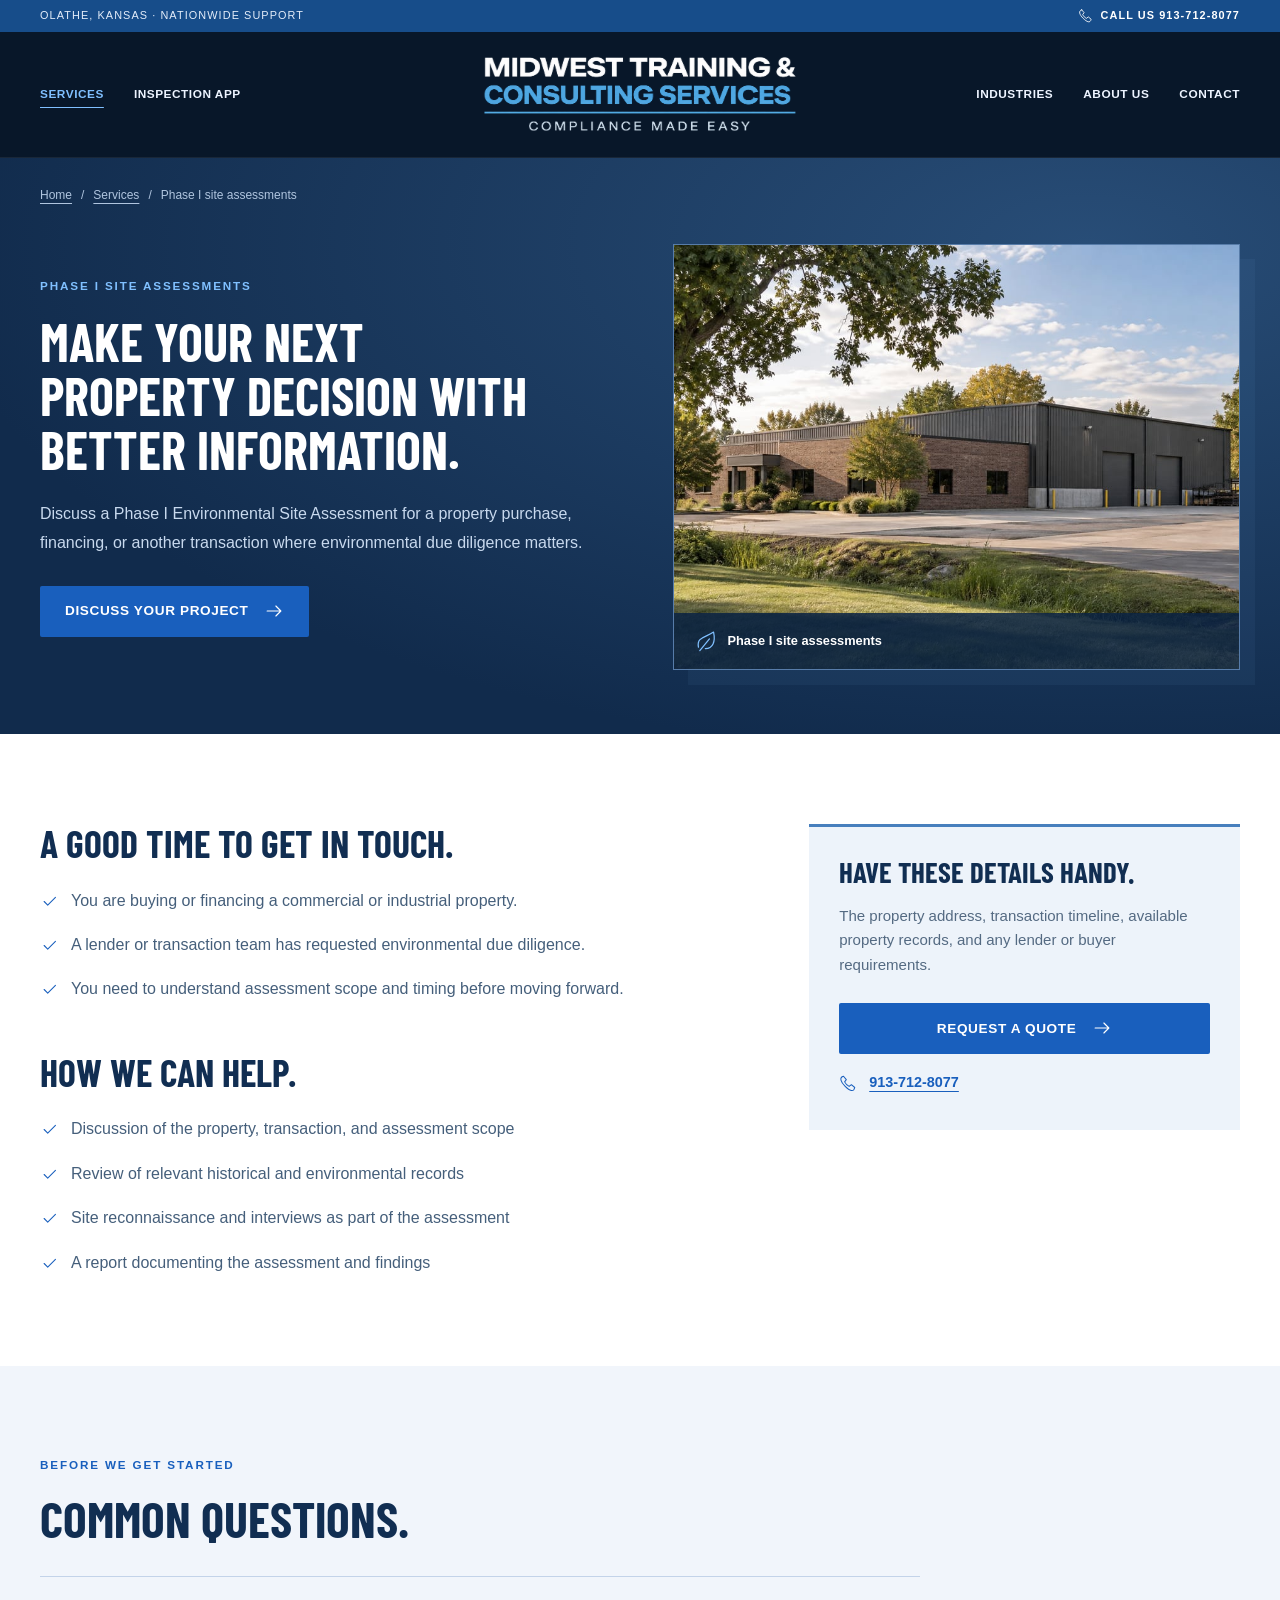
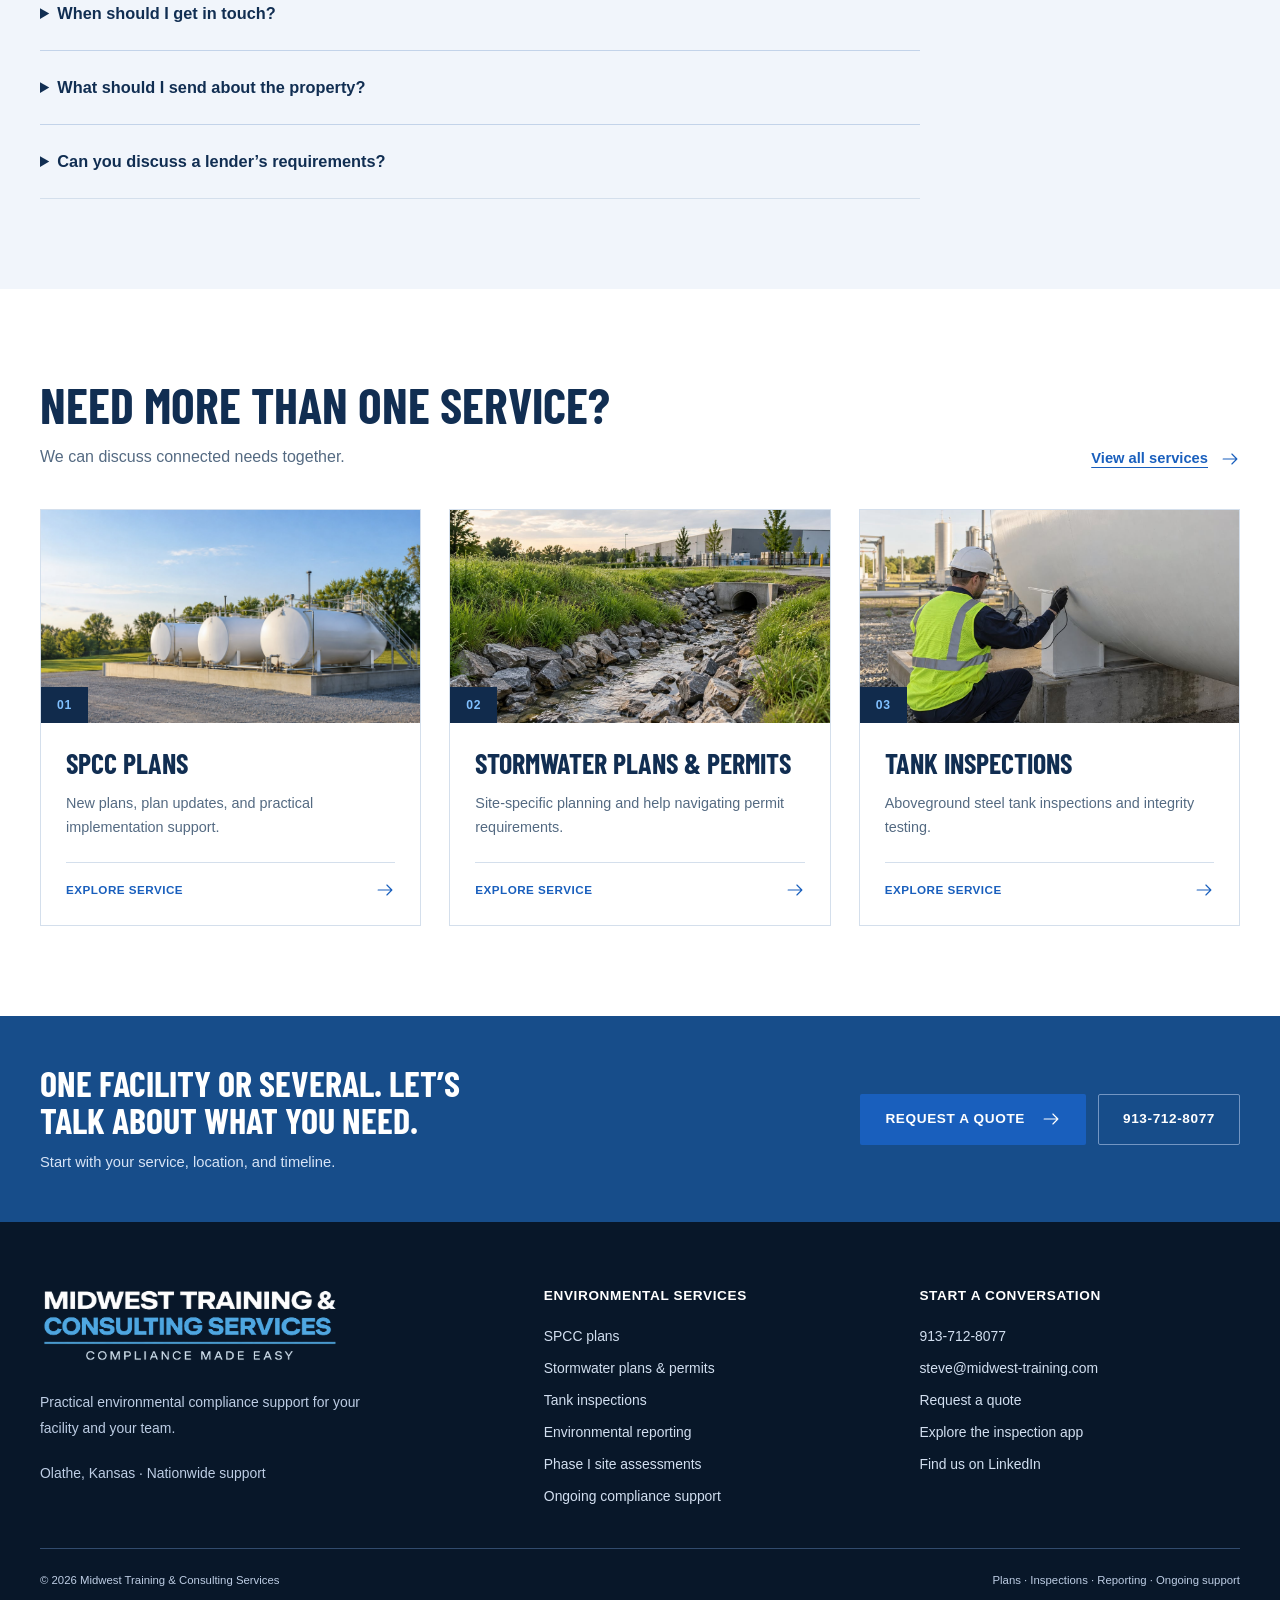
<file: phase-i-environmental-site-assessments/index.html>
<!doctype html><html lang="en"><head><meta charset="UTF-8"><meta name="viewport" content="width=device-width, initial-scale=1"><meta name="theme-color" content="#112b4c"><title>Phase I site assessments | Midwest Training &amp; Consulting</title><meta name="description" content="Environmental due diligence for commercial property decisions. Based in Olathe, Kansas, supporting facilities across the U.S."><link rel="icon" href="../assets/favicon.svg" type="image/svg+xml"><link rel="preload" as="font" href="../assets/fonts/barlow-condensed-bold.ttf" type="font/ttf" crossorigin><link rel="stylesheet" href="../assets/site.css"><link rel="stylesheet" href="../assets/theme.css"><script type="module" src="../assets/site.mjs?v=1befd25fa9a1"></script><link rel="canonical" href="https://christophermsmith0714-collab.github.io/midwest-training-website/phase-i-environmental-site-assessments/"><meta property="og:type" content="website"><meta property="og:site_name" content="Midwest Training &amp; Consulting Services"><meta property="og:title" content="Phase I site assessments | Midwest Training &amp; Consulting"><meta property="og:description" content="Environmental due diligence for commercial property decisions. Based in Olathe, Kansas, supporting facilities across the U.S."><meta property="og:url" content="https://christophermsmith0714-collab.github.io/midwest-training-website/phase-i-environmental-site-assessments/"><meta property="og:image" content="https://christophermsmith0714-collab.github.io/midwest-training-website/assets/environmental-hero.jpg"><meta property="og:image:alt" content="Illustrative industrial facility with aboveground tanks and stormwater controls"><meta name="twitter:card" content="summary_large_image"><script type="application/ld+json">{"@context":"https://schema.org","@type":"Organization","@id":"https://christophermsmith0714-collab.github.io/midwest-training-website/#organization","name":"Midwest Training & Consulting Services","url":"https://christophermsmith0714-collab.github.io/midwest-training-website/","telephone":"+19137128077","email":"steve@midwest-training.com","sameAs":["https://www.linkedin.com/company/midwest-training-and-consulting-services/"]}</script></head><body class="interior-page">
  <a class="skip-link" href="#main">Skip to content</a>
  <div class="utility-bar"><div class="container"><span>Olathe, Kansas · Nationwide support</span><a href="tel:+19137128077"><svg class="icon" width="15" height="15" viewBox="0 0 32 32" fill="none" stroke="currentColor" stroke-width="1.8" stroke-linecap="round" stroke-linejoin="round" aria-hidden="true"><path d="m8 4 5 6-3 4c2 4 4 6 8 8l4-3 6 5c-2 9-9 6-17-2S0 6 8 4Z"/></svg> Call us 913-712-8077</a></div></div>
  <header class="site-header"><div class="container header-inner">
    <nav class="desktop-nav nav-left" aria-label="Services navigation"><a href="../services/" aria-current="page">Services</a><a href="../inspection-app/">Inspection App</a></nav>
    <a class="brand" href="../" aria-label="Midwest Training & Consulting Services home"><span class="brand-logo"><img src="../assets/mtcs-logo-dark.png" alt="Midwest Training &amp; Consulting Services — Compliance Made Easy" width="2031" height="774"></span></a>
    <nav class="desktop-nav nav-right" aria-label="Company navigation"><a href="../industries/">Industries</a><a href="../about/">About us</a><a href="../contact/">Contact</a></nav>
    <details class="mobile-menu"><summary>Menu <svg class="icon" width="22" height="22" viewBox="0 0 32 32" fill="none" stroke="currentColor" stroke-width="1.8" stroke-linecap="round" stroke-linejoin="round" aria-hidden="true"><path d="M5 8h22M5 16h22M5 24h22"/></svg></summary><nav aria-label="Mobile navigation"><a href="../services/" aria-current="page">Services</a><a href="../inspection-app/">Inspection App</a><a href="../industries/">Industries</a><a href="../about/">About us</a><a href="../contact/">Contact</a><a href="tel:+19137128077">Call 913-712-8077</a></nav></details>
  </div></header><main id="main"><section class="page-hero service-hero"><div class="container"><nav class="breadcrumbs" aria-label="Breadcrumb"><a href="../">Home</a><span aria-hidden="true">/</span><a href="../services/">Services</a><span aria-hidden="true">/</span><span aria-current="page">Phase I site assessments</span></nav><div class="page-hero-grid"><div><p class="eyebrow">Phase I site assessments</p><h1>Make your next property decision with better information.</h1><p class="lede">Discuss a Phase I Environmental Site Assessment for a property purchase, financing, or another transaction where environmental due diligence matters.</p><a class="button" href="../contact/?service=phase-i-environmental-site-assessments#request-quote">Discuss your project <svg class="icon" width="20" height="20" viewBox="0 0 32 32" fill="none" stroke="currentColor" stroke-width="1.8" stroke-linecap="round" stroke-linejoin="round" aria-hidden="true"><path d="M5 16h22m-8-8 8 8-8 8"/></svg></a></div><figure class="service-photo"><img src="../assets/assessment-service.jpg" alt="Illustrative commercial property and grounds for environmental due diligence." width="1200" height="675" fetchpriority="high"><figcaption><svg class="icon" width="22" height="22" viewBox="0 0 32 32" fill="none" stroke="currentColor" stroke-width="1.8" stroke-linecap="round" stroke-linejoin="round" aria-hidden="true"><path d="M5 25C2 10 16 11 27 3c3 14-1 24-12 24M7 30l14-17"/></svg> Phase I site assessments</figcaption></figure></div></div></section>
  <section class="section"><div class="container service-body"><div><section class="body-section"><h2>A good time to get in touch.</h2><ul class="detail-list"><li><svg class="icon" width="20" height="20" viewBox="0 0 32 32" fill="none" stroke="currentColor" stroke-width="1.8" stroke-linecap="round" stroke-linejoin="round" aria-hidden="true"><path d="m7 16 6 6L26 9"/></svg><span>You are buying or financing a commercial or industrial property.</span></li><li><svg class="icon" width="20" height="20" viewBox="0 0 32 32" fill="none" stroke="currentColor" stroke-width="1.8" stroke-linecap="round" stroke-linejoin="round" aria-hidden="true"><path d="m7 16 6 6L26 9"/></svg><span>A lender or transaction team has requested environmental due diligence.</span></li><li><svg class="icon" width="20" height="20" viewBox="0 0 32 32" fill="none" stroke="currentColor" stroke-width="1.8" stroke-linecap="round" stroke-linejoin="round" aria-hidden="true"><path d="m7 16 6 6L26 9"/></svg><span>You need to understand assessment scope and timing before moving forward.</span></li></ul></section><section class="body-section"><h2>How we can help.</h2><ul class="detail-list"><li><svg class="icon" width="20" height="20" viewBox="0 0 32 32" fill="none" stroke="currentColor" stroke-width="1.8" stroke-linecap="round" stroke-linejoin="round" aria-hidden="true"><path d="m7 16 6 6L26 9"/></svg><span>Discussion of the property, transaction, and assessment scope</span></li><li><svg class="icon" width="20" height="20" viewBox="0 0 32 32" fill="none" stroke="currentColor" stroke-width="1.8" stroke-linecap="round" stroke-linejoin="round" aria-hidden="true"><path d="m7 16 6 6L26 9"/></svg><span>Review of relevant historical and environmental records</span></li><li><svg class="icon" width="20" height="20" viewBox="0 0 32 32" fill="none" stroke="currentColor" stroke-width="1.8" stroke-linecap="round" stroke-linejoin="round" aria-hidden="true"><path d="m7 16 6 6L26 9"/></svg><span>Site reconnaissance and interviews as part of the assessment</span></li><li><svg class="icon" width="20" height="20" viewBox="0 0 32 32" fill="none" stroke="currentColor" stroke-width="1.8" stroke-linecap="round" stroke-linejoin="round" aria-hidden="true"><path d="m7 16 6 6L26 9"/></svg><span>A report documenting the assessment and findings</span></li></ul></section></div><aside class="project-aside"><h2>Have these details handy.</h2><p>The property address, transaction timeline, available property records, and any lender or buyer requirements.</p><a class="button" href="../contact/?service=phase-i-environmental-site-assessments#request-quote">Request a quote <svg class="icon" width="20" height="20" viewBox="0 0 32 32" fill="none" stroke="currentColor" stroke-width="1.8" stroke-linecap="round" stroke-linejoin="round" aria-hidden="true"><path d="M5 16h22m-8-8 8 8-8 8"/></svg></a><a class="text-link" href="tel:+19137128077"><svg class="icon" width="18" height="18" viewBox="0 0 32 32" fill="none" stroke="currentColor" stroke-width="1.8" stroke-linecap="round" stroke-linejoin="round" aria-hidden="true"><path d="m8 4 5 6-3 4c2 4 4 6 8 8l4-3 6 5c-2 9-9 6-17-2S0 6 8 4Z"/></svg>913-712-8077</a></aside></div></section>
  <section class="section section-soft"><div class="container"><p class="eyebrow">Before we get started</p><h2>Common questions.</h2><div class="faq-list"><details><summary>When should I get in touch?</summary><p>Contact us as early as possible in the transaction so the property, required scope, access, and timeline can be discussed.</p></details><details><summary>What should I send about the property?</summary><p>Start with its address, current use, and transaction deadline. Share any existing environmental reports you have.</p></details><details><summary>Can you discuss a lender’s requirements?</summary><p>Yes. Include the requirements in your inquiry so the requested scope can be reviewed before work begins.</p></details></div></div></section>
  <section class="section"><div class="container"><div class="section-heading"><div><h2>Need more than one service?</h2><p class="muted">We can discuss connected needs together.</p></div><a class="text-link" href="../services/">View all services <svg class="icon" width="20" height="20" viewBox="0 0 32 32" fill="none" stroke="currentColor" stroke-width="1.8" stroke-linecap="round" stroke-linejoin="round" aria-hidden="true"><path d="M5 16h22m-8-8 8 8-8 8"/></svg></a></div><div class="services-grid"><a class="service-card" href="../spcc-plans/"><div class="card-photo"><img src="../assets/facility-hero.jpg" alt="" width="1200" height="675" loading="lazy"><span class="card-number">01</span></div><div class="card-content"><h3>SPCC plans</h3><p>New plans, plan updates, and practical implementation support.</p><span class="card-action">Explore service <svg class="icon" width="20" height="20" viewBox="0 0 32 32" fill="none" stroke="currentColor" stroke-width="1.8" stroke-linecap="round" stroke-linejoin="round" aria-hidden="true"><path d="M5 16h22m-8-8 8 8-8 8"/></svg></span></div></a><a class="service-card" href="../stormwater-plans-permits/"><div class="card-photo"><img src="../assets/stormwater-service.jpg" alt="" width="1200" height="675" loading="lazy"><span class="card-number">02</span></div><div class="card-content"><h3>Stormwater plans &amp; permits</h3><p>Site-specific planning and help navigating permit requirements.</p><span class="card-action">Explore service <svg class="icon" width="20" height="20" viewBox="0 0 32 32" fill="none" stroke="currentColor" stroke-width="1.8" stroke-linecap="round" stroke-linejoin="round" aria-hidden="true"><path d="M5 16h22m-8-8 8 8-8 8"/></svg></span></div></a><a class="service-card" href="../tank-inspections/"><div class="card-photo"><img src="../assets/tank-service.jpg" alt="" width="1200" height="675" loading="lazy"><span class="card-number">03</span></div><div class="card-content"><h3>Tank inspections</h3><p>Aboveground steel tank inspections and integrity testing.</p><span class="card-action">Explore service <svg class="icon" width="20" height="20" viewBox="0 0 32 32" fill="none" stroke="currentColor" stroke-width="1.8" stroke-linecap="round" stroke-linejoin="round" aria-hidden="true"><path d="M5 16h22m-8-8 8 8-8 8"/></svg></span></div></a></div></div></section><section class="cta-band"><div class="container cta-inner"><div><h2>One facility or several. Let’s talk about what you need.</h2><p>Start with your service, location, and timeline.</p></div><div class="cta-actions"><a class="button" href="../contact/">Request a quote <svg class="icon" width="20" height="20" viewBox="0 0 32 32" fill="none" stroke="currentColor" stroke-width="1.8" stroke-linecap="round" stroke-linejoin="round" aria-hidden="true"><path d="M5 16h22m-8-8 8 8-8 8"/></svg></a><a class="button button-outline" href="tel:+19137128077">913-712-8077</a></div></div></section></main><footer class="site-footer"><div class="container"><div class="footer-grid">
    <div><a class="brand" href="../" aria-label="Midwest Training & Consulting Services home"><span class="brand-logo"><img src="../assets/mtcs-logo-dark.png" alt="Midwest Training &amp; Consulting Services — Compliance Made Easy" width="2031" height="774"></span></a><p>Practical environmental compliance support for your facility and your team.</p><p>Olathe, Kansas · Nationwide support</p></div>
    <div><h3>Environmental services</h3><ul><li><a href="../spcc-plans/">SPCC plans</a></li><li><a href="../stormwater-plans-permits/">Stormwater plans &amp; permits</a></li><li><a href="../tank-inspections/">Tank inspections</a></li><li><a href="../environmental-reporting/">Environmental reporting</a></li><li><a href="../phase-i-environmental-site-assessments/">Phase I site assessments</a></li><li><a href="../ongoing-compliance/">Ongoing compliance support</a></li></ul></div>
    <div><h3>Start a conversation</h3><ul><li><a href="tel:+19137128077">913-712-8077</a></li><li><a href="mailto:steve@midwest-training.com">steve@midwest-training.com</a></li><li><a href="../contact/">Request a quote</a></li><li><a href="../inspection-app/">Explore the inspection app</a></li><li><a href="https://www.linkedin.com/company/midwest-training-and-consulting-services/" rel="noopener" target="_blank">Find us on LinkedIn</a></li></ul></div>
  </div><div class="footer-bottom"><span>© 2026 Midwest Training &amp; Consulting Services</span><span>Plans · Inspections · Reporting · Ongoing support</span></div></div></footer></body></html>
</file>
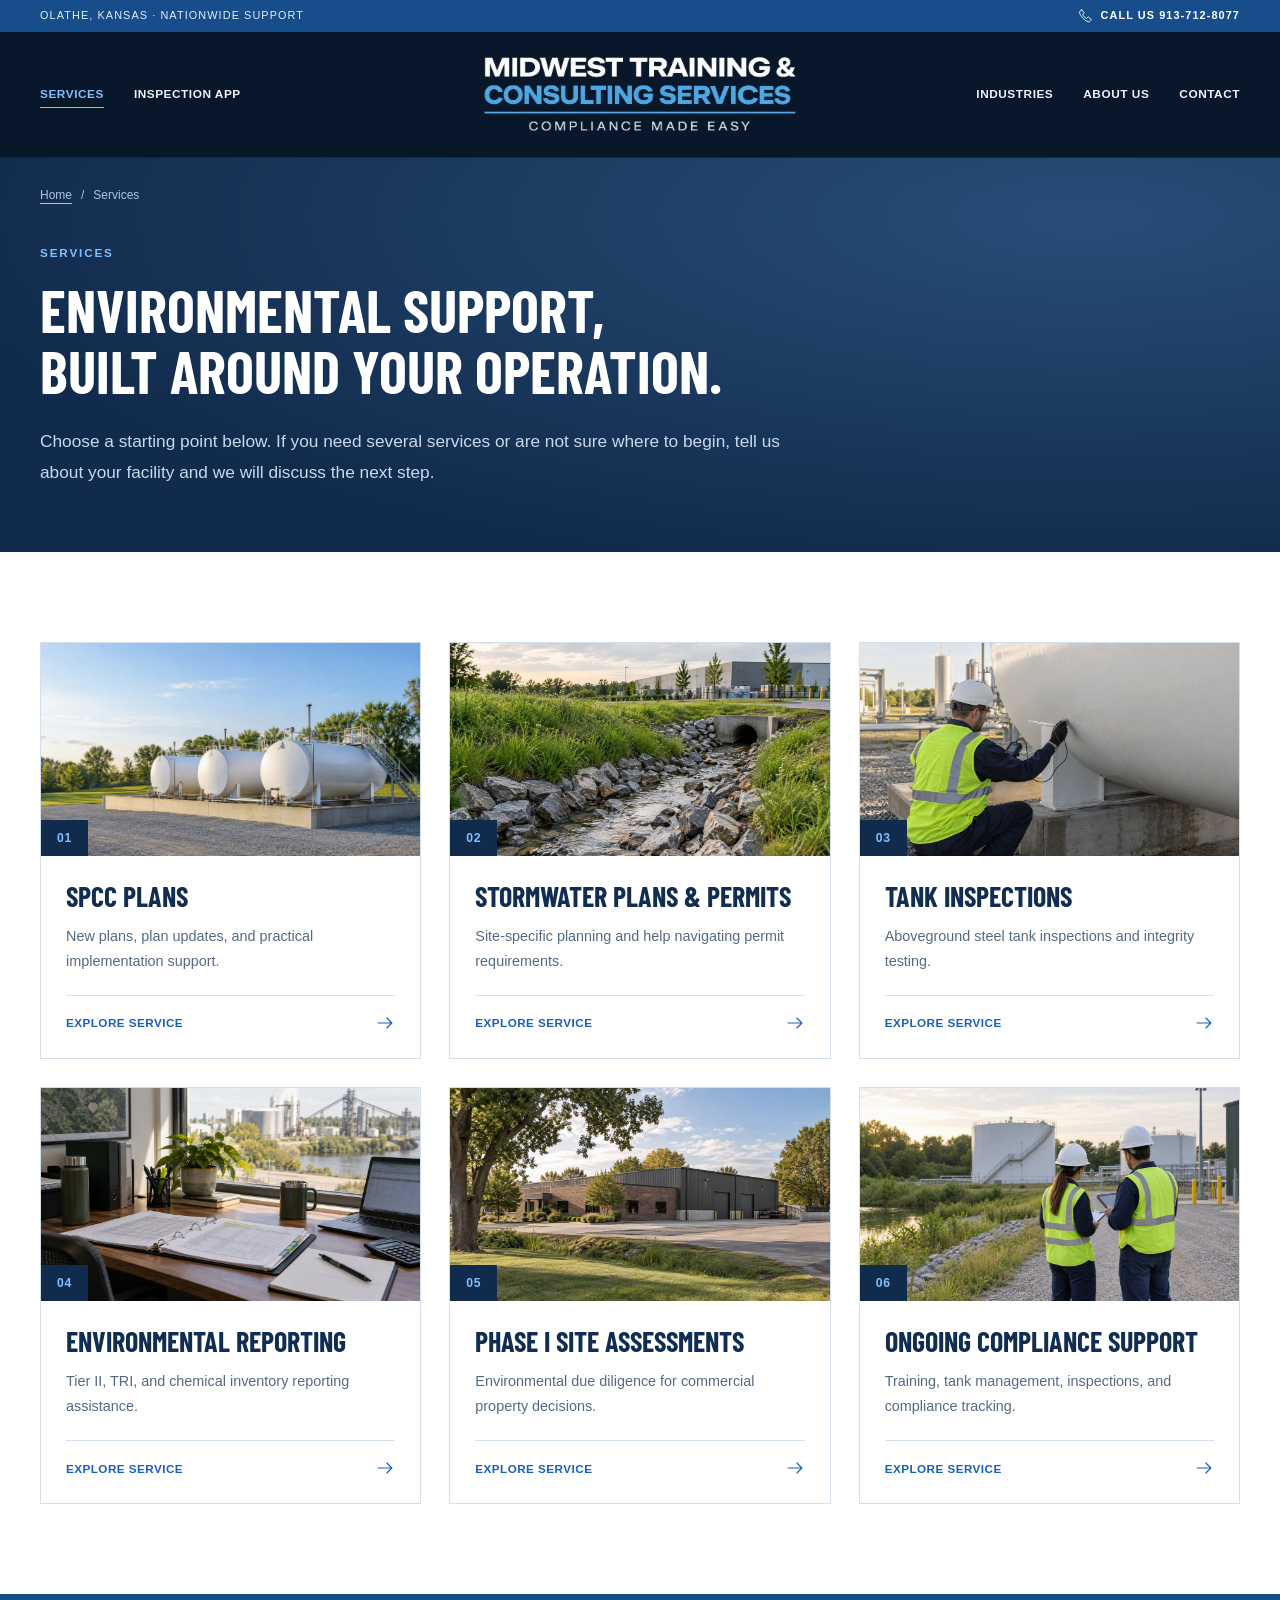
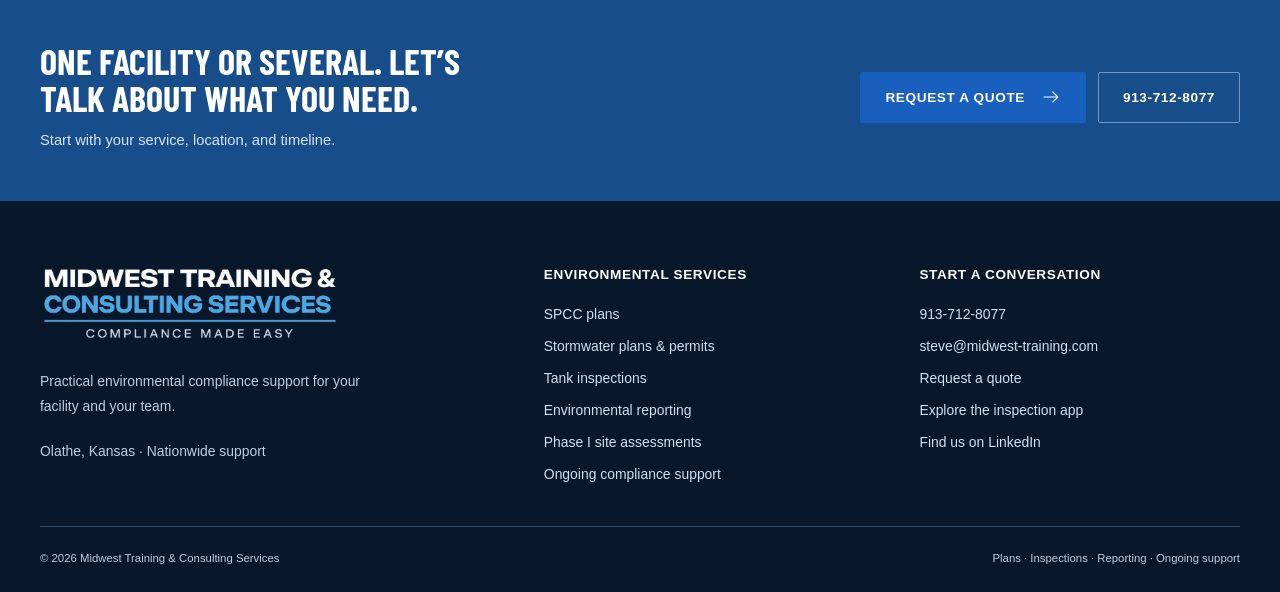
<file: services/index.html>
<!doctype html><html lang="en"><head><meta charset="UTF-8"><meta name="viewport" content="width=device-width, initial-scale=1"><meta name="theme-color" content="#112b4c"><title>Environmental Compliance Services | Midwest Training</title><meta name="description" content="Explore SPCC plans, stormwater permits, tank inspections, environmental reporting, Phase I assessments, and ongoing support."><link rel="icon" href="../assets/favicon.svg" type="image/svg+xml"><link rel="preload" as="font" href="../assets/fonts/barlow-condensed-bold.ttf" type="font/ttf" crossorigin><link rel="stylesheet" href="../assets/site.css"><link rel="stylesheet" href="../assets/theme.css"><script type="module" src="../assets/site.mjs?v=1befd25fa9a1"></script><link rel="canonical" href="https://christophermsmith0714-collab.github.io/midwest-training-website/services/"><meta property="og:type" content="website"><meta property="og:site_name" content="Midwest Training &amp; Consulting Services"><meta property="og:title" content="Environmental Compliance Services | Midwest Training"><meta property="og:description" content="Explore SPCC plans, stormwater permits, tank inspections, environmental reporting, Phase I assessments, and ongoing support."><meta property="og:url" content="https://christophermsmith0714-collab.github.io/midwest-training-website/services/"><meta property="og:image" content="https://christophermsmith0714-collab.github.io/midwest-training-website/assets/environmental-hero.jpg"><meta property="og:image:alt" content="Illustrative industrial facility with aboveground tanks and stormwater controls"><meta name="twitter:card" content="summary_large_image"><script type="application/ld+json">{"@context":"https://schema.org","@type":"Organization","@id":"https://christophermsmith0714-collab.github.io/midwest-training-website/#organization","name":"Midwest Training & Consulting Services","url":"https://christophermsmith0714-collab.github.io/midwest-training-website/","telephone":"+19137128077","email":"steve@midwest-training.com","sameAs":["https://www.linkedin.com/company/midwest-training-and-consulting-services/"]}</script></head><body class="interior-page">
  <a class="skip-link" href="#main">Skip to content</a>
  <div class="utility-bar"><div class="container"><span>Olathe, Kansas · Nationwide support</span><a href="tel:+19137128077"><svg class="icon" width="15" height="15" viewBox="0 0 32 32" fill="none" stroke="currentColor" stroke-width="1.8" stroke-linecap="round" stroke-linejoin="round" aria-hidden="true"><path d="m8 4 5 6-3 4c2 4 4 6 8 8l4-3 6 5c-2 9-9 6-17-2S0 6 8 4Z"/></svg> Call us 913-712-8077</a></div></div>
  <header class="site-header"><div class="container header-inner">
    <nav class="desktop-nav nav-left" aria-label="Services navigation"><a href="../services/" aria-current="page">Services</a><a href="../inspection-app/">Inspection App</a></nav>
    <a class="brand" href="../" aria-label="Midwest Training & Consulting Services home"><span class="brand-logo"><img src="../assets/mtcs-logo-dark.png" alt="Midwest Training &amp; Consulting Services — Compliance Made Easy" width="2031" height="774"></span></a>
    <nav class="desktop-nav nav-right" aria-label="Company navigation"><a href="../industries/">Industries</a><a href="../about/">About us</a><a href="../contact/">Contact</a></nav>
    <details class="mobile-menu"><summary>Menu <svg class="icon" width="22" height="22" viewBox="0 0 32 32" fill="none" stroke="currentColor" stroke-width="1.8" stroke-linecap="round" stroke-linejoin="round" aria-hidden="true"><path d="M5 8h22M5 16h22M5 24h22"/></svg></summary><nav aria-label="Mobile navigation"><a href="../services/" aria-current="page">Services</a><a href="../inspection-app/">Inspection App</a><a href="../industries/">Industries</a><a href="../about/">About us</a><a href="../contact/">Contact</a><a href="tel:+19137128077">Call 913-712-8077</a></nav></details>
  </div></header><main id="main"><section class="page-hero"><div class="container"><nav class="breadcrumbs" aria-label="Breadcrumb"><a href="../">Home</a><span aria-hidden="true">/</span><span aria-current="page">Services</span></nav><p class="eyebrow">Services</p><h1>Environmental support, built around your operation.</h1><p class="lede">Choose a starting point below. If you need several services or are not sure where to begin, tell us about your facility and we will discuss the next step.</p></div></section><section class="section"><div class="container"><div class="services-grid"><a class="service-card" href="../spcc-plans/"><div class="card-photo"><img src="../assets/facility-hero.jpg" alt="" width="1200" height="675" loading="lazy"><span class="card-number">01</span></div><div class="card-content"><h3>SPCC plans</h3><p>New plans, plan updates, and practical implementation support.</p><span class="card-action">Explore service <svg class="icon" width="20" height="20" viewBox="0 0 32 32" fill="none" stroke="currentColor" stroke-width="1.8" stroke-linecap="round" stroke-linejoin="round" aria-hidden="true"><path d="M5 16h22m-8-8 8 8-8 8"/></svg></span></div></a><a class="service-card" href="../stormwater-plans-permits/"><div class="card-photo"><img src="../assets/stormwater-service.jpg" alt="" width="1200" height="675" loading="lazy"><span class="card-number">02</span></div><div class="card-content"><h3>Stormwater plans &amp; permits</h3><p>Site-specific planning and help navigating permit requirements.</p><span class="card-action">Explore service <svg class="icon" width="20" height="20" viewBox="0 0 32 32" fill="none" stroke="currentColor" stroke-width="1.8" stroke-linecap="round" stroke-linejoin="round" aria-hidden="true"><path d="M5 16h22m-8-8 8 8-8 8"/></svg></span></div></a><a class="service-card" href="../tank-inspections/"><div class="card-photo"><img src="../assets/tank-service.jpg" alt="" width="1200" height="675" loading="lazy"><span class="card-number">03</span></div><div class="card-content"><h3>Tank inspections</h3><p>Aboveground steel tank inspections and integrity testing.</p><span class="card-action">Explore service <svg class="icon" width="20" height="20" viewBox="0 0 32 32" fill="none" stroke="currentColor" stroke-width="1.8" stroke-linecap="round" stroke-linejoin="round" aria-hidden="true"><path d="M5 16h22m-8-8 8 8-8 8"/></svg></span></div></a><a class="service-card" href="../environmental-reporting/"><div class="card-photo"><img src="../assets/reporting-service.jpg" alt="" width="1200" height="675" loading="lazy"><span class="card-number">04</span></div><div class="card-content"><h3>Environmental reporting</h3><p>Tier II, TRI, and chemical inventory reporting assistance.</p><span class="card-action">Explore service <svg class="icon" width="20" height="20" viewBox="0 0 32 32" fill="none" stroke="currentColor" stroke-width="1.8" stroke-linecap="round" stroke-linejoin="round" aria-hidden="true"><path d="M5 16h22m-8-8 8 8-8 8"/></svg></span></div></a><a class="service-card" href="../phase-i-environmental-site-assessments/"><div class="card-photo"><img src="../assets/assessment-service.jpg" alt="" width="1200" height="675" loading="lazy"><span class="card-number">05</span></div><div class="card-content"><h3>Phase I site assessments</h3><p>Environmental due diligence for commercial property decisions.</p><span class="card-action">Explore service <svg class="icon" width="20" height="20" viewBox="0 0 32 32" fill="none" stroke="currentColor" stroke-width="1.8" stroke-linecap="round" stroke-linejoin="round" aria-hidden="true"><path d="M5 16h22m-8-8 8 8-8 8"/></svg></span></div></a><a class="service-card" href="../ongoing-compliance/"><div class="card-photo"><img src="../assets/compliance-service.jpg" alt="" width="1200" height="675" loading="lazy"><span class="card-number">06</span></div><div class="card-content"><h3>Ongoing compliance support</h3><p>Training, tank management, inspections, and compliance tracking.</p><span class="card-action">Explore service <svg class="icon" width="20" height="20" viewBox="0 0 32 32" fill="none" stroke="currentColor" stroke-width="1.8" stroke-linecap="round" stroke-linejoin="round" aria-hidden="true"><path d="M5 16h22m-8-8 8 8-8 8"/></svg></span></div></a></div></div></section><section class="cta-band"><div class="container cta-inner"><div><h2>One facility or several. Let’s talk about what you need.</h2><p>Start with your service, location, and timeline.</p></div><div class="cta-actions"><a class="button" href="../contact/">Request a quote <svg class="icon" width="20" height="20" viewBox="0 0 32 32" fill="none" stroke="currentColor" stroke-width="1.8" stroke-linecap="round" stroke-linejoin="round" aria-hidden="true"><path d="M5 16h22m-8-8 8 8-8 8"/></svg></a><a class="button button-outline" href="tel:+19137128077">913-712-8077</a></div></div></section></main><footer class="site-footer"><div class="container"><div class="footer-grid">
    <div><a class="brand" href="../" aria-label="Midwest Training & Consulting Services home"><span class="brand-logo"><img src="../assets/mtcs-logo-dark.png" alt="Midwest Training &amp; Consulting Services — Compliance Made Easy" width="2031" height="774"></span></a><p>Practical environmental compliance support for your facility and your team.</p><p>Olathe, Kansas · Nationwide support</p></div>
    <div><h3>Environmental services</h3><ul><li><a href="../spcc-plans/">SPCC plans</a></li><li><a href="../stormwater-plans-permits/">Stormwater plans &amp; permits</a></li><li><a href="../tank-inspections/">Tank inspections</a></li><li><a href="../environmental-reporting/">Environmental reporting</a></li><li><a href="../phase-i-environmental-site-assessments/">Phase I site assessments</a></li><li><a href="../ongoing-compliance/">Ongoing compliance support</a></li></ul></div>
    <div><h3>Start a conversation</h3><ul><li><a href="tel:+19137128077">913-712-8077</a></li><li><a href="mailto:steve@midwest-training.com">steve@midwest-training.com</a></li><li><a href="../contact/">Request a quote</a></li><li><a href="../inspection-app/">Explore the inspection app</a></li><li><a href="https://www.linkedin.com/company/midwest-training-and-consulting-services/" rel="noopener" target="_blank">Find us on LinkedIn</a></li></ul></div>
  </div><div class="footer-bottom"><span>© 2026 Midwest Training &amp; Consulting Services</span><span>Plans · Inspections · Reporting · Ongoing support</span></div></div></footer></body></html>
</file>
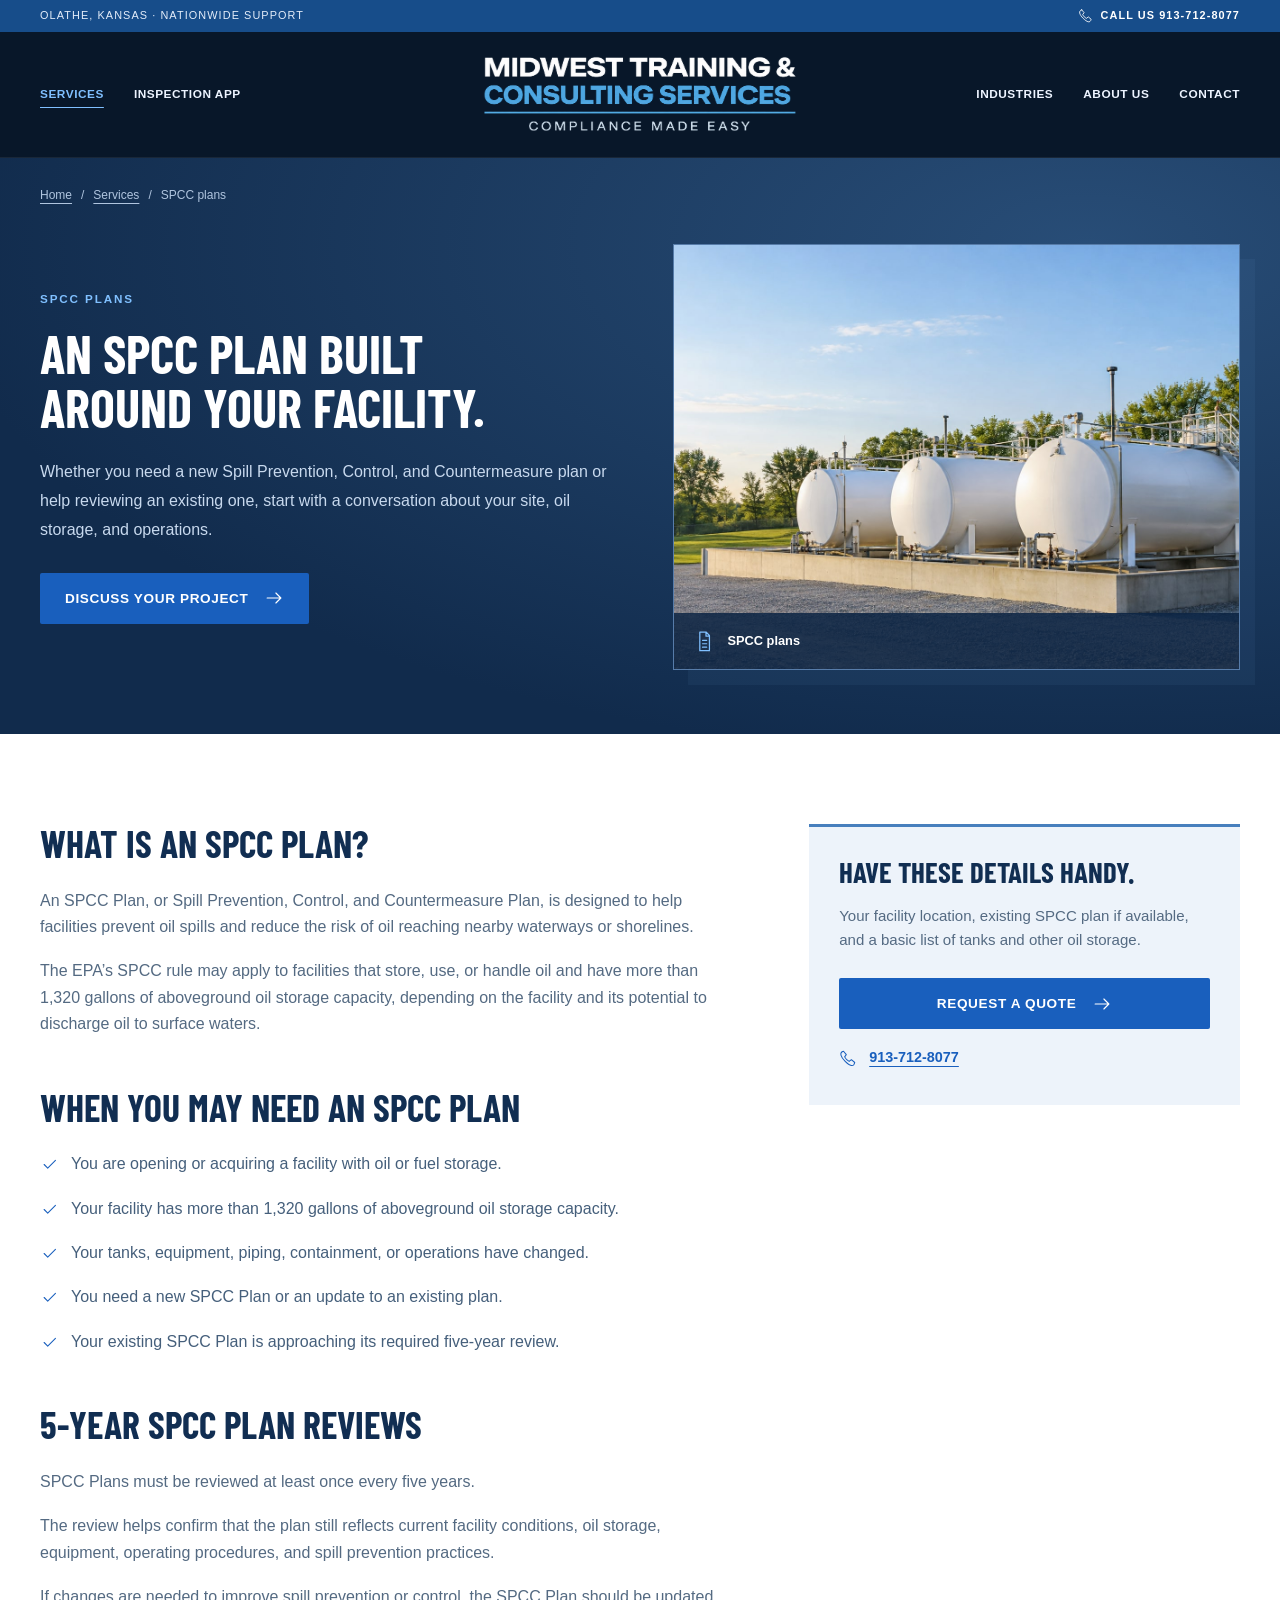
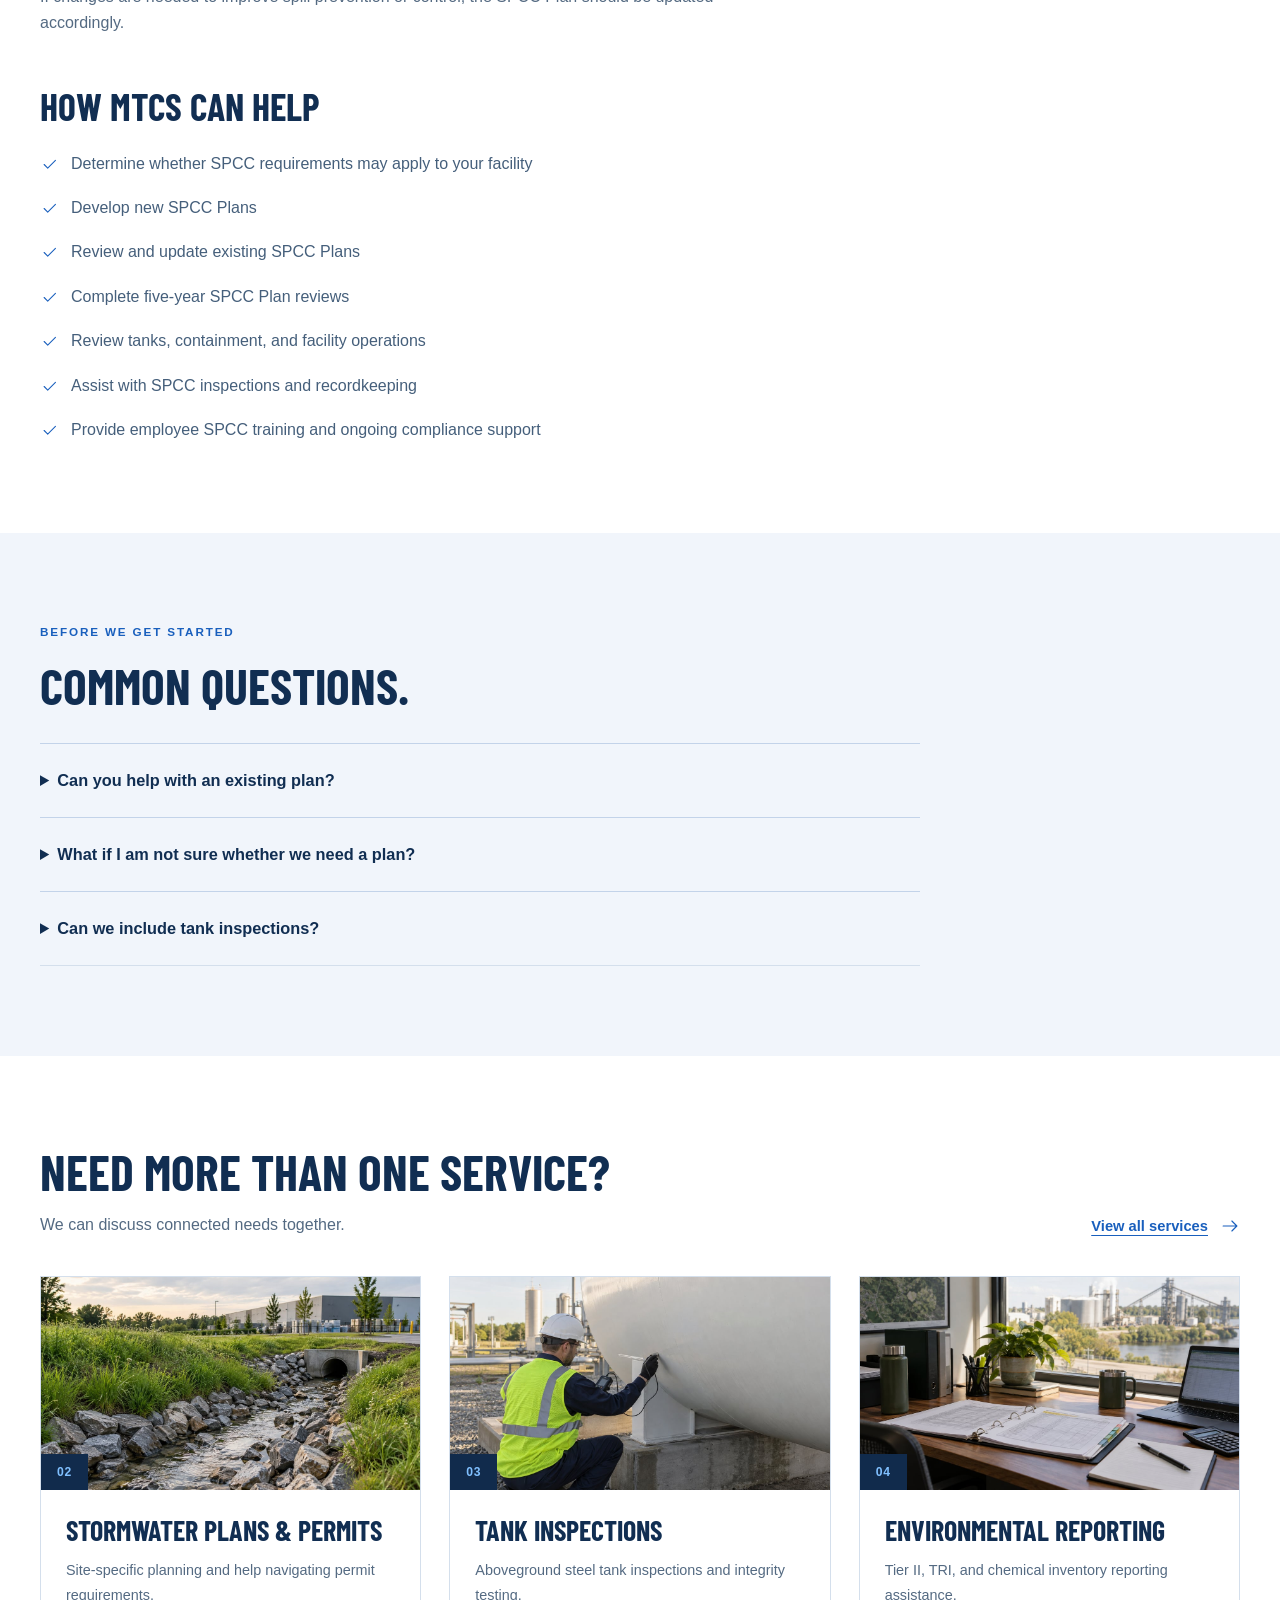
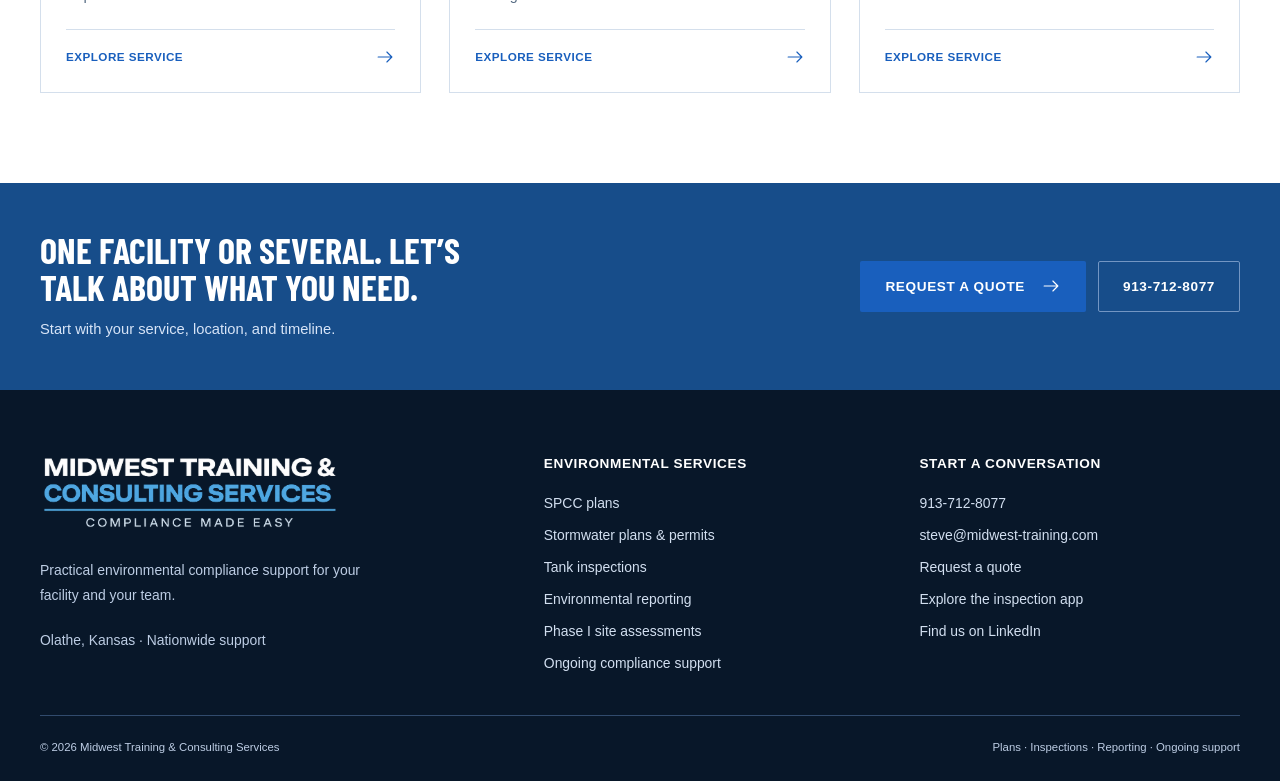
<file: spcc-plans/index.html>
<!doctype html><html lang="en"><head><meta charset="UTF-8"><meta name="viewport" content="width=device-width, initial-scale=1"><meta name="theme-color" content="#112b4c"><title>SPCC plans | Midwest Training &amp; Consulting</title><meta name="description" content="New plans, plan updates, and practical implementation support. Based in Olathe, Kansas, supporting facilities across the U.S."><link rel="icon" href="../assets/favicon.svg" type="image/svg+xml"><link rel="preload" as="font" href="../assets/fonts/barlow-condensed-bold.ttf" type="font/ttf" crossorigin><link rel="stylesheet" href="../assets/site.css"><link rel="stylesheet" href="../assets/theme.css"><script type="module" src="../assets/site.mjs?v=1befd25fa9a1"></script><link rel="canonical" href="https://christophermsmith0714-collab.github.io/midwest-training-website/spcc-plans/"><meta property="og:type" content="website"><meta property="og:site_name" content="Midwest Training &amp; Consulting Services"><meta property="og:title" content="SPCC plans | Midwest Training &amp; Consulting"><meta property="og:description" content="New plans, plan updates, and practical implementation support. Based in Olathe, Kansas, supporting facilities across the U.S."><meta property="og:url" content="https://christophermsmith0714-collab.github.io/midwest-training-website/spcc-plans/"><meta property="og:image" content="https://christophermsmith0714-collab.github.io/midwest-training-website/assets/environmental-hero.jpg"><meta property="og:image:alt" content="Illustrative industrial facility with aboveground tanks and stormwater controls"><meta name="twitter:card" content="summary_large_image"><script type="application/ld+json">{"@context":"https://schema.org","@type":"Organization","@id":"https://christophermsmith0714-collab.github.io/midwest-training-website/#organization","name":"Midwest Training & Consulting Services","url":"https://christophermsmith0714-collab.github.io/midwest-training-website/","telephone":"+19137128077","email":"steve@midwest-training.com","sameAs":["https://www.linkedin.com/company/midwest-training-and-consulting-services/"]}</script></head><body class="interior-page">
  <a class="skip-link" href="#main">Skip to content</a>
  <div class="utility-bar"><div class="container"><span>Olathe, Kansas · Nationwide support</span><a href="tel:+19137128077"><svg class="icon" width="15" height="15" viewBox="0 0 32 32" fill="none" stroke="currentColor" stroke-width="1.8" stroke-linecap="round" stroke-linejoin="round" aria-hidden="true"><path d="m8 4 5 6-3 4c2 4 4 6 8 8l4-3 6 5c-2 9-9 6-17-2S0 6 8 4Z"/></svg> Call us 913-712-8077</a></div></div>
  <header class="site-header"><div class="container header-inner">
    <nav class="desktop-nav nav-left" aria-label="Services navigation"><a href="../services/" aria-current="page">Services</a><a href="../inspection-app/">Inspection App</a></nav>
    <a class="brand" href="../" aria-label="Midwest Training & Consulting Services home"><span class="brand-logo"><img src="../assets/mtcs-logo-dark.png" alt="Midwest Training &amp; Consulting Services — Compliance Made Easy" width="2031" height="774"></span></a>
    <nav class="desktop-nav nav-right" aria-label="Company navigation"><a href="../industries/">Industries</a><a href="../about/">About us</a><a href="../contact/">Contact</a></nav>
    <details class="mobile-menu"><summary>Menu <svg class="icon" width="22" height="22" viewBox="0 0 32 32" fill="none" stroke="currentColor" stroke-width="1.8" stroke-linecap="round" stroke-linejoin="round" aria-hidden="true"><path d="M5 8h22M5 16h22M5 24h22"/></svg></summary><nav aria-label="Mobile navigation"><a href="../services/" aria-current="page">Services</a><a href="../inspection-app/">Inspection App</a><a href="../industries/">Industries</a><a href="../about/">About us</a><a href="../contact/">Contact</a><a href="tel:+19137128077">Call 913-712-8077</a></nav></details>
  </div></header><main id="main"><section class="page-hero service-hero"><div class="container"><nav class="breadcrumbs" aria-label="Breadcrumb"><a href="../">Home</a><span aria-hidden="true">/</span><a href="../services/">Services</a><span aria-hidden="true">/</span><span aria-current="page">SPCC plans</span></nav><div class="page-hero-grid"><div><p class="eyebrow">SPCC plans</p><h1>An SPCC plan built around your facility.</h1><p class="lede">Whether you need a new Spill Prevention, Control, and Countermeasure plan or help reviewing an existing one, start with a conversation about your site, oil storage, and operations.</p><a class="button" href="../contact/?service=spcc-plans#request-quote">Discuss your project <svg class="icon" width="20" height="20" viewBox="0 0 32 32" fill="none" stroke="currentColor" stroke-width="1.8" stroke-linecap="round" stroke-linejoin="round" aria-hidden="true"><path d="M5 16h22m-8-8 8 8-8 8"/></svg></a></div><figure class="service-photo"><img src="../assets/facility-hero.jpg" alt="Illustrative aboveground fuel tanks inside concrete secondary containment." width="1200" height="675" fetchpriority="high"><figcaption><svg class="icon" width="22" height="22" viewBox="0 0 32 32" fill="none" stroke="currentColor" stroke-width="1.8" stroke-linecap="round" stroke-linejoin="round" aria-hidden="true"><path d="M7 3h9l5 5v22H7zM16 3v6h5M11 15h6M11 20h6M11 25h6"/></svg> SPCC plans</figcaption></figure></div></div></section>
  <section class="section"><div class="container service-body"><div><section class="body-section"><h2>What is an SPCC Plan?</h2><p>An SPCC Plan, or Spill Prevention, Control, and Countermeasure Plan, is designed to help facilities prevent oil spills and reduce the risk of oil reaching nearby waterways or shorelines.</p><p>The EPA’s SPCC rule may apply to facilities that store, use, or handle oil and have more than 1,320 gallons of aboveground oil storage capacity, depending on the facility and its potential to discharge oil to surface waters.</p></section><section class="body-section"><h2>When you may need an SPCC Plan</h2><ul class="detail-list"><li><svg class="icon" width="20" height="20" viewBox="0 0 32 32" fill="none" stroke="currentColor" stroke-width="1.8" stroke-linecap="round" stroke-linejoin="round" aria-hidden="true"><path d="m7 16 6 6L26 9"/></svg><span>You are opening or acquiring a facility with oil or fuel storage.</span></li><li><svg class="icon" width="20" height="20" viewBox="0 0 32 32" fill="none" stroke="currentColor" stroke-width="1.8" stroke-linecap="round" stroke-linejoin="round" aria-hidden="true"><path d="m7 16 6 6L26 9"/></svg><span>Your facility has more than 1,320 gallons of aboveground oil storage capacity.</span></li><li><svg class="icon" width="20" height="20" viewBox="0 0 32 32" fill="none" stroke="currentColor" stroke-width="1.8" stroke-linecap="round" stroke-linejoin="round" aria-hidden="true"><path d="m7 16 6 6L26 9"/></svg><span>Your tanks, equipment, piping, containment, or operations have changed.</span></li><li><svg class="icon" width="20" height="20" viewBox="0 0 32 32" fill="none" stroke="currentColor" stroke-width="1.8" stroke-linecap="round" stroke-linejoin="round" aria-hidden="true"><path d="m7 16 6 6L26 9"/></svg><span>You need a new SPCC Plan or an update to an existing plan.</span></li><li><svg class="icon" width="20" height="20" viewBox="0 0 32 32" fill="none" stroke="currentColor" stroke-width="1.8" stroke-linecap="round" stroke-linejoin="round" aria-hidden="true"><path d="m7 16 6 6L26 9"/></svg><span>Your existing SPCC Plan is approaching its required five-year review.</span></li></ul></section><section class="body-section"><h2>5-year SPCC Plan reviews</h2><p>SPCC Plans must be reviewed at least once every five years.</p><p>The review helps confirm that the plan still reflects current facility conditions, oil storage, equipment, operating procedures, and spill prevention practices.</p><p>If changes are needed to improve spill prevention or control, the SPCC Plan should be updated accordingly.</p></section><section class="body-section"><h2>How MTCS can help</h2><ul class="detail-list"><li><svg class="icon" width="20" height="20" viewBox="0 0 32 32" fill="none" stroke="currentColor" stroke-width="1.8" stroke-linecap="round" stroke-linejoin="round" aria-hidden="true"><path d="m7 16 6 6L26 9"/></svg><span>Determine whether SPCC requirements may apply to your facility</span></li><li><svg class="icon" width="20" height="20" viewBox="0 0 32 32" fill="none" stroke="currentColor" stroke-width="1.8" stroke-linecap="round" stroke-linejoin="round" aria-hidden="true"><path d="m7 16 6 6L26 9"/></svg><span>Develop new SPCC Plans</span></li><li><svg class="icon" width="20" height="20" viewBox="0 0 32 32" fill="none" stroke="currentColor" stroke-width="1.8" stroke-linecap="round" stroke-linejoin="round" aria-hidden="true"><path d="m7 16 6 6L26 9"/></svg><span>Review and update existing SPCC Plans</span></li><li><svg class="icon" width="20" height="20" viewBox="0 0 32 32" fill="none" stroke="currentColor" stroke-width="1.8" stroke-linecap="round" stroke-linejoin="round" aria-hidden="true"><path d="m7 16 6 6L26 9"/></svg><span>Complete five-year SPCC Plan reviews</span></li><li><svg class="icon" width="20" height="20" viewBox="0 0 32 32" fill="none" stroke="currentColor" stroke-width="1.8" stroke-linecap="round" stroke-linejoin="round" aria-hidden="true"><path d="m7 16 6 6L26 9"/></svg><span>Review tanks, containment, and facility operations</span></li><li><svg class="icon" width="20" height="20" viewBox="0 0 32 32" fill="none" stroke="currentColor" stroke-width="1.8" stroke-linecap="round" stroke-linejoin="round" aria-hidden="true"><path d="m7 16 6 6L26 9"/></svg><span>Assist with SPCC inspections and recordkeeping</span></li><li><svg class="icon" width="20" height="20" viewBox="0 0 32 32" fill="none" stroke="currentColor" stroke-width="1.8" stroke-linecap="round" stroke-linejoin="round" aria-hidden="true"><path d="m7 16 6 6L26 9"/></svg><span>Provide employee SPCC training and ongoing compliance support</span></li></ul></section></div><aside class="project-aside"><h2>Have these details handy.</h2><p>Your facility location, existing SPCC plan if available, and a basic list of tanks and other oil storage.</p><a class="button" href="../contact/?service=spcc-plans#request-quote">Request a quote <svg class="icon" width="20" height="20" viewBox="0 0 32 32" fill="none" stroke="currentColor" stroke-width="1.8" stroke-linecap="round" stroke-linejoin="round" aria-hidden="true"><path d="M5 16h22m-8-8 8 8-8 8"/></svg></a><a class="text-link" href="tel:+19137128077"><svg class="icon" width="18" height="18" viewBox="0 0 32 32" fill="none" stroke="currentColor" stroke-width="1.8" stroke-linecap="round" stroke-linejoin="round" aria-hidden="true"><path d="m8 4 5 6-3 4c2 4 4 6 8 8l4-3 6 5c-2 9-9 6-17-2S0 6 8 4Z"/></svg>913-712-8077</a></aside></div></section>
  <section class="section section-soft"><div class="container"><p class="eyebrow">Before we get started</p><h2>Common questions.</h2><div class="faq-list"><details><summary>Can you help with an existing plan?</summary><p>Yes. Tell us when it was prepared and what has changed at the facility. We can discuss a review or update based on your current operations.</p></details><details><summary>What if I am not sure whether we need a plan?</summary><p>Start with your location and a description of your facility and oil storage. We can discuss the information needed to evaluate your situation.</p></details><details><summary>Can we include tank inspections?</summary><p>Yes. Let us know that you also need tank inspection support so those needs can be considered together.</p></details></div></div></section>
  <section class="section"><div class="container"><div class="section-heading"><div><h2>Need more than one service?</h2><p class="muted">We can discuss connected needs together.</p></div><a class="text-link" href="../services/">View all services <svg class="icon" width="20" height="20" viewBox="0 0 32 32" fill="none" stroke="currentColor" stroke-width="1.8" stroke-linecap="round" stroke-linejoin="round" aria-hidden="true"><path d="M5 16h22m-8-8 8 8-8 8"/></svg></a></div><div class="services-grid"><a class="service-card" href="../stormwater-plans-permits/"><div class="card-photo"><img src="../assets/stormwater-service.jpg" alt="" width="1200" height="675" loading="lazy"><span class="card-number">02</span></div><div class="card-content"><h3>Stormwater plans &amp; permits</h3><p>Site-specific planning and help navigating permit requirements.</p><span class="card-action">Explore service <svg class="icon" width="20" height="20" viewBox="0 0 32 32" fill="none" stroke="currentColor" stroke-width="1.8" stroke-linecap="round" stroke-linejoin="round" aria-hidden="true"><path d="M5 16h22m-8-8 8 8-8 8"/></svg></span></div></a><a class="service-card" href="../tank-inspections/"><div class="card-photo"><img src="../assets/tank-service.jpg" alt="" width="1200" height="675" loading="lazy"><span class="card-number">03</span></div><div class="card-content"><h3>Tank inspections</h3><p>Aboveground steel tank inspections and integrity testing.</p><span class="card-action">Explore service <svg class="icon" width="20" height="20" viewBox="0 0 32 32" fill="none" stroke="currentColor" stroke-width="1.8" stroke-linecap="round" stroke-linejoin="round" aria-hidden="true"><path d="M5 16h22m-8-8 8 8-8 8"/></svg></span></div></a><a class="service-card" href="../environmental-reporting/"><div class="card-photo"><img src="../assets/reporting-service.jpg" alt="" width="1200" height="675" loading="lazy"><span class="card-number">04</span></div><div class="card-content"><h3>Environmental reporting</h3><p>Tier II, TRI, and chemical inventory reporting assistance.</p><span class="card-action">Explore service <svg class="icon" width="20" height="20" viewBox="0 0 32 32" fill="none" stroke="currentColor" stroke-width="1.8" stroke-linecap="round" stroke-linejoin="round" aria-hidden="true"><path d="M5 16h22m-8-8 8 8-8 8"/></svg></span></div></a></div></div></section><section class="cta-band"><div class="container cta-inner"><div><h2>One facility or several. Let’s talk about what you need.</h2><p>Start with your service, location, and timeline.</p></div><div class="cta-actions"><a class="button" href="../contact/">Request a quote <svg class="icon" width="20" height="20" viewBox="0 0 32 32" fill="none" stroke="currentColor" stroke-width="1.8" stroke-linecap="round" stroke-linejoin="round" aria-hidden="true"><path d="M5 16h22m-8-8 8 8-8 8"/></svg></a><a class="button button-outline" href="tel:+19137128077">913-712-8077</a></div></div></section></main><footer class="site-footer"><div class="container"><div class="footer-grid">
    <div><a class="brand" href="../" aria-label="Midwest Training & Consulting Services home"><span class="brand-logo"><img src="../assets/mtcs-logo-dark.png" alt="Midwest Training &amp; Consulting Services — Compliance Made Easy" width="2031" height="774"></span></a><p>Practical environmental compliance support for your facility and your team.</p><p>Olathe, Kansas · Nationwide support</p></div>
    <div><h3>Environmental services</h3><ul><li><a href="../spcc-plans/">SPCC plans</a></li><li><a href="../stormwater-plans-permits/">Stormwater plans &amp; permits</a></li><li><a href="../tank-inspections/">Tank inspections</a></li><li><a href="../environmental-reporting/">Environmental reporting</a></li><li><a href="../phase-i-environmental-site-assessments/">Phase I site assessments</a></li><li><a href="../ongoing-compliance/">Ongoing compliance support</a></li></ul></div>
    <div><h3>Start a conversation</h3><ul><li><a href="tel:+19137128077">913-712-8077</a></li><li><a href="mailto:steve@midwest-training.com">steve@midwest-training.com</a></li><li><a href="../contact/">Request a quote</a></li><li><a href="../inspection-app/">Explore the inspection app</a></li><li><a href="https://www.linkedin.com/company/midwest-training-and-consulting-services/" rel="noopener" target="_blank">Find us on LinkedIn</a></li></ul></div>
  </div><div class="footer-bottom"><span>© 2026 Midwest Training &amp; Consulting Services</span><span>Plans · Inspections · Reporting · Ongoing support</span></div></div></footer></body></html>
</file>
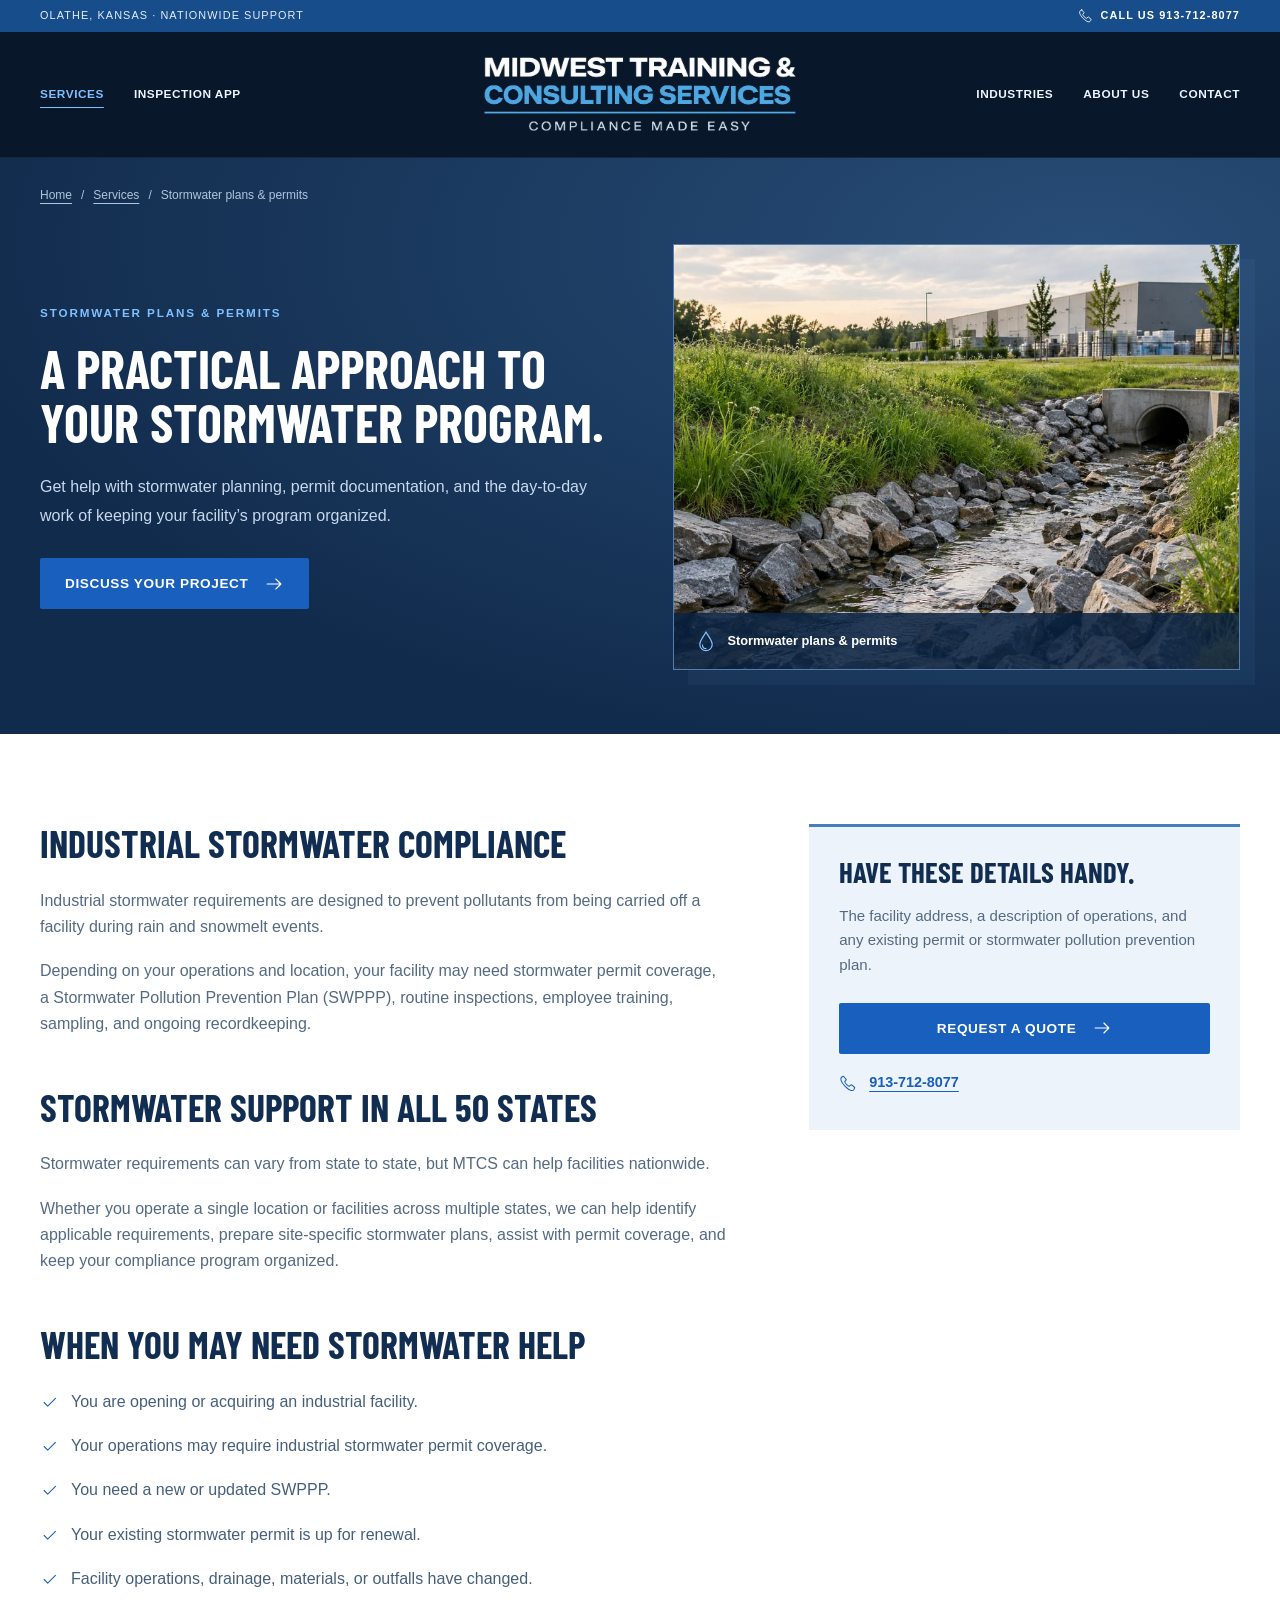
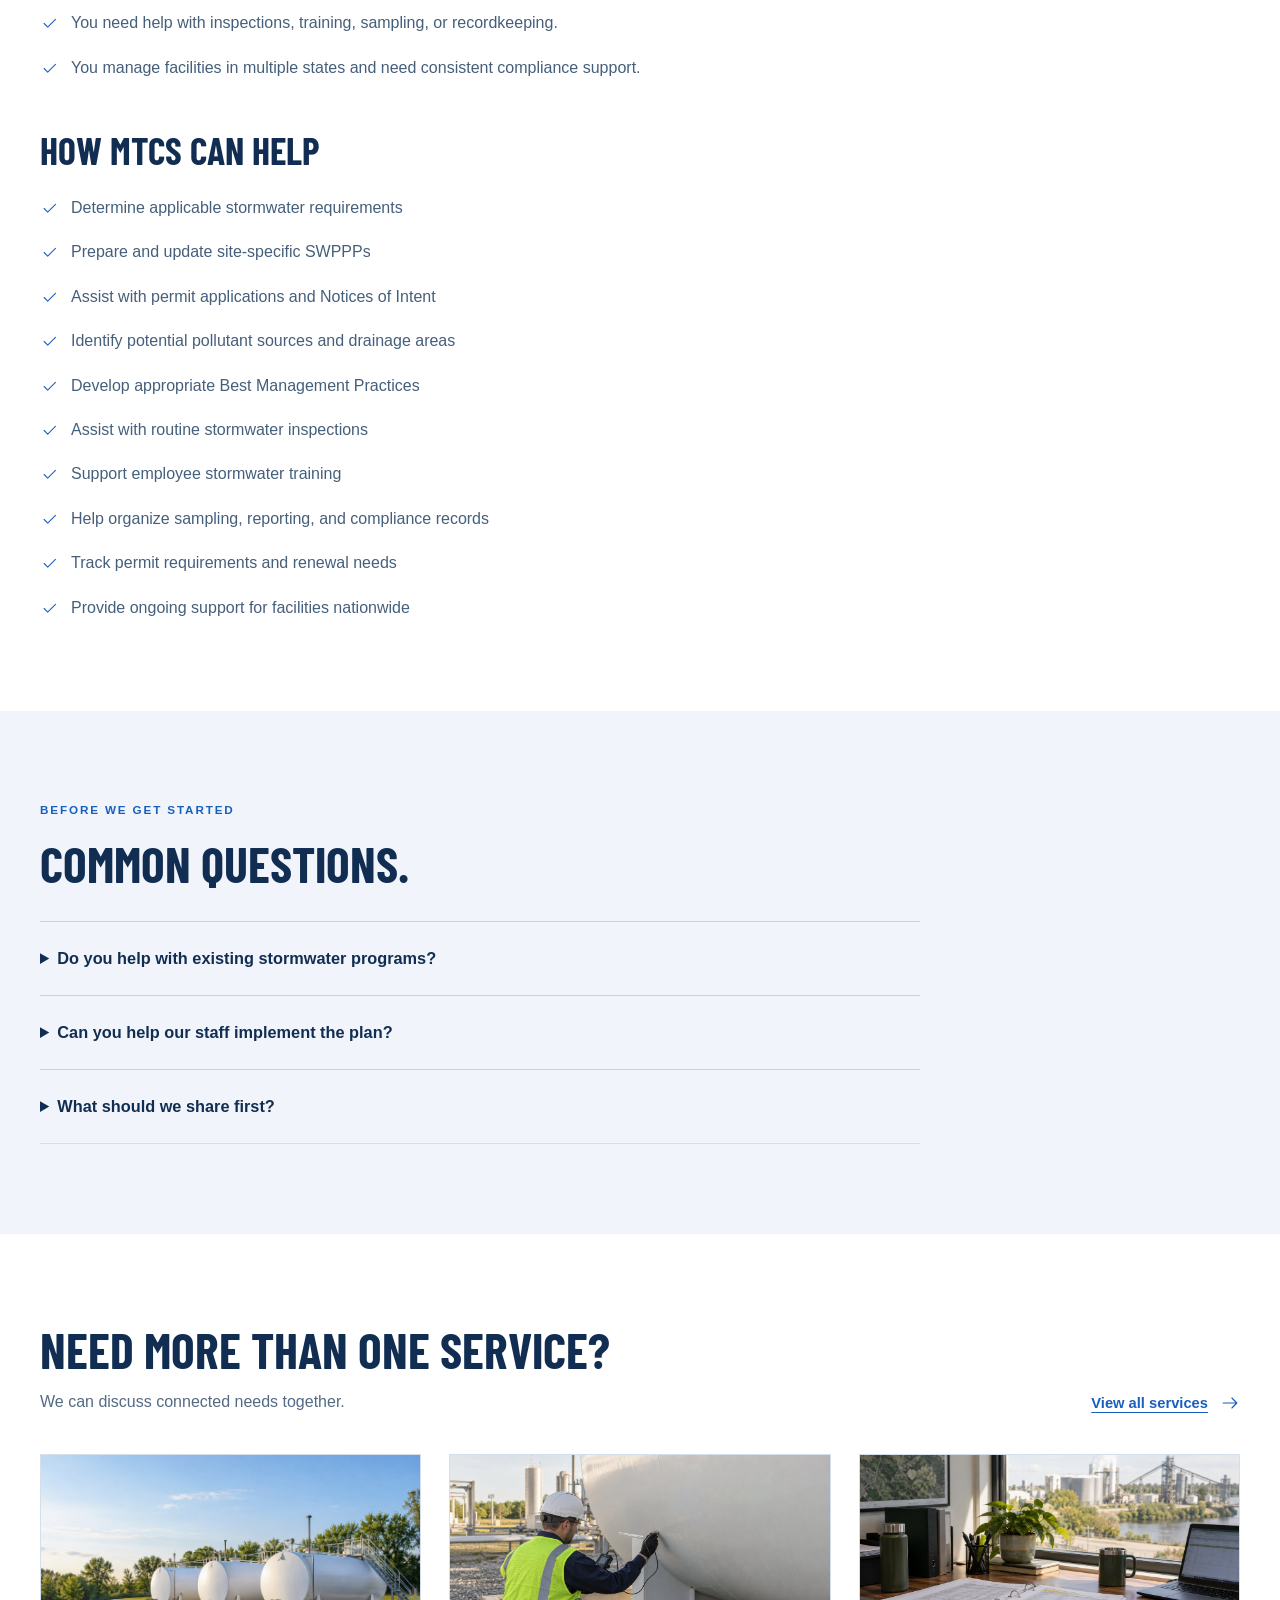
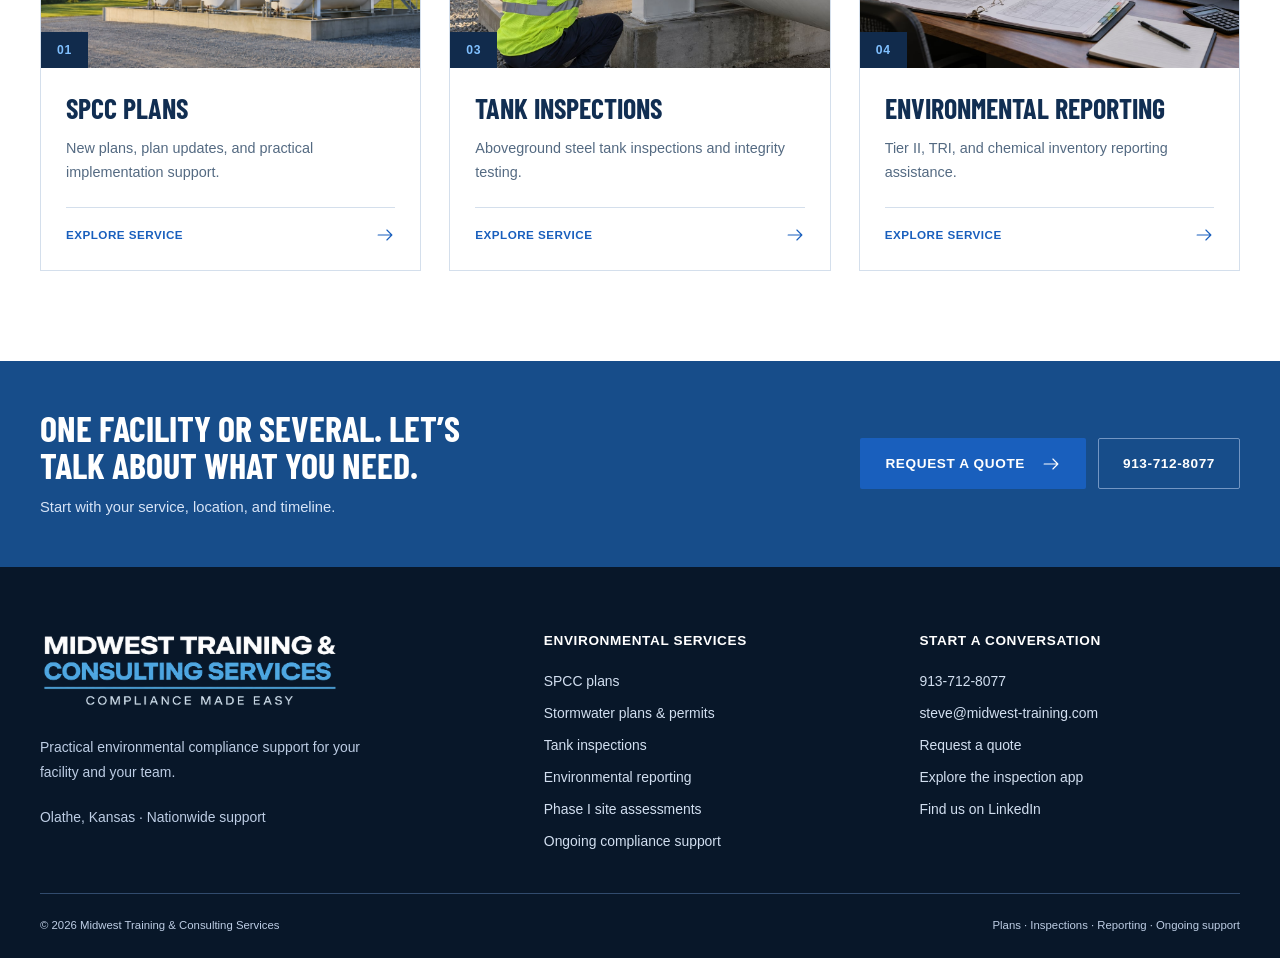
<file: stormwater-plans-permits/index.html>
<!doctype html><html lang="en"><head><meta charset="UTF-8"><meta name="viewport" content="width=device-width, initial-scale=1"><meta name="theme-color" content="#112b4c"><title>Stormwater plans &amp; permits | Midwest Training &amp; Consulting</title><meta name="description" content="Site-specific planning and help navigating permit requirements. Based in Olathe, Kansas, supporting facilities across the U.S."><link rel="icon" href="../assets/favicon.svg" type="image/svg+xml"><link rel="preload" as="font" href="../assets/fonts/barlow-condensed-bold.ttf" type="font/ttf" crossorigin><link rel="stylesheet" href="../assets/site.css"><link rel="stylesheet" href="../assets/theme.css"><script type="module" src="../assets/site.mjs?v=1befd25fa9a1"></script><link rel="canonical" href="https://christophermsmith0714-collab.github.io/midwest-training-website/stormwater-plans-permits/"><meta property="og:type" content="website"><meta property="og:site_name" content="Midwest Training &amp; Consulting Services"><meta property="og:title" content="Stormwater plans &amp; permits | Midwest Training &amp; Consulting"><meta property="og:description" content="Site-specific planning and help navigating permit requirements. Based in Olathe, Kansas, supporting facilities across the U.S."><meta property="og:url" content="https://christophermsmith0714-collab.github.io/midwest-training-website/stormwater-plans-permits/"><meta property="og:image" content="https://christophermsmith0714-collab.github.io/midwest-training-website/assets/environmental-hero.jpg"><meta property="og:image:alt" content="Illustrative industrial facility with aboveground tanks and stormwater controls"><meta name="twitter:card" content="summary_large_image"><script type="application/ld+json">{"@context":"https://schema.org","@type":"Organization","@id":"https://christophermsmith0714-collab.github.io/midwest-training-website/#organization","name":"Midwest Training & Consulting Services","url":"https://christophermsmith0714-collab.github.io/midwest-training-website/","telephone":"+19137128077","email":"steve@midwest-training.com","sameAs":["https://www.linkedin.com/company/midwest-training-and-consulting-services/"]}</script></head><body class="interior-page">
  <a class="skip-link" href="#main">Skip to content</a>
  <div class="utility-bar"><div class="container"><span>Olathe, Kansas · Nationwide support</span><a href="tel:+19137128077"><svg class="icon" width="15" height="15" viewBox="0 0 32 32" fill="none" stroke="currentColor" stroke-width="1.8" stroke-linecap="round" stroke-linejoin="round" aria-hidden="true"><path d="m8 4 5 6-3 4c2 4 4 6 8 8l4-3 6 5c-2 9-9 6-17-2S0 6 8 4Z"/></svg> Call us 913-712-8077</a></div></div>
  <header class="site-header"><div class="container header-inner">
    <nav class="desktop-nav nav-left" aria-label="Services navigation"><a href="../services/" aria-current="page">Services</a><a href="../inspection-app/">Inspection App</a></nav>
    <a class="brand" href="../" aria-label="Midwest Training & Consulting Services home"><span class="brand-logo"><img src="../assets/mtcs-logo-dark.png" alt="Midwest Training &amp; Consulting Services — Compliance Made Easy" width="2031" height="774"></span></a>
    <nav class="desktop-nav nav-right" aria-label="Company navigation"><a href="../industries/">Industries</a><a href="../about/">About us</a><a href="../contact/">Contact</a></nav>
    <details class="mobile-menu"><summary>Menu <svg class="icon" width="22" height="22" viewBox="0 0 32 32" fill="none" stroke="currentColor" stroke-width="1.8" stroke-linecap="round" stroke-linejoin="round" aria-hidden="true"><path d="M5 8h22M5 16h22M5 24h22"/></svg></summary><nav aria-label="Mobile navigation"><a href="../services/" aria-current="page">Services</a><a href="../inspection-app/">Inspection App</a><a href="../industries/">Industries</a><a href="../about/">About us</a><a href="../contact/">Contact</a><a href="tel:+19137128077">Call 913-712-8077</a></nav></details>
  </div></header><main id="main"><section class="page-hero service-hero"><div class="container"><nav class="breadcrumbs" aria-label="Breadcrumb"><a href="../">Home</a><span aria-hidden="true">/</span><a href="../services/">Services</a><span aria-hidden="true">/</span><span aria-current="page">Stormwater plans &amp; permits</span></nav><div class="page-hero-grid"><div><p class="eyebrow">Stormwater plans &amp; permits</p><h1>A practical approach to your stormwater program.</h1><p class="lede">Get help with stormwater planning, permit documentation, and the day-to-day work of keeping your facility’s program organized.</p><a class="button" href="../contact/?service=stormwater-plans-permits#request-quote">Discuss your project <svg class="icon" width="20" height="20" viewBox="0 0 32 32" fill="none" stroke="currentColor" stroke-width="1.8" stroke-linecap="round" stroke-linejoin="round" aria-hidden="true"><path d="M5 16h22m-8-8 8 8-8 8"/></svg></a></div><figure class="service-photo"><img src="../assets/stormwater-service.jpg" alt="Illustrative rock-lined stormwater swale and culvert beside an industrial site." width="1200" height="675" fetchpriority="high"><figcaption><svg class="icon" width="22" height="22" viewBox="0 0 32 32" fill="none" stroke="currentColor" stroke-width="1.8" stroke-linecap="round" stroke-linejoin="round" aria-hidden="true"><path d="M16 3C13 9 7 15 7 21a9 9 0 0 0 18 0c0-6-6-12-9-18Z"/><path d="M11 22a5 5 0 0 0 5 5"/></svg> Stormwater plans &amp; permits</figcaption></figure></div></div></section>
  <section class="section"><div class="container service-body"><div><section class="body-section"><h2>Industrial stormwater compliance</h2><p>Industrial stormwater requirements are designed to prevent pollutants from being carried off a facility during rain and snowmelt events.</p><p>Depending on your operations and location, your facility may need stormwater permit coverage, a Stormwater Pollution Prevention Plan (SWPPP), routine inspections, employee training, sampling, and ongoing recordkeeping.</p></section><section class="body-section"><h2>Stormwater support in all 50 states</h2><p>Stormwater requirements can vary from state to state, but MTCS can help facilities nationwide.</p><p>Whether you operate a single location or facilities across multiple states, we can help identify applicable requirements, prepare site-specific stormwater plans, assist with permit coverage, and keep your compliance program organized.</p></section><section class="body-section"><h2>When you may need stormwater help</h2><ul class="detail-list"><li><svg class="icon" width="20" height="20" viewBox="0 0 32 32" fill="none" stroke="currentColor" stroke-width="1.8" stroke-linecap="round" stroke-linejoin="round" aria-hidden="true"><path d="m7 16 6 6L26 9"/></svg><span>You are opening or acquiring an industrial facility.</span></li><li><svg class="icon" width="20" height="20" viewBox="0 0 32 32" fill="none" stroke="currentColor" stroke-width="1.8" stroke-linecap="round" stroke-linejoin="round" aria-hidden="true"><path d="m7 16 6 6L26 9"/></svg><span>Your operations may require industrial stormwater permit coverage.</span></li><li><svg class="icon" width="20" height="20" viewBox="0 0 32 32" fill="none" stroke="currentColor" stroke-width="1.8" stroke-linecap="round" stroke-linejoin="round" aria-hidden="true"><path d="m7 16 6 6L26 9"/></svg><span>You need a new or updated SWPPP.</span></li><li><svg class="icon" width="20" height="20" viewBox="0 0 32 32" fill="none" stroke="currentColor" stroke-width="1.8" stroke-linecap="round" stroke-linejoin="round" aria-hidden="true"><path d="m7 16 6 6L26 9"/></svg><span>Your existing stormwater permit is up for renewal.</span></li><li><svg class="icon" width="20" height="20" viewBox="0 0 32 32" fill="none" stroke="currentColor" stroke-width="1.8" stroke-linecap="round" stroke-linejoin="round" aria-hidden="true"><path d="m7 16 6 6L26 9"/></svg><span>Facility operations, drainage, materials, or outfalls have changed.</span></li><li><svg class="icon" width="20" height="20" viewBox="0 0 32 32" fill="none" stroke="currentColor" stroke-width="1.8" stroke-linecap="round" stroke-linejoin="round" aria-hidden="true"><path d="m7 16 6 6L26 9"/></svg><span>You need help with inspections, training, sampling, or recordkeeping.</span></li><li><svg class="icon" width="20" height="20" viewBox="0 0 32 32" fill="none" stroke="currentColor" stroke-width="1.8" stroke-linecap="round" stroke-linejoin="round" aria-hidden="true"><path d="m7 16 6 6L26 9"/></svg><span>You manage facilities in multiple states and need consistent compliance support.</span></li></ul></section><section class="body-section"><h2>How MTCS can help</h2><ul class="detail-list"><li><svg class="icon" width="20" height="20" viewBox="0 0 32 32" fill="none" stroke="currentColor" stroke-width="1.8" stroke-linecap="round" stroke-linejoin="round" aria-hidden="true"><path d="m7 16 6 6L26 9"/></svg><span>Determine applicable stormwater requirements</span></li><li><svg class="icon" width="20" height="20" viewBox="0 0 32 32" fill="none" stroke="currentColor" stroke-width="1.8" stroke-linecap="round" stroke-linejoin="round" aria-hidden="true"><path d="m7 16 6 6L26 9"/></svg><span>Prepare and update site-specific SWPPPs</span></li><li><svg class="icon" width="20" height="20" viewBox="0 0 32 32" fill="none" stroke="currentColor" stroke-width="1.8" stroke-linecap="round" stroke-linejoin="round" aria-hidden="true"><path d="m7 16 6 6L26 9"/></svg><span>Assist with permit applications and Notices of Intent</span></li><li><svg class="icon" width="20" height="20" viewBox="0 0 32 32" fill="none" stroke="currentColor" stroke-width="1.8" stroke-linecap="round" stroke-linejoin="round" aria-hidden="true"><path d="m7 16 6 6L26 9"/></svg><span>Identify potential pollutant sources and drainage areas</span></li><li><svg class="icon" width="20" height="20" viewBox="0 0 32 32" fill="none" stroke="currentColor" stroke-width="1.8" stroke-linecap="round" stroke-linejoin="round" aria-hidden="true"><path d="m7 16 6 6L26 9"/></svg><span>Develop appropriate Best Management Practices</span></li><li><svg class="icon" width="20" height="20" viewBox="0 0 32 32" fill="none" stroke="currentColor" stroke-width="1.8" stroke-linecap="round" stroke-linejoin="round" aria-hidden="true"><path d="m7 16 6 6L26 9"/></svg><span>Assist with routine stormwater inspections</span></li><li><svg class="icon" width="20" height="20" viewBox="0 0 32 32" fill="none" stroke="currentColor" stroke-width="1.8" stroke-linecap="round" stroke-linejoin="round" aria-hidden="true"><path d="m7 16 6 6L26 9"/></svg><span>Support employee stormwater training</span></li><li><svg class="icon" width="20" height="20" viewBox="0 0 32 32" fill="none" stroke="currentColor" stroke-width="1.8" stroke-linecap="round" stroke-linejoin="round" aria-hidden="true"><path d="m7 16 6 6L26 9"/></svg><span>Help organize sampling, reporting, and compliance records</span></li><li><svg class="icon" width="20" height="20" viewBox="0 0 32 32" fill="none" stroke="currentColor" stroke-width="1.8" stroke-linecap="round" stroke-linejoin="round" aria-hidden="true"><path d="m7 16 6 6L26 9"/></svg><span>Track permit requirements and renewal needs</span></li><li><svg class="icon" width="20" height="20" viewBox="0 0 32 32" fill="none" stroke="currentColor" stroke-width="1.8" stroke-linecap="round" stroke-linejoin="round" aria-hidden="true"><path d="m7 16 6 6L26 9"/></svg><span>Provide ongoing support for facilities nationwide</span></li></ul></section></div><aside class="project-aside"><h2>Have these details handy.</h2><p>The facility address, a description of operations, and any existing permit or stormwater pollution prevention plan.</p><a class="button" href="../contact/?service=stormwater-plans-permits#request-quote">Request a quote <svg class="icon" width="20" height="20" viewBox="0 0 32 32" fill="none" stroke="currentColor" stroke-width="1.8" stroke-linecap="round" stroke-linejoin="round" aria-hidden="true"><path d="M5 16h22m-8-8 8 8-8 8"/></svg></a><a class="text-link" href="tel:+19137128077"><svg class="icon" width="18" height="18" viewBox="0 0 32 32" fill="none" stroke="currentColor" stroke-width="1.8" stroke-linecap="round" stroke-linejoin="round" aria-hidden="true"><path d="m8 4 5 6-3 4c2 4 4 6 8 8l4-3 6 5c-2 9-9 6-17-2S0 6 8 4Z"/></svg>913-712-8077</a></aside></div></section>
  <section class="section section-soft"><div class="container"><p class="eyebrow">Before we get started</p><h2>Common questions.</h2><div class="faq-list"><details><summary>Do you help with existing stormwater programs?</summary><p>Yes. We can discuss your current plan, permit documents, and the parts of the program where you need help.</p></details><details><summary>Can you help our staff implement the plan?</summary><p>We provide training and inspection support. The scope can be tailored to the people and resources at your facility.</p></details><details><summary>What should we share first?</summary><p>Your location, type of operation, and any current permit or plan are a useful starting point.</p></details></div></div></section>
  <section class="section"><div class="container"><div class="section-heading"><div><h2>Need more than one service?</h2><p class="muted">We can discuss connected needs together.</p></div><a class="text-link" href="../services/">View all services <svg class="icon" width="20" height="20" viewBox="0 0 32 32" fill="none" stroke="currentColor" stroke-width="1.8" stroke-linecap="round" stroke-linejoin="round" aria-hidden="true"><path d="M5 16h22m-8-8 8 8-8 8"/></svg></a></div><div class="services-grid"><a class="service-card" href="../spcc-plans/"><div class="card-photo"><img src="../assets/facility-hero.jpg" alt="" width="1200" height="675" loading="lazy"><span class="card-number">01</span></div><div class="card-content"><h3>SPCC plans</h3><p>New plans, plan updates, and practical implementation support.</p><span class="card-action">Explore service <svg class="icon" width="20" height="20" viewBox="0 0 32 32" fill="none" stroke="currentColor" stroke-width="1.8" stroke-linecap="round" stroke-linejoin="round" aria-hidden="true"><path d="M5 16h22m-8-8 8 8-8 8"/></svg></span></div></a><a class="service-card" href="../tank-inspections/"><div class="card-photo"><img src="../assets/tank-service.jpg" alt="" width="1200" height="675" loading="lazy"><span class="card-number">03</span></div><div class="card-content"><h3>Tank inspections</h3><p>Aboveground steel tank inspections and integrity testing.</p><span class="card-action">Explore service <svg class="icon" width="20" height="20" viewBox="0 0 32 32" fill="none" stroke="currentColor" stroke-width="1.8" stroke-linecap="round" stroke-linejoin="round" aria-hidden="true"><path d="M5 16h22m-8-8 8 8-8 8"/></svg></span></div></a><a class="service-card" href="../environmental-reporting/"><div class="card-photo"><img src="../assets/reporting-service.jpg" alt="" width="1200" height="675" loading="lazy"><span class="card-number">04</span></div><div class="card-content"><h3>Environmental reporting</h3><p>Tier II, TRI, and chemical inventory reporting assistance.</p><span class="card-action">Explore service <svg class="icon" width="20" height="20" viewBox="0 0 32 32" fill="none" stroke="currentColor" stroke-width="1.8" stroke-linecap="round" stroke-linejoin="round" aria-hidden="true"><path d="M5 16h22m-8-8 8 8-8 8"/></svg></span></div></a></div></div></section><section class="cta-band"><div class="container cta-inner"><div><h2>One facility or several. Let’s talk about what you need.</h2><p>Start with your service, location, and timeline.</p></div><div class="cta-actions"><a class="button" href="../contact/">Request a quote <svg class="icon" width="20" height="20" viewBox="0 0 32 32" fill="none" stroke="currentColor" stroke-width="1.8" stroke-linecap="round" stroke-linejoin="round" aria-hidden="true"><path d="M5 16h22m-8-8 8 8-8 8"/></svg></a><a class="button button-outline" href="tel:+19137128077">913-712-8077</a></div></div></section></main><footer class="site-footer"><div class="container"><div class="footer-grid">
    <div><a class="brand" href="../" aria-label="Midwest Training & Consulting Services home"><span class="brand-logo"><img src="../assets/mtcs-logo-dark.png" alt="Midwest Training &amp; Consulting Services — Compliance Made Easy" width="2031" height="774"></span></a><p>Practical environmental compliance support for your facility and your team.</p><p>Olathe, Kansas · Nationwide support</p></div>
    <div><h3>Environmental services</h3><ul><li><a href="../spcc-plans/">SPCC plans</a></li><li><a href="../stormwater-plans-permits/">Stormwater plans &amp; permits</a></li><li><a href="../tank-inspections/">Tank inspections</a></li><li><a href="../environmental-reporting/">Environmental reporting</a></li><li><a href="../phase-i-environmental-site-assessments/">Phase I site assessments</a></li><li><a href="../ongoing-compliance/">Ongoing compliance support</a></li></ul></div>
    <div><h3>Start a conversation</h3><ul><li><a href="tel:+19137128077">913-712-8077</a></li><li><a href="mailto:steve@midwest-training.com">steve@midwest-training.com</a></li><li><a href="../contact/">Request a quote</a></li><li><a href="../inspection-app/">Explore the inspection app</a></li><li><a href="https://www.linkedin.com/company/midwest-training-and-consulting-services/" rel="noopener" target="_blank">Find us on LinkedIn</a></li></ul></div>
  </div><div class="footer-bottom"><span>© 2026 Midwest Training &amp; Consulting Services</span><span>Plans · Inspections · Reporting · Ongoing support</span></div></div></footer></body></html>
</file>
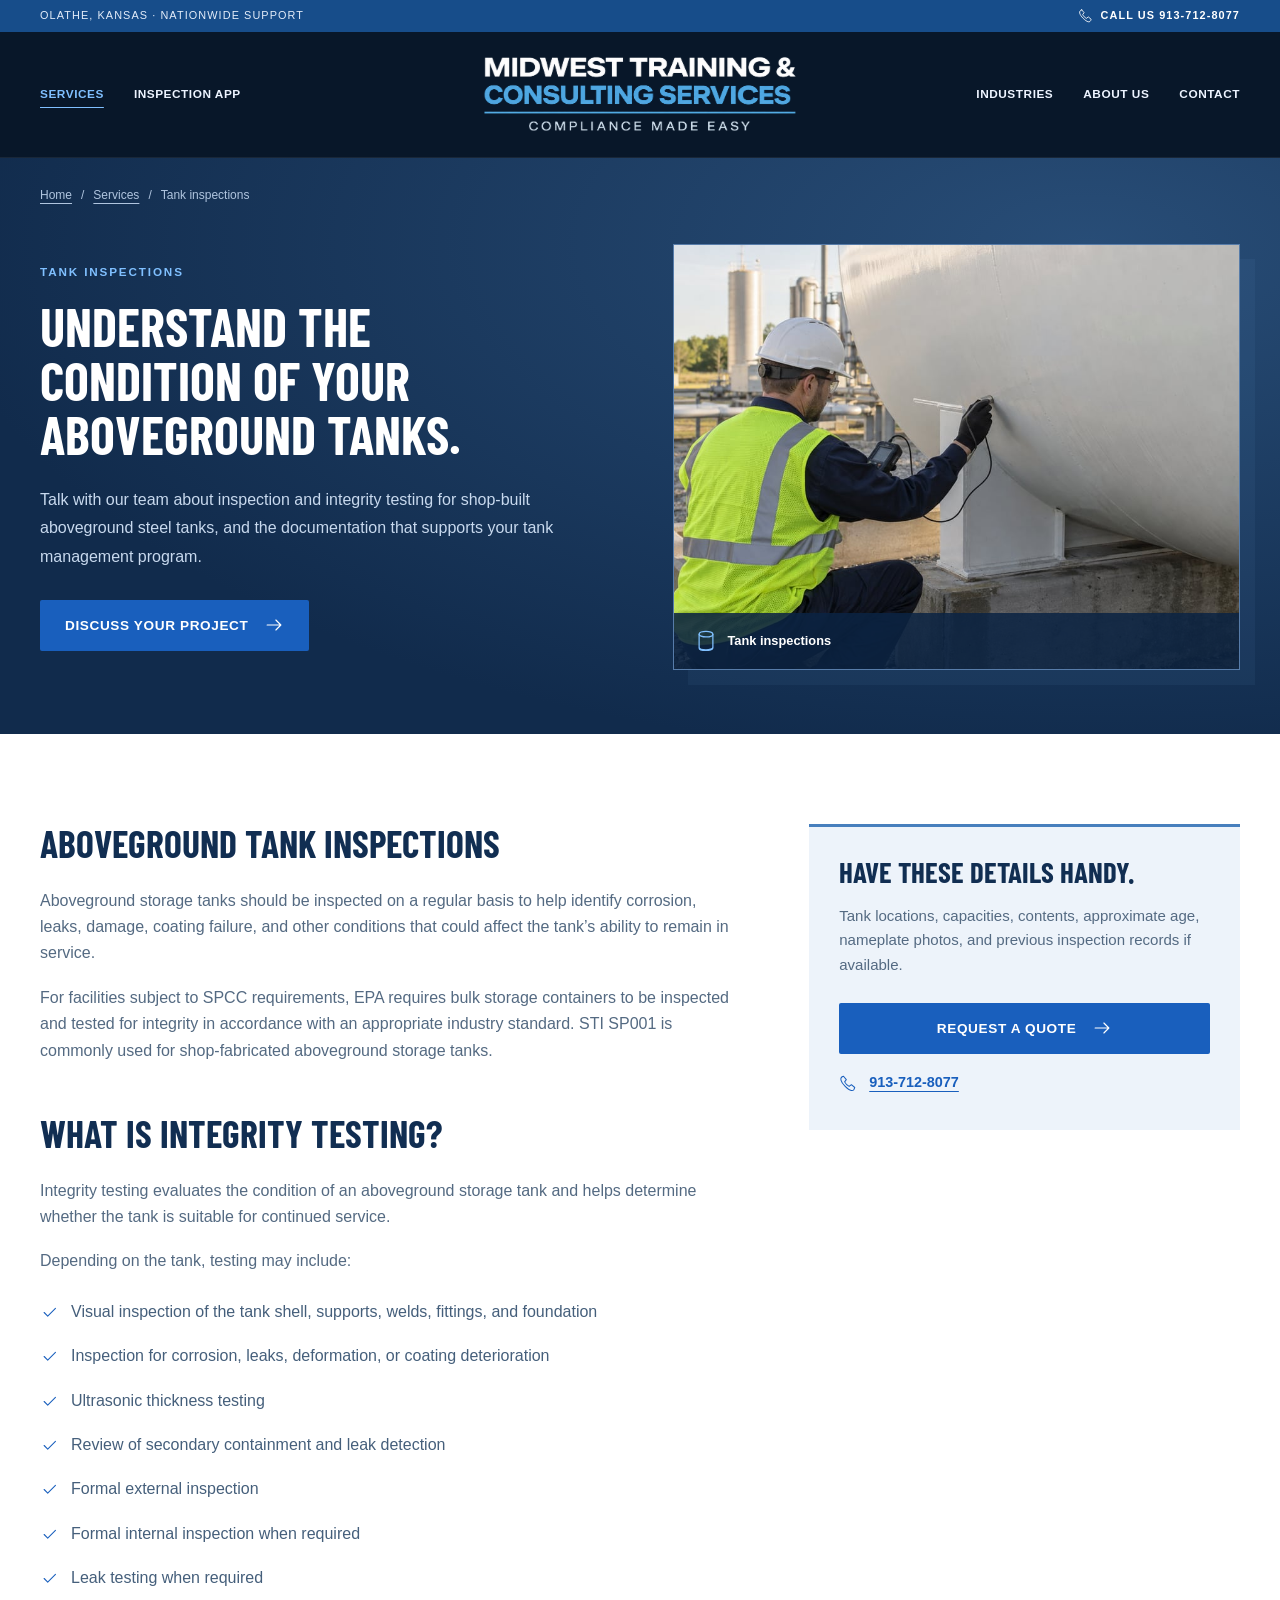
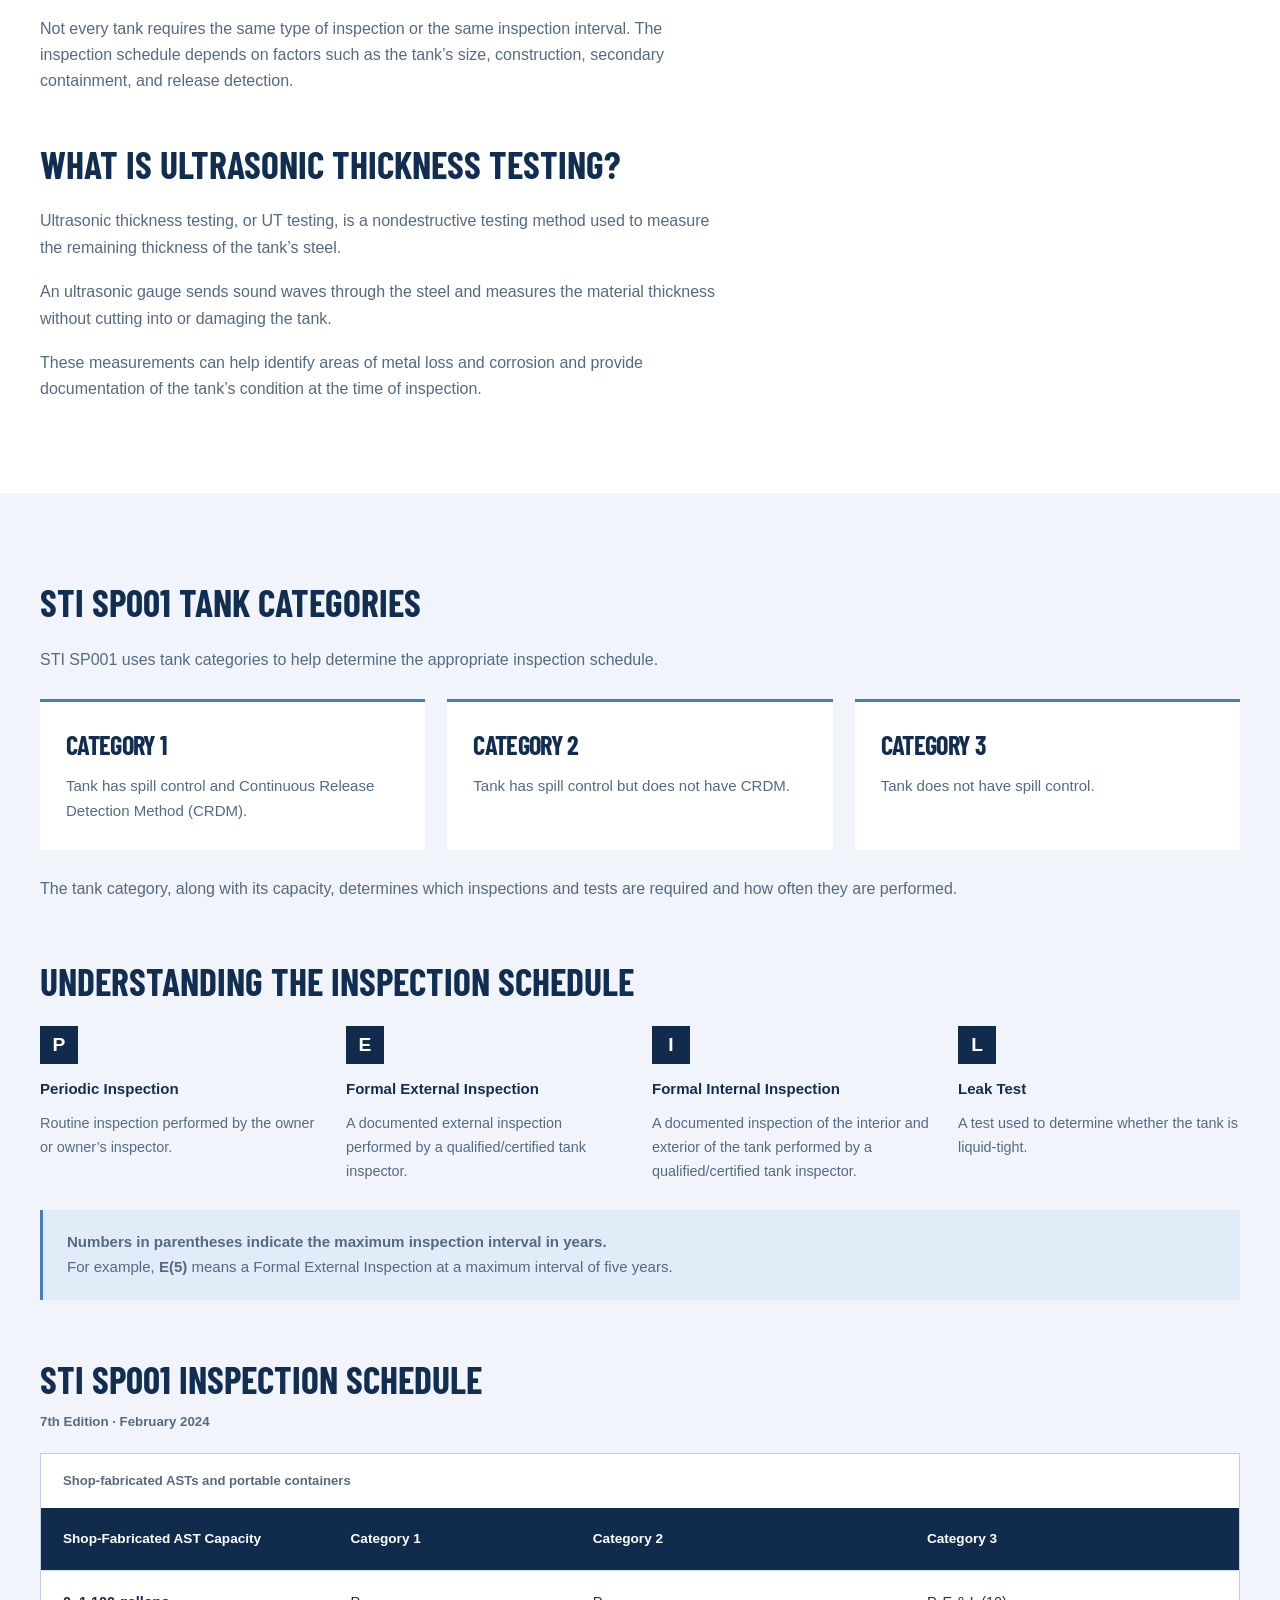
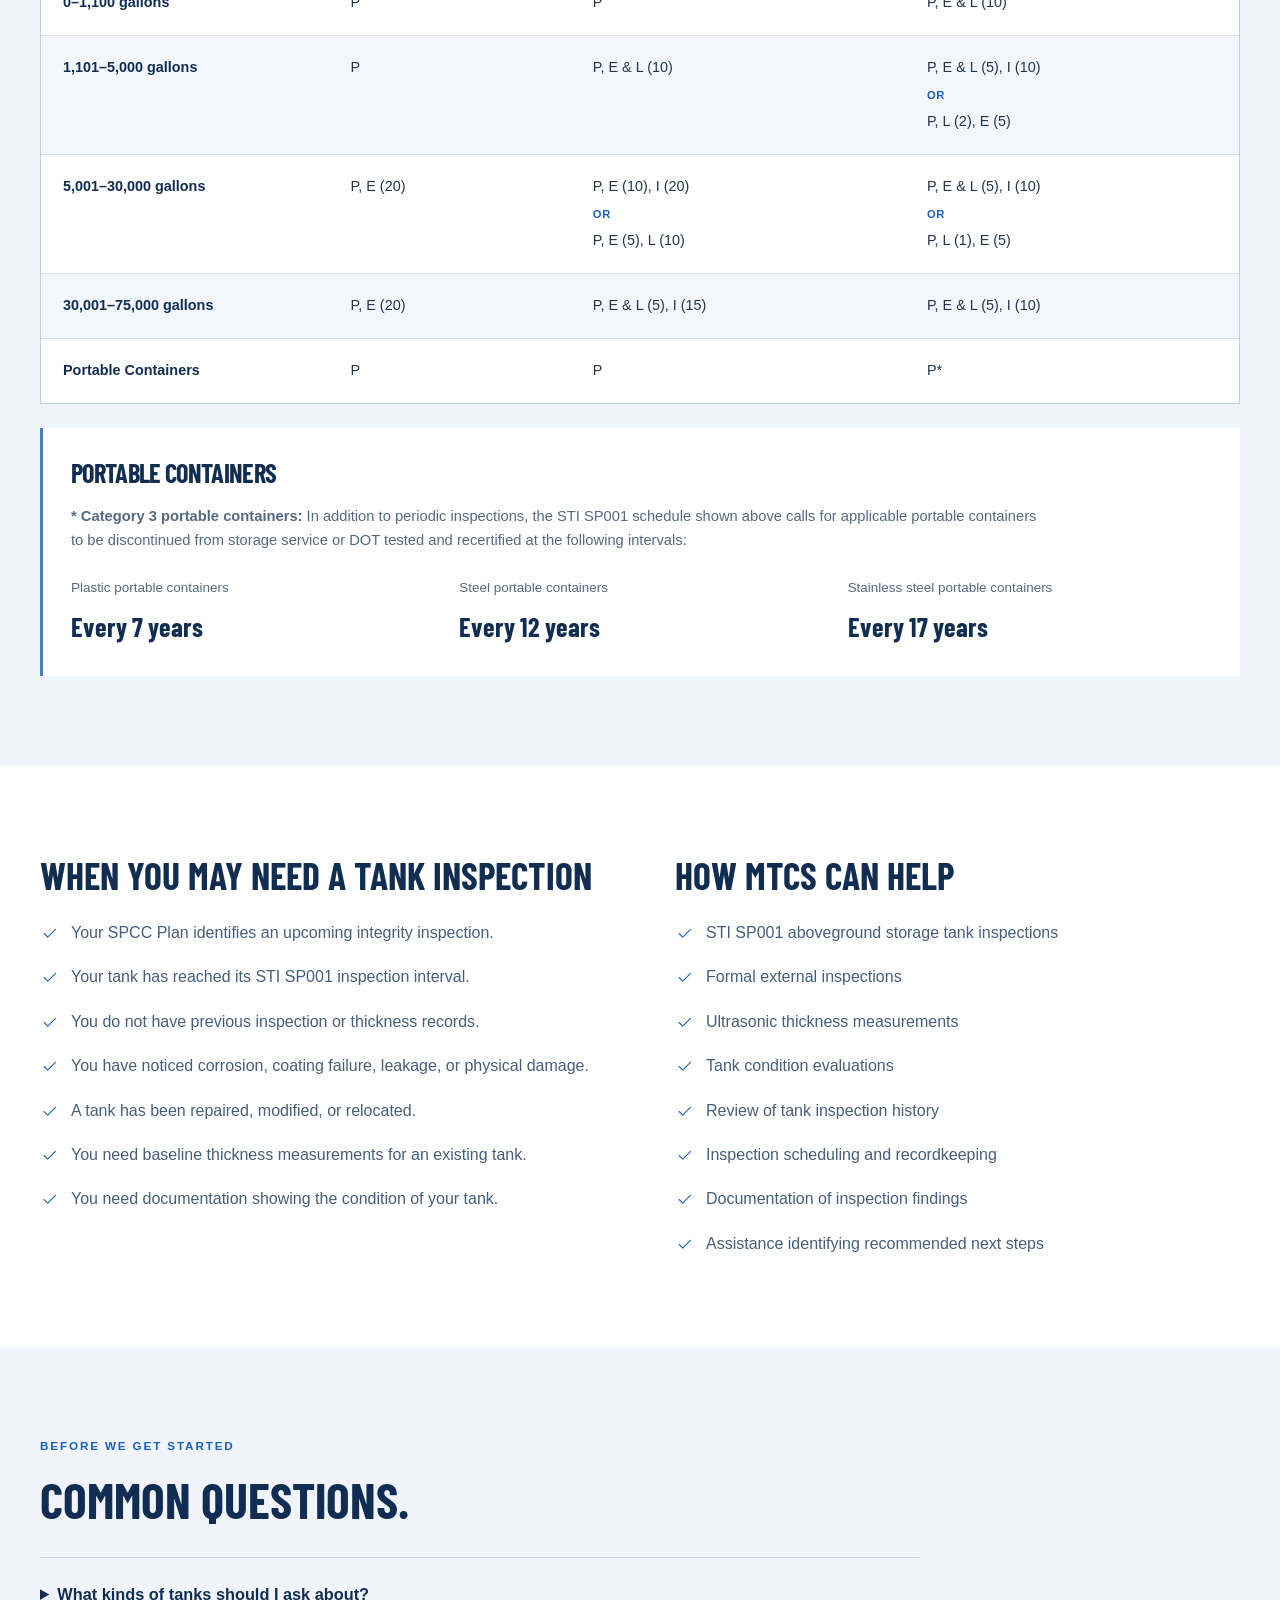
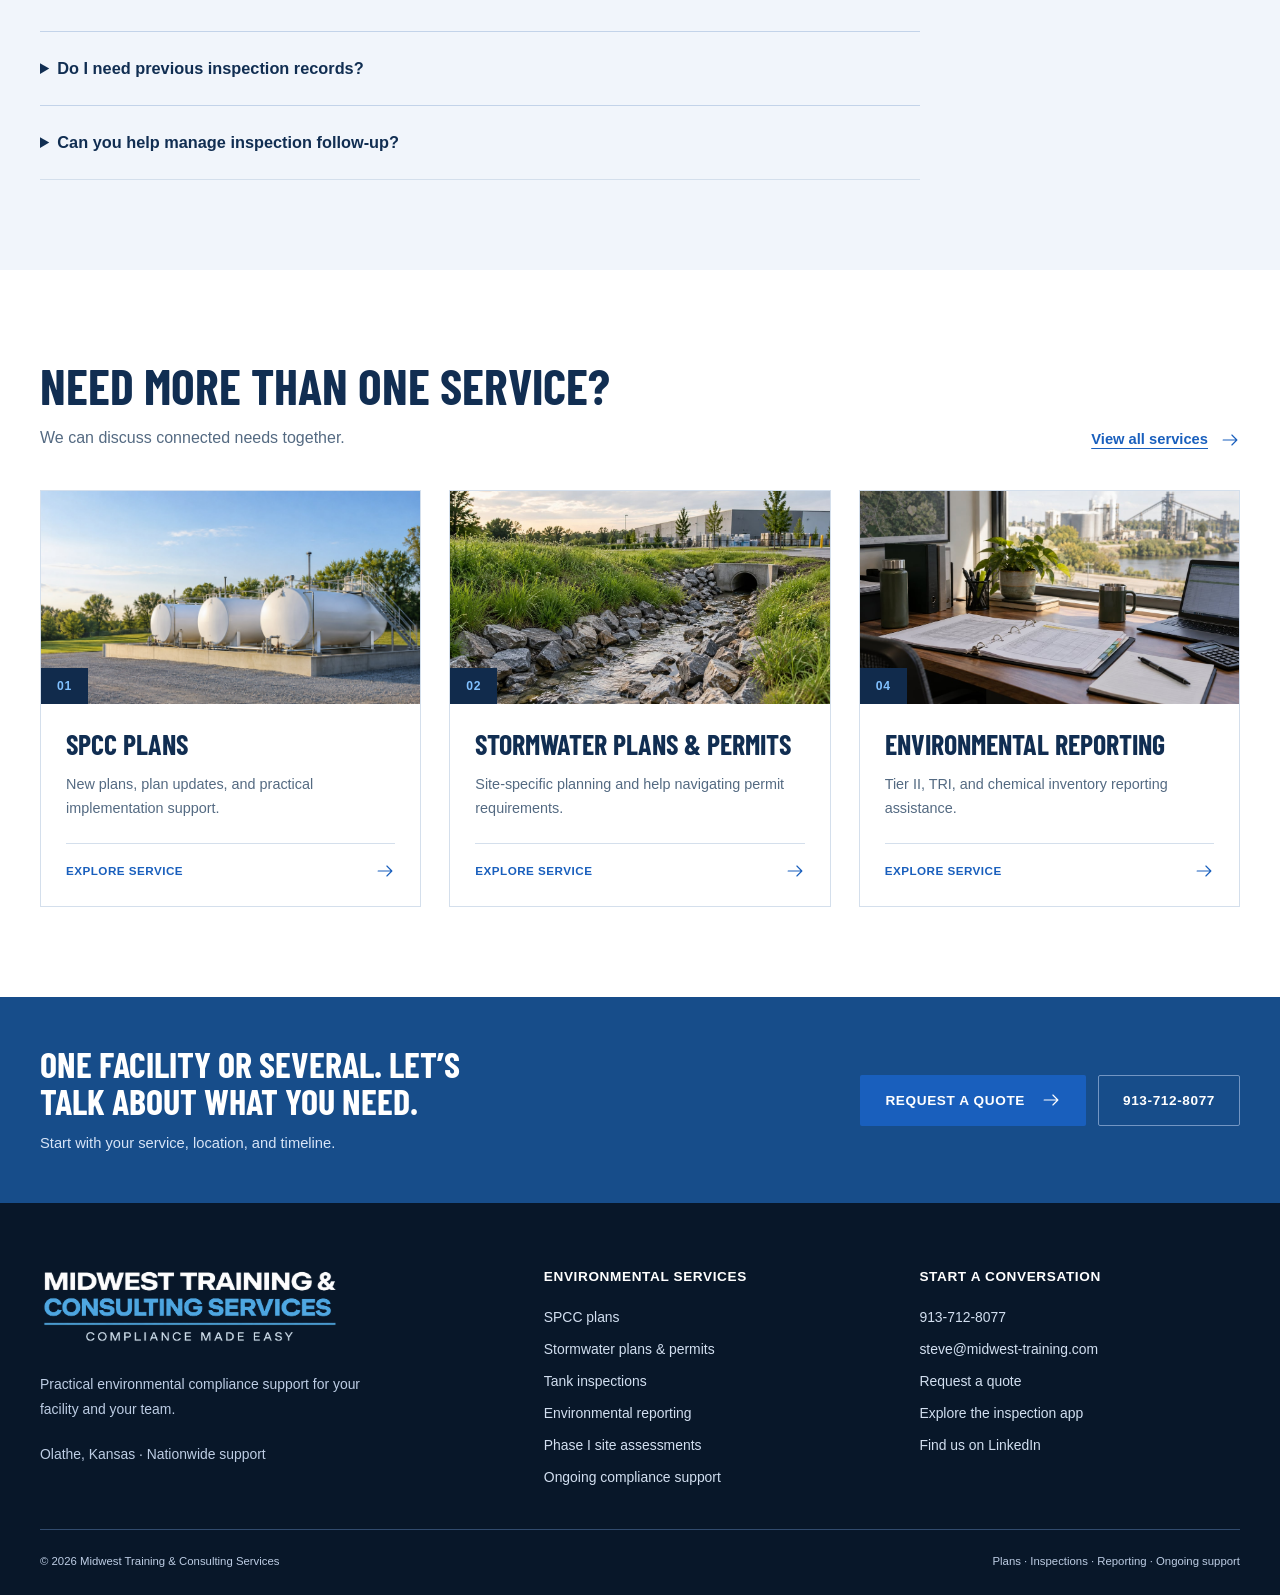
<file: tank-inspections/index.html>
<!doctype html><html lang="en"><head><meta charset="UTF-8"><meta name="viewport" content="width=device-width, initial-scale=1"><meta name="theme-color" content="#112b4c"><title>Tank inspections | Midwest Training &amp; Consulting</title><meta name="description" content="Aboveground steel tank inspections and integrity testing. Based in Olathe, Kansas, supporting facilities across the U.S."><link rel="icon" href="../assets/favicon.svg" type="image/svg+xml"><link rel="preload" as="font" href="../assets/fonts/barlow-condensed-bold.ttf" type="font/ttf" crossorigin><link rel="stylesheet" href="../assets/site.css"><link rel="stylesheet" href="../assets/theme.css"><script type="module" src="../assets/site.mjs?v=1befd25fa9a1"></script><link rel="canonical" href="https://christophermsmith0714-collab.github.io/midwest-training-website/tank-inspections/"><meta property="og:type" content="website"><meta property="og:site_name" content="Midwest Training &amp; Consulting Services"><meta property="og:title" content="Tank inspections | Midwest Training &amp; Consulting"><meta property="og:description" content="Aboveground steel tank inspections and integrity testing. Based in Olathe, Kansas, supporting facilities across the U.S."><meta property="og:url" content="https://christophermsmith0714-collab.github.io/midwest-training-website/tank-inspections/"><meta property="og:image" content="https://christophermsmith0714-collab.github.io/midwest-training-website/assets/environmental-hero.jpg"><meta property="og:image:alt" content="Illustrative industrial facility with aboveground tanks and stormwater controls"><meta name="twitter:card" content="summary_large_image"><script type="application/ld+json">{"@context":"https://schema.org","@type":"Organization","@id":"https://christophermsmith0714-collab.github.io/midwest-training-website/#organization","name":"Midwest Training & Consulting Services","url":"https://christophermsmith0714-collab.github.io/midwest-training-website/","telephone":"+19137128077","email":"steve@midwest-training.com","sameAs":["https://www.linkedin.com/company/midwest-training-and-consulting-services/"]}</script></head><body class="interior-page">
  <a class="skip-link" href="#main">Skip to content</a>
  <div class="utility-bar"><div class="container"><span>Olathe, Kansas · Nationwide support</span><a href="tel:+19137128077"><svg class="icon" width="15" height="15" viewBox="0 0 32 32" fill="none" stroke="currentColor" stroke-width="1.8" stroke-linecap="round" stroke-linejoin="round" aria-hidden="true"><path d="m8 4 5 6-3 4c2 4 4 6 8 8l4-3 6 5c-2 9-9 6-17-2S0 6 8 4Z"/></svg> Call us 913-712-8077</a></div></div>
  <header class="site-header"><div class="container header-inner">
    <nav class="desktop-nav nav-left" aria-label="Services navigation"><a href="../services/" aria-current="page">Services</a><a href="../inspection-app/">Inspection App</a></nav>
    <a class="brand" href="../" aria-label="Midwest Training & Consulting Services home"><span class="brand-logo"><img src="../assets/mtcs-logo-dark.png" alt="Midwest Training &amp; Consulting Services — Compliance Made Easy" width="2031" height="774"></span></a>
    <nav class="desktop-nav nav-right" aria-label="Company navigation"><a href="../industries/">Industries</a><a href="../about/">About us</a><a href="../contact/">Contact</a></nav>
    <details class="mobile-menu"><summary>Menu <svg class="icon" width="22" height="22" viewBox="0 0 32 32" fill="none" stroke="currentColor" stroke-width="1.8" stroke-linecap="round" stroke-linejoin="round" aria-hidden="true"><path d="M5 8h22M5 16h22M5 24h22"/></svg></summary><nav aria-label="Mobile navigation"><a href="../services/" aria-current="page">Services</a><a href="../inspection-app/">Inspection App</a><a href="../industries/">Industries</a><a href="../about/">About us</a><a href="../contact/">Contact</a><a href="tel:+19137128077">Call 913-712-8077</a></nav></details>
  </div></header><main id="main"><section class="page-hero service-hero"><div class="container"><nav class="breadcrumbs" aria-label="Breadcrumb"><a href="../">Home</a><span aria-hidden="true">/</span><a href="../services/">Services</a><span aria-hidden="true">/</span><span aria-current="page">Tank inspections</span></nav><div class="page-hero-grid"><div><p class="eyebrow">Tank inspections</p><h1>Understand the condition of your aboveground tanks.</h1><p class="lede">Talk with our team about inspection and integrity testing for shop-built aboveground steel tanks, and the documentation that supports your tank management program.</p><a class="button" href="../contact/?service=tank-inspections#request-quote">Discuss your project <svg class="icon" width="20" height="20" viewBox="0 0 32 32" fill="none" stroke="currentColor" stroke-width="1.8" stroke-linecap="round" stroke-linejoin="round" aria-hidden="true"><path d="M5 16h22m-8-8 8 8-8 8"/></svg></a></div><figure class="service-photo"><img src="../assets/tank-service.jpg" alt="Illustrative inspector checking the exterior of an aboveground steel tank." width="1200" height="675" fetchpriority="high"><figcaption><svg class="icon" width="22" height="22" viewBox="0 0 32 32" fill="none" stroke="currentColor" stroke-width="1.8" stroke-linecap="round" stroke-linejoin="round" aria-hidden="true"><ellipse cx="16" cy="6" rx="10" ry="4"/><path d="M6 6v20c0 5 20 5 20 0V6M6 25c0 5 20 5 20 0"/></svg> Tank inspections</figcaption></figure></div></div></section>
  <section class="section"><div class="container service-body"><div>
    <section class="body-section"><h2>Aboveground tank inspections</h2><p>Aboveground storage tanks should be inspected on a regular basis to help identify corrosion, leaks, damage, coating failure, and other conditions that could affect the tank’s ability to remain in service.</p><p>For facilities subject to SPCC requirements, EPA requires bulk storage containers to be inspected and tested for integrity in accordance with an appropriate industry standard. STI SP001 is commonly used for shop-fabricated aboveground storage tanks.</p></section>
    <section class="body-section"><h2>What is integrity testing?</h2><p>Integrity testing evaluates the condition of an aboveground storage tank and helps determine whether the tank is suitable for continued service.</p><p>Depending on the tank, testing may include:</p><ul class="detail-list"><li><svg class="icon" width="20" height="20" viewBox="0 0 32 32" fill="none" stroke="currentColor" stroke-width="1.8" stroke-linecap="round" stroke-linejoin="round" aria-hidden="true"><path d="m7 16 6 6L26 9"/></svg><span>Visual inspection of the tank shell, supports, welds, fittings, and foundation</span></li><li><svg class="icon" width="20" height="20" viewBox="0 0 32 32" fill="none" stroke="currentColor" stroke-width="1.8" stroke-linecap="round" stroke-linejoin="round" aria-hidden="true"><path d="m7 16 6 6L26 9"/></svg><span>Inspection for corrosion, leaks, deformation, or coating deterioration</span></li><li><svg class="icon" width="20" height="20" viewBox="0 0 32 32" fill="none" stroke="currentColor" stroke-width="1.8" stroke-linecap="round" stroke-linejoin="round" aria-hidden="true"><path d="m7 16 6 6L26 9"/></svg><span>Ultrasonic thickness testing</span></li><li><svg class="icon" width="20" height="20" viewBox="0 0 32 32" fill="none" stroke="currentColor" stroke-width="1.8" stroke-linecap="round" stroke-linejoin="round" aria-hidden="true"><path d="m7 16 6 6L26 9"/></svg><span>Review of secondary containment and leak detection</span></li><li><svg class="icon" width="20" height="20" viewBox="0 0 32 32" fill="none" stroke="currentColor" stroke-width="1.8" stroke-linecap="round" stroke-linejoin="round" aria-hidden="true"><path d="m7 16 6 6L26 9"/></svg><span>Formal external inspection</span></li><li><svg class="icon" width="20" height="20" viewBox="0 0 32 32" fill="none" stroke="currentColor" stroke-width="1.8" stroke-linecap="round" stroke-linejoin="round" aria-hidden="true"><path d="m7 16 6 6L26 9"/></svg><span>Formal internal inspection when required</span></li><li><svg class="icon" width="20" height="20" viewBox="0 0 32 32" fill="none" stroke="currentColor" stroke-width="1.8" stroke-linecap="round" stroke-linejoin="round" aria-hidden="true"><path d="m7 16 6 6L26 9"/></svg><span>Leak testing when required</span></li></ul><p>Not every tank requires the same type of inspection or the same inspection interval. The inspection schedule depends on factors such as the tank’s size, construction, secondary containment, and release detection.</p></section>
    <section class="body-section"><h2>What is ultrasonic thickness testing?</h2><p>Ultrasonic thickness testing, or UT testing, is a nondestructive testing method used to measure the remaining thickness of the tank’s steel.</p><p>An ultrasonic gauge sends sound waves through the steel and measures the material thickness without cutting into or damaging the tank.</p><p>These measurements can help identify areas of metal loss and corrosion and provide documentation of the tank’s condition at the time of inspection.</p></section>
  </div><aside class="project-aside"><h2>Have these details handy.</h2><p>Tank locations, capacities, contents, approximate age, nameplate photos, and previous inspection records if available.</p><a class="button" href="../contact/?service=tank-inspections#request-quote">Request a quote <svg class="icon" width="20" height="20" viewBox="0 0 32 32" fill="none" stroke="currentColor" stroke-width="1.8" stroke-linecap="round" stroke-linejoin="round" aria-hidden="true"><path d="M5 16h22m-8-8 8 8-8 8"/></svg></a><a class="text-link" href="tel:+19137128077"><svg class="icon" width="18" height="18" viewBox="0 0 32 32" fill="none" stroke="currentColor" stroke-width="1.8" stroke-linecap="round" stroke-linejoin="round" aria-hidden="true"><path d="m8 4 5 6-3 4c2 4 4 6 8 8l4-3 6 5c-2 9-9 6-17-2S0 6 8 4Z"/></svg>913-712-8077</a></aside></div></section>
  <section class="section section-soft tank-reference"><div class="container">
    <section class="body-section"><h2>STI SP001 tank categories</h2><p>STI SP001 uses tank categories to help determine the appropriate inspection schedule.</p><div class="tank-categories"><article><h3>Category 1</h3><p>Tank has spill control and Continuous Release Detection Method (CRDM).</p></article><article><h3>Category 2</h3><p>Tank has spill control but does not have CRDM.</p></article><article><h3>Category 3</h3><p>Tank does not have spill control.</p></article></div><p>The tank category, along with its capacity, determines which inspections and tests are required and how often they are performed.</p></section>
    <section class="body-section"><h2>Understanding the inspection schedule</h2><dl class="inspection-key"><div><dt><span>P</span>Periodic Inspection</dt><dd>Routine inspection performed by the owner or owner’s inspector.</dd></div><div><dt><span>E</span>Formal External Inspection</dt><dd>A documented external inspection performed by a qualified/certified tank inspector.</dd></div><div><dt><span>I</span>Formal Internal Inspection</dt><dd>A documented inspection of the interior and exterior of the tank performed by a qualified/certified tank inspector.</dd></div><div><dt><span>L</span>Leak Test</dt><dd>A test used to determine whether the tank is liquid-tight.</dd></div></dl><p class="inspection-example"><strong>Numbers in parentheses indicate the maximum inspection interval in years.</strong><br>For example, <strong>E(5)</strong> means a Formal External Inspection at a maximum interval of five years.</p></section>
    <section class="body-section" id="inspection-schedule"><h2 id="inspection-schedule-heading">STI SP001 inspection schedule</h2><p class="schedule-edition">7th Edition · February 2024</p><p class="schedule-scroll-note" id="schedule-scroll-note">Scroll horizontally to compare all three categories.</p><div class="inspection-table-wrap" role="region" aria-labelledby="inspection-schedule-heading" aria-describedby="schedule-scroll-note" tabindex="0"><table class="inspection-table"><caption>Shop-fabricated ASTs and portable containers</caption><thead><tr><th scope="col">Shop-Fabricated AST Capacity</th><th scope="col">Category 1</th><th scope="col">Category 2</th><th scope="col">Category 3</th></tr></thead><tbody><tr><th scope="row">0–1,100 gallons</th><td><span class="schedule-option">P</span></td><td><span class="schedule-option">P</span></td><td><span class="schedule-option">P, E &amp; L (10)</span></td></tr><tr><th scope="row">1,101–5,000 gallons</th><td><span class="schedule-option">P</span></td><td><span class="schedule-option">P, E &amp; L (10)</span></td><td><span class="schedule-option">P, E &amp; L (5), I (10)</span><strong class="schedule-or">OR</strong><span class="schedule-option">P, L (2), E (5)</span></td></tr><tr><th scope="row">5,001–30,000 gallons</th><td><span class="schedule-option">P, E (20)</span></td><td><span class="schedule-option">P, E (10), I (20)</span><strong class="schedule-or">OR</strong><span class="schedule-option">P, E (5), L (10)</span></td><td><span class="schedule-option">P, E &amp; L (5), I (10)</span><strong class="schedule-or">OR</strong><span class="schedule-option">P, L (1), E (5)</span></td></tr><tr><th scope="row">30,001–75,000 gallons</th><td><span class="schedule-option">P, E (20)</span></td><td><span class="schedule-option">P, E &amp; L (5), I (15)</span></td><td><span class="schedule-option">P, E &amp; L (5), I (10)</span></td></tr><tr><th scope="row">Portable Containers</th><td><span class="schedule-option">P</span></td><td><span class="schedule-option">P</span></td><td><span class="schedule-option">P*</span></td></tr></tbody></table></div>
    <div class="portable-guidance" id="portable-containers"><h3>Portable containers</h3><p><strong>* Category 3 portable containers:</strong> In addition to periodic inspections, the STI SP001 schedule shown above calls for applicable portable containers to be discontinued from storage service or DOT tested and recertified at the following intervals:</p><dl class="portable-intervals"><div><dt>Plastic portable containers</dt><dd>Every 7 years</dd></div><div><dt>Steel portable containers</dt><dd>Every 12 years</dd></div><div><dt>Stainless steel portable containers</dt><dd>Every 17 years</dd></div></dl></div></section>
  </div></section>
  <section class="section"><div class="container tank-support-grid"><section class="body-section"><h2>When you may need a tank inspection</h2><ul class="detail-list"><li><svg class="icon" width="20" height="20" viewBox="0 0 32 32" fill="none" stroke="currentColor" stroke-width="1.8" stroke-linecap="round" stroke-linejoin="round" aria-hidden="true"><path d="m7 16 6 6L26 9"/></svg><span>Your SPCC Plan identifies an upcoming integrity inspection.</span></li><li><svg class="icon" width="20" height="20" viewBox="0 0 32 32" fill="none" stroke="currentColor" stroke-width="1.8" stroke-linecap="round" stroke-linejoin="round" aria-hidden="true"><path d="m7 16 6 6L26 9"/></svg><span>Your tank has reached its STI SP001 inspection interval.</span></li><li><svg class="icon" width="20" height="20" viewBox="0 0 32 32" fill="none" stroke="currentColor" stroke-width="1.8" stroke-linecap="round" stroke-linejoin="round" aria-hidden="true"><path d="m7 16 6 6L26 9"/></svg><span>You do not have previous inspection or thickness records.</span></li><li><svg class="icon" width="20" height="20" viewBox="0 0 32 32" fill="none" stroke="currentColor" stroke-width="1.8" stroke-linecap="round" stroke-linejoin="round" aria-hidden="true"><path d="m7 16 6 6L26 9"/></svg><span>You have noticed corrosion, coating failure, leakage, or physical damage.</span></li><li><svg class="icon" width="20" height="20" viewBox="0 0 32 32" fill="none" stroke="currentColor" stroke-width="1.8" stroke-linecap="round" stroke-linejoin="round" aria-hidden="true"><path d="m7 16 6 6L26 9"/></svg><span>A tank has been repaired, modified, or relocated.</span></li><li><svg class="icon" width="20" height="20" viewBox="0 0 32 32" fill="none" stroke="currentColor" stroke-width="1.8" stroke-linecap="round" stroke-linejoin="round" aria-hidden="true"><path d="m7 16 6 6L26 9"/></svg><span>You need baseline thickness measurements for an existing tank.</span></li><li><svg class="icon" width="20" height="20" viewBox="0 0 32 32" fill="none" stroke="currentColor" stroke-width="1.8" stroke-linecap="round" stroke-linejoin="round" aria-hidden="true"><path d="m7 16 6 6L26 9"/></svg><span>You need documentation showing the condition of your tank.</span></li></ul></section><section class="body-section"><h2>How MTCS can help</h2><ul class="detail-list"><li><svg class="icon" width="20" height="20" viewBox="0 0 32 32" fill="none" stroke="currentColor" stroke-width="1.8" stroke-linecap="round" stroke-linejoin="round" aria-hidden="true"><path d="m7 16 6 6L26 9"/></svg><span>STI SP001 aboveground storage tank inspections</span></li><li><svg class="icon" width="20" height="20" viewBox="0 0 32 32" fill="none" stroke="currentColor" stroke-width="1.8" stroke-linecap="round" stroke-linejoin="round" aria-hidden="true"><path d="m7 16 6 6L26 9"/></svg><span>Formal external inspections</span></li><li><svg class="icon" width="20" height="20" viewBox="0 0 32 32" fill="none" stroke="currentColor" stroke-width="1.8" stroke-linecap="round" stroke-linejoin="round" aria-hidden="true"><path d="m7 16 6 6L26 9"/></svg><span>Ultrasonic thickness measurements</span></li><li><svg class="icon" width="20" height="20" viewBox="0 0 32 32" fill="none" stroke="currentColor" stroke-width="1.8" stroke-linecap="round" stroke-linejoin="round" aria-hidden="true"><path d="m7 16 6 6L26 9"/></svg><span>Tank condition evaluations</span></li><li><svg class="icon" width="20" height="20" viewBox="0 0 32 32" fill="none" stroke="currentColor" stroke-width="1.8" stroke-linecap="round" stroke-linejoin="round" aria-hidden="true"><path d="m7 16 6 6L26 9"/></svg><span>Review of tank inspection history</span></li><li><svg class="icon" width="20" height="20" viewBox="0 0 32 32" fill="none" stroke="currentColor" stroke-width="1.8" stroke-linecap="round" stroke-linejoin="round" aria-hidden="true"><path d="m7 16 6 6L26 9"/></svg><span>Inspection scheduling and recordkeeping</span></li><li><svg class="icon" width="20" height="20" viewBox="0 0 32 32" fill="none" stroke="currentColor" stroke-width="1.8" stroke-linecap="round" stroke-linejoin="round" aria-hidden="true"><path d="m7 16 6 6L26 9"/></svg><span>Documentation of inspection findings</span></li><li><svg class="icon" width="20" height="20" viewBox="0 0 32 32" fill="none" stroke="currentColor" stroke-width="1.8" stroke-linecap="round" stroke-linejoin="round" aria-hidden="true"><path d="m7 16 6 6L26 9"/></svg><span>Assistance identifying recommended next steps</span></li></ul></section></div></section>
  <section class="section section-soft"><div class="container"><p class="eyebrow">Before we get started</p><h2>Common questions.</h2><div class="faq-list"><details><summary>What kinds of tanks should I ask about?</summary><p>Our published services focus on shop-built aboveground steel tanks. Share the tank details so we can discuss whether the work fits our inspection services.</p></details><details><summary>Do I need previous inspection records?</summary><p>They are helpful if available. If records are missing, tell us what you do know about the tanks and their history.</p></details><details><summary>Can you help manage inspection follow-up?</summary><p>We offer tank management and ongoing compliance support. Mention that you need help beyond the initial inspection.</p></details></div></div></section>
  <section class="section"><div class="container"><div class="section-heading"><div><h2>Need more than one service?</h2><p class="muted">We can discuss connected needs together.</p></div><a class="text-link" href="../services/">View all services <svg class="icon" width="20" height="20" viewBox="0 0 32 32" fill="none" stroke="currentColor" stroke-width="1.8" stroke-linecap="round" stroke-linejoin="round" aria-hidden="true"><path d="M5 16h22m-8-8 8 8-8 8"/></svg></a></div><div class="services-grid"><a class="service-card" href="../spcc-plans/"><div class="card-photo"><img src="../assets/facility-hero.jpg" alt="" width="1200" height="675" loading="lazy"><span class="card-number">01</span></div><div class="card-content"><h3>SPCC plans</h3><p>New plans, plan updates, and practical implementation support.</p><span class="card-action">Explore service <svg class="icon" width="20" height="20" viewBox="0 0 32 32" fill="none" stroke="currentColor" stroke-width="1.8" stroke-linecap="round" stroke-linejoin="round" aria-hidden="true"><path d="M5 16h22m-8-8 8 8-8 8"/></svg></span></div></a><a class="service-card" href="../stormwater-plans-permits/"><div class="card-photo"><img src="../assets/stormwater-service.jpg" alt="" width="1200" height="675" loading="lazy"><span class="card-number">02</span></div><div class="card-content"><h3>Stormwater plans &amp; permits</h3><p>Site-specific planning and help navigating permit requirements.</p><span class="card-action">Explore service <svg class="icon" width="20" height="20" viewBox="0 0 32 32" fill="none" stroke="currentColor" stroke-width="1.8" stroke-linecap="round" stroke-linejoin="round" aria-hidden="true"><path d="M5 16h22m-8-8 8 8-8 8"/></svg></span></div></a><a class="service-card" href="../environmental-reporting/"><div class="card-photo"><img src="../assets/reporting-service.jpg" alt="" width="1200" height="675" loading="lazy"><span class="card-number">04</span></div><div class="card-content"><h3>Environmental reporting</h3><p>Tier II, TRI, and chemical inventory reporting assistance.</p><span class="card-action">Explore service <svg class="icon" width="20" height="20" viewBox="0 0 32 32" fill="none" stroke="currentColor" stroke-width="1.8" stroke-linecap="round" stroke-linejoin="round" aria-hidden="true"><path d="M5 16h22m-8-8 8 8-8 8"/></svg></span></div></a></div></div></section><section class="cta-band"><div class="container cta-inner"><div><h2>One facility or several. Let’s talk about what you need.</h2><p>Start with your service, location, and timeline.</p></div><div class="cta-actions"><a class="button" href="../contact/">Request a quote <svg class="icon" width="20" height="20" viewBox="0 0 32 32" fill="none" stroke="currentColor" stroke-width="1.8" stroke-linecap="round" stroke-linejoin="round" aria-hidden="true"><path d="M5 16h22m-8-8 8 8-8 8"/></svg></a><a class="button button-outline" href="tel:+19137128077">913-712-8077</a></div></div></section></main><footer class="site-footer"><div class="container"><div class="footer-grid">
    <div><a class="brand" href="../" aria-label="Midwest Training & Consulting Services home"><span class="brand-logo"><img src="../assets/mtcs-logo-dark.png" alt="Midwest Training &amp; Consulting Services — Compliance Made Easy" width="2031" height="774"></span></a><p>Practical environmental compliance support for your facility and your team.</p><p>Olathe, Kansas · Nationwide support</p></div>
    <div><h3>Environmental services</h3><ul><li><a href="../spcc-plans/">SPCC plans</a></li><li><a href="../stormwater-plans-permits/">Stormwater plans &amp; permits</a></li><li><a href="../tank-inspections/">Tank inspections</a></li><li><a href="../environmental-reporting/">Environmental reporting</a></li><li><a href="../phase-i-environmental-site-assessments/">Phase I site assessments</a></li><li><a href="../ongoing-compliance/">Ongoing compliance support</a></li></ul></div>
    <div><h3>Start a conversation</h3><ul><li><a href="tel:+19137128077">913-712-8077</a></li><li><a href="mailto:steve@midwest-training.com">steve@midwest-training.com</a></li><li><a href="../contact/">Request a quote</a></li><li><a href="../inspection-app/">Explore the inspection app</a></li><li><a href="https://www.linkedin.com/company/midwest-training-and-consulting-services/" rel="noopener" target="_blank">Find us on LinkedIn</a></li></ul></div>
  </div><div class="footer-bottom"><span>© 2026 Midwest Training &amp; Consulting Services</span><span>Plans · Inspections · Reporting · Ongoing support</span></div></div></footer></body></html>
</file>
<file: assets/site.css>
@font-face{font-family:Inter;src:local('Inter');font-display:swap}
:root{--navy:#112e52;--ink:#162c44;--blue:#1659b5;--blue-dark:#0e438c;--muted:#53677c;--line:#d4dfe9;--pale:#edf3f8;--white:#fff;--radius:8px;--content:1200px;font-family:Inter,Arial,sans-serif;color:var(--ink);background:#fff;font-size:16px;line-height:1.6}
*{box-sizing:border-box}body{margin:0}img{max-width:100%;display:block}a{color:var(--blue);text-underline-offset:4px}button,input,select,textarea{font:inherit}button,a,input,select,textarea,summary{-webkit-tap-highlight-color:transparent}button{cursor:pointer}a:focus-visible,button:focus-visible,input:focus-visible,select:focus-visible,textarea:focus-visible,summary:focus-visible{outline:3px solid #c07b12;outline-offset:4px}h1,h2,h3,p{margin:0}h1,h2,h3{line-height:1.14;color:var(--navy);text-wrap:balance}h1{font-size:clamp(2.2rem,4.3vw,3.7rem);letter-spacing:-.045em;font-weight:750}h2{font-size:clamp(1.8rem,3vw,2.65rem);letter-spacing:-.035em}h3{font-size:1.22rem;letter-spacing:-.025em}p+p{margin-top:1rem}svg{display:block;flex:none}.container{width:min(var(--content),calc(100% - 64px));margin-inline:auto}.section{padding-block:76px}.section-soft{background:#f4f7fa}.eyebrow{color:var(--blue);font-size:.75rem;font-weight:750;letter-spacing:.14em;text-transform:uppercase;margin-bottom:14px}.lede{font-size:1.15rem;line-height:1.7;color:var(--muted)}.section-heading{display:flex;align-items:end;justify-content:space-between;gap:24px;margin-bottom:30px}.section-heading>div{max-width:720px}.section-heading p{margin-top:14px}.text-link{font-weight:650;display:inline-flex;gap:10px;align-items:center}.button{display:inline-flex;justify-content:center;align-items:center;gap:14px;min-height:48px;border:1px solid transparent;border-radius:5px;padding:12px 20px;background:var(--blue);color:white;text-decoration:none;font-weight:650;line-height:1.4}.button:hover{background:var(--blue-dark)}.button-outline{background:white;color:var(--navy);border-color:var(--blue)}.button-outline:hover{background:var(--pale)}.button:disabled{opacity:.65;cursor:wait}.muted{color:var(--muted)}
.preview-banner{background:#fff7e4;border-bottom:1px solid #e6c985;color:#684f21;text-align:center;padding:7px 16px;font-size:.76rem;line-height:1.5}.preview-banner strong{margin-right:10px}.skip-link{position:absolute;left:16px;top:-100px;z-index:20;padding:12px;background:var(--navy);color:#fff}.skip-link:focus{top:12px}.site-header{background:#fff;border-bottom:1px solid var(--line)}.header-inner{display:flex;align-items:center;justify-content:space-between;gap:30px;min-height:91px}.brand{text-decoration:none;color:var(--navy);font-size:1.13rem;letter-spacing:-.035em;font-weight:800;line-height:1.2}.brand span{display:block;font-size:.81em;margin-top:3px}.desktop-nav{display:flex;gap:28px;align-items:center}.desktop-nav>a:not(.button){color:var(--ink);font-weight:600;font-size:.92rem;text-decoration:none;min-height:44px;display:flex;align-items:center}.desktop-nav>a[aria-current=page]{color:var(--blue);text-decoration:underline;text-underline-offset:8px}.nav-phone{white-space:nowrap;font-size:.92rem}.mobile-menu{display:none}.mobile-menu summary{list-style:none;cursor:pointer;min-height:44px;display:flex;gap:9px;align-items:center;font-size:.9rem;font-weight:650}.mobile-menu summary::-webkit-details-marker{display:none}.mobile-menu nav{position:absolute;left:0;right:0;top:100%;background:#fff;padding:18px 24px;border-block:1px solid var(--line);box-shadow:0 14px 20px #112e5212;z-index:10;display:grid;gap:4px}.mobile-menu nav a{padding:10px 0;color:var(--navy);text-decoration:none;font-weight:600}.site-header{position:relative;z-index:5}
.hero{position:relative;isolation:isolate;min-height:590px;background:#f5f8fb}.hero-photo{position:absolute;inset:0;width:100%;height:100%;object-fit:cover;object-position:center 60%;z-index:-2}.hero::before{content:'';position:absolute;inset:0;z-index:-1;background:linear-gradient(180deg,#fff 0%,#ffffffeb 16%,#ffffffb8 43%,#ffffff00 77%),linear-gradient(90deg,#ffffff30,#ffffff00)}.hero-grid{display:grid;grid-template-columns:minmax(0,1.25fr) minmax(345px,.9fr);gap:70px;align-items:start;padding-block:42px 46px}.hero-copy h1{max-width:620px}.hero-copy .lede{font-size:1.18rem;max-width:610px;margin-top:18px;color:#263f5a;line-height:1.55}.hero-copy .location{margin-top:15px;font-size:.94rem;color:#263f5a}.hero-copy .hero-action{display:none}.quote-card{background:#f0f5faed;border:1px solid #cbdbe9;border-radius:var(--radius);padding:27px 28px;box-shadow:0 10px 28px #112e520a}.quote-card h2{font-size:1.85rem;letter-spacing:-.045em}.quote-card>.form-intro{color:var(--muted);margin:9px 0 22px;font-size:.94rem;line-height:1.5}.quote-form fieldset{border:0;padding:0;margin:0;min-width:0}.form-fields{display:grid;gap:17px}.field{display:block;min-width:0;font-size:.86rem;font-weight:600;line-height:1.45}.field input,.field select,.field textarea{display:block;width:100%;max-width:100%;margin-top:7px;min-height:46px;background:#fff;border:1px solid #c3d2e0;border-radius:4px;padding:10px 12px;color:var(--ink);font-size:1rem;font-weight:400}.field textarea{resize:vertical;min-height:100px}.field input::placeholder,.field textarea::placeholder{color:#667b92;opacity:1}.quote-form .button{width:100%;margin-top:22px}.optional-fields{margin-top:15px}.optional-fields summary{cursor:pointer;font-size:.85rem;color:var(--muted);min-height:32px;line-height:2}.optional-fields .field{margin-top:12px}.form-status{margin-top:12px;font-size:.87rem;line-height:1.55}.form-status:empty{display:none}.form-status[data-kind=error]{color:#a02d22}.form-status[data-kind=success]{color:#1c603c}.form-fallback{font-size:.8rem;margin-top:12px;color:var(--muted)}.contact-grid-fields{grid-template-columns:repeat(2,minmax(0,1fr))}.contact-grid-fields .wide{grid-column:1/-1}.honeypot{display:none}
.proof-strip{background:#eaf1f8;border-bottom:1px solid #dce6ef}.proof-inner{display:flex;justify-content:center;gap:42px;align-items:center;min-height:68px;padding-block:12px;color:#304c6a;font-size:.91rem}.proof-inner>span{display:flex;gap:13px;align-items:center}.proof-inner>span+span{border-left:1px solid #a4b8cd;padding-left:42px}.home-services{padding-block:42px 52px}.services-grid{display:grid;grid-template-columns:repeat(3,minmax(0,1fr));gap:17px}.service-card{display:flex;gap:20px;align-items:start;border:1px solid var(--line);border-radius:var(--radius);padding:24px 22px;text-decoration:none;background:#fff;transition:border-color .15s,box-shadow .15s;color:var(--ink)}.service-card:hover{border-color:var(--blue);box-shadow:0 5px 18px #1435550a}.service-card>.icon{color:var(--navy);margin-top:2px}.service-card h3{font-size:1rem;line-height:1.4;letter-spacing:-.02em}.service-card p{font-size:.85rem;color:var(--muted);line-height:1.6;margin:8px 0 13px}.service-card .card-action{font-size:.85rem;color:var(--blue);font-weight:600}.industry-ribbon{background:var(--navy);color:#e9f1fb;padding:20px 0;font-size:.87rem;text-align:center}.industry-ribbon .container{display:flex;justify-content:center;flex-wrap:wrap;gap:9px 24px}.industry-ribbon a{color:inherit;text-decoration:none}.industry-ribbon a:hover{text-decoration:underline}.split-section{display:grid;grid-template-columns:1fr 1fr;align-items:center;gap:70px}.split-section h2{margin-bottom:22px}.split-section .button{margin-top:25px}.image-panel{border-radius:8px;aspect-ratio:1.3;object-fit:cover;width:100%}.steps{list-style:none;display:grid;gap:24px;padding:0;margin:0;counter-reset:steps}.steps li{display:flex;gap:20px}.steps li::before{counter-increment:steps;content:'0' counter(steps);font-size:.84rem;letter-spacing:.05em;color:var(--blue);font-weight:700;border-top:2px solid #9eb7d6;padding-top:8px;min-width:34px}.steps h3{margin-bottom:7px;font-size:1.13rem}.steps p{font-size:.95rem;color:var(--muted)}.cta-band{background:var(--pale);border-top:1px solid var(--line);padding-block:44px}.cta-inner{display:flex;justify-content:space-between;align-items:center;gap:28px}.cta-inner h2{font-size:1.8rem;max-width:670px}.cta-inner p{margin-top:9px;color:var(--muted)}.cta-actions{display:flex;gap:12px;flex-wrap:wrap;flex:none}.site-footer{background:var(--navy);color:#c7d7e8;padding-block:48px 25px;font-size:.86rem}.footer-grid{display:grid;grid-template-columns:1.4fr 1fr 1fr;gap:50px}.site-footer .brand{color:#fff;display:inline-block}.site-footer p{margin-top:16px;max-width:350px}.site-footer h3{color:#fff;font-size:.95rem;margin-bottom:14px}.site-footer ul{list-style:none;padding:0;margin:0;display:grid;gap:7px}.site-footer a{color:#e3edf8}.footer-bottom{border-top:1px solid #47607b;margin-top:32px;padding-top:21px;font-size:.76rem;display:flex;justify-content:space-between;flex-wrap:wrap;gap:10px}
.page-hero{background:#eff4f9;padding-block:28px 54px}.breadcrumbs{display:flex;gap:9px;flex-wrap:wrap;font-size:.82rem;color:var(--muted);margin-bottom:30px}.breadcrumbs a{color:var(--muted)}.page-hero h1{max-width:850px;font-size:clamp(2.15rem,4.1vw,3.35rem)}.page-hero .lede{max-width:850px;margin-top:22px}.page-hero .button{margin-top:25px}.page-hero-grid{display:grid;grid-template-columns:1.3fr .7fr;gap:60px;align-items:center}.page-hero-icon{display:flex;align-items:center;justify-content:center;color:#527dac;background:#e0ebf5;min-height:230px;border-radius:8px}.page-hero-icon svg{width:100px;height:100px;stroke-width:1.15}.service-body{display:grid;grid-template-columns:minmax(0,1.6fr) minmax(260px,1fr);gap:70px;align-items:start}.body-section+.body-section{margin-top:45px}.body-section h2{font-size:1.9rem;margin-bottom:22px}.body-section p{color:var(--muted)}.detail-list{list-style:none;padding:0;margin:0;display:grid;gap:16px}.detail-list li{display:flex;align-items:start;gap:12px;color:#3f556c}.detail-list .icon{color:var(--blue);margin-top:4px;width:19px;height:19px}.project-aside{background:var(--pale);padding:28px;border-radius:8px;border:1px solid var(--line)}.project-aside h2{font-size:1.35rem;margin-bottom:16px}.project-aside p{color:var(--muted);font-size:.94rem}.project-aside .button{margin:22px 0 13px;width:100%}.project-aside .text-link{font-size:.9rem}.faq-list{max-width:850px;margin-top:30px}.faq-list details{border-top:1px solid var(--line);padding:18px 0}.faq-list details:last-child{border-bottom:1px solid var(--line)}.faq-list summary{font-size:1.02rem;font-weight:600;cursor:pointer;padding-block:4px;color:var(--navy)}.faq-list p{padding-top:15px;color:var(--muted);max-width:780px}.related-grid{margin-top:30px}.industry-grid{display:grid;grid-template-columns:repeat(2,minmax(0,1fr));gap:24px}.industry-card{padding:30px;border:1px solid var(--line);border-radius:8px;scroll-margin-top:25px}.industry-card p{margin-top:13px;color:var(--muted)}.industry-card ul{padding:0;list-style:none;margin:20px 0 0;display:grid;gap:8px}.industry-card a{font-size:.92rem}.team-grid{display:grid;grid-template-columns:repeat(3,minmax(0,1fr));gap:22px}.team-card{border:1px solid var(--line);padding:27px 24px;border-radius:8px;min-width:0}.team-initials{color:var(--blue);background:#eaf1f8;display:flex;align-items:center;justify-content:center;width:48px;height:48px;border-radius:50%;font-weight:700;margin-bottom:18px}.team-role{font-size:.78rem;color:var(--blue);margin-top:8px}.team-card .bio{font-size:.89rem;margin-top:16px;color:var(--muted)}.team-links{display:grid;gap:6px;border-top:1px solid var(--line);padding-top:17px;margin-top:18px;font-size:.81rem;overflow-wrap:anywhere}.contact-layout{display:grid;grid-template-columns:.85fr 1.15fr;gap:65px;align-items:start}.contact-info h2{font-size:2rem;margin-bottom:18px}.contact-info p{color:var(--muted)}.contact-method{padding-top:23px}.contact-method span{display:block;color:var(--muted);font-size:.78rem;margin-bottom:6px}.contact-method a{font-size:1.05rem;font-weight:600;overflow-wrap:anywhere}.contact-info .small-note{font-size:.89rem;margin-top:28px}.review-note{border:1px solid #d8bd7c;background:#fff8e8;color:#695326;padding:14px 18px;font-size:.85rem;border-radius:6px;margin-top:24px}
@media(min-width:1400px){.hero{min-height:620px}.hero-grid{padding-top:48px}.hero-photo{object-position:center 61%}}
@media(max-width:1050px){.desktop-nav{gap:18px}.header-inner{gap:20px}.hero-grid{gap:34px;grid-template-columns:minmax(0,1.1fr) minmax(320px,1fr)}.hero-copy h1{font-size:3rem}.service-card{gap:14px;padding:22px 17px}.service-card>.icon{width:27px}.split-section{gap:40px}.service-body{gap:40px}.team-grid{grid-template-columns:repeat(2,minmax(0,1fr))}.contact-layout{gap:35px}.cta-inner{align-items:start}.cta-actions{flex-direction:column}}
@media(max-width:820px){.desktop-nav{display:none}.mobile-menu{display:block}.header-inner{min-height:78px}.container{width:calc(100% - 40px)}.hero-grid{grid-template-columns:1fr;padding-block:30px;gap:28px}.hero-copy h1{font-size:clamp(2.3rem,7vw,3.3rem);max-width:680px}.hero-copy .lede{font-size:1.07rem;max-width:640px}.hero-photo{height:440px;object-position:center 52%}.hero::before{height:440px;background:linear-gradient(180deg,#fffffff5,#ffffffdb 32%,#ffffffc4 70%,#f5f8fb 100%)}.hero-copy .hero-action{display:inline-flex;margin-top:19px}.hero .quote-card{max-width:600px;width:100%;margin-inline:auto;background:#edf3f8}.hero-copy{padding-bottom:8px}.hero-copy .location{font-size:.9rem}.services-grid{grid-template-columns:repeat(2,minmax(0,1fr))}.proof-inner{gap:20px;font-size:.8rem}.proof-inner>span+span{padding-left:20px}.proof-inner svg{width:20px}.section{padding-block:52px}.split-section,.service-body,.page-hero-grid,.contact-layout{grid-template-columns:1fr;gap:32px}.page-hero-icon{display:none}.split-section .image-panel{max-height:330px}.service-body .project-aside{max-width:650px}.page-hero{padding-bottom:38px}.footer-grid{grid-template-columns:1.2fr 1fr;gap:30px}.footer-grid>div:first-child{grid-column:1/-1}.cta-inner{flex-direction:column}.cta-actions{flex-direction:row;flex-wrap:wrap}.industry-grid{grid-template-columns:1fr}.section-heading{align-items:start;flex-direction:column;gap:16px}.contact-info .small-note{margin-top:20px}}
@media(max-width:480px){.preview-banner{font-size:.7rem}.preview-banner strong{display:block;margin:0}.brand{font-size:.96rem}.header-inner{gap:15px}.mobile-menu summary{font-size:.81rem}.hero-copy h1{font-size:2.4rem}.hero-grid{padding-block:28px}.quote-card{padding:23px 20px}.quote-card h2{font-size:1.6rem}.services-grid,.team-grid,.contact-grid-fields{grid-template-columns:1fr}.service-card{padding:21px;gap:19px}.proof-inner{flex-direction:column;align-items:start;gap:10px;padding-block:17px}.proof-inner>span+span{border:0;padding:0}.proof-inner>span{gap:12px}.proof-inner{width:max-content;max-width:calc(100% - 40px)}.home-services{padding-top:32px}.footer-grid{grid-template-columns:1fr}.footer-grid>div:first-child{grid-column:auto}.cta-actions{width:100%;flex-direction:column}.cta-actions .button{width:100%}.page-hero h1{font-size:2.3rem}.page-hero .lede{font-size:1.03rem}.breadcrumbs{font-size:.75rem;gap:6px}.industry-card{padding:24px}.contact-method a{font-size:1rem}}
@media(prefers-reduced-motion:reduce){*{scroll-behavior:auto!important;transition:none!important}}
.app-hero{padding-block:25px 58px;background:linear-gradient(135deg,#f6f9fc,#eaf1fa)}.app-hero-grid{display:grid;grid-template-columns:minmax(0,.9fr) minmax(0,1.15fr);gap:50px;align-items:center}.app-intro h1{font-size:clamp(2.5rem,4.3vw,3.65rem);max-width:18ch}.app-intro .lede{margin-top:22px;font-size:1.12rem}.app-actions{display:flex;align-items:center;gap:18px 24px;flex-wrap:wrap;margin-top:27px}.app-actions .text-link{font-size:.9rem}.app-intro-note{font-size:.83rem;color:var(--muted);margin-top:21px}.app-screen{margin:0;min-width:0;border:1px solid #bccde0;background:#fff;border-radius:10px;overflow:hidden;box-shadow:0 18px 50px #14315113}.app-screen>a{display:block}.app-screen img{width:100%;height:auto}.app-screen figcaption{display:flex;align-items:center;justify-content:space-between;gap:12px;flex-wrap:wrap;font-size:.76rem;color:var(--muted);padding:15px 18px;border-top:1px solid var(--line)}.app-screen figcaption a{font-weight:600}.app-benefit-grid{display:grid;grid-template-columns:repeat(3,minmax(0,1fr));gap:35px}.app-benefit-grid article{border-top:1px solid var(--line);padding-top:24px}.app-benefit-grid .icon{color:var(--blue);margin-bottom:19px}.app-benefit-grid h3{margin-bottom:12px}.app-benefit-grid p{color:var(--muted);font-size:.97rem}.app-report-grid{display:grid;grid-template-columns:minmax(0,1.15fr) minmax(0,.85fr);gap:90px;align-items:center}.app-report-grid .lede{margin-top:22px}.app-report-details{list-style:none;margin:25px 0;padding:0;display:grid;gap:13px}.app-report-details li{display:flex;align-items:start;gap:12px;font-size:.94rem;color:var(--muted)}.app-report-details .icon{color:var(--blue);margin-top:3px}.app-report-meta{font-size:.81rem;color:var(--muted);margin-top:14px}.app-report-preview{margin:0;max-width:390px;justify-self:center;width:100%;background:white;padding:10px 10px 0;border:1px solid var(--line);border-radius:5px;box-shadow:0 12px 30px #142f5010}.app-report-preview img{width:100%;height:auto}.app-report-preview figcaption{text-align:center;padding:14px 7px;font-size:.74rem;color:var(--muted);border-top:1px solid var(--line)}.app-next-grid{display:grid;grid-template-columns:1fr 1fr;gap:85px;align-items:center}.app-next-grid .lede{margin-top:22px}.app-next-grid .button{margin-top:25px}
@media(max-width:1050px){.app-hero-grid{gap:30px}.app-intro h1{font-size:2.7rem}.app-report-grid,.app-next-grid{gap:40px}.app-benefit-grid{gap:25px}.desktop-nav{gap:16px}}
@media(max-width:980px){.desktop-nav{display:none}.mobile-menu{display:block}.header-inner{min-height:78px}}
@media(max-width:820px){.app-hero-grid,.app-report-grid,.app-next-grid{grid-template-columns:1fr;gap:32px}.app-intro h1{max-width:18ch;font-size:2.8rem}.app-screen{max-width:690px}.app-benefit-grid{grid-template-columns:1fr;gap:27px}.app-benefit-grid article{display:grid;grid-template-columns:32px 1fr;gap:8px 18px}.app-benefit-grid .icon{grid-row:1/3;margin:2px 0 0}.app-benefit-grid h3{margin:0}.app-benefit-grid p{grid-column:2}.app-hero{padding-bottom:40px}.app-report-preview{max-width:430px}}
@media(max-width:480px){.app-intro h1{font-size:2.35rem}.app-intro .lede{font-size:1.04rem}.app-actions{align-items:start;flex-direction:column;gap:17px}.app-actions .button{width:100%}.app-screen figcaption{padding:13px}.app-screen{border-radius:6px}.app-next-grid .button{width:100%}.app-benefit-grid h3{font-size:1.1rem}.app-report-grid .lede,.app-next-grid .lede{font-size:1.04rem}}
</file>
<file: assets/theme.css>
/* Environmental visual theme; shared forms and page structure live in site.css. */
@font-face{font-family:Barlow Condensed;src:url('./fonts/barlow-condensed-bold.ttf') format('truetype');font-weight:700;font-display:swap}
:root{--navy:#112e52;--ink:#21364e;--blue:#195fbd;--blue-dark:#11488f;--muted:#546a82;--line:#d4dfec;--pale:#edf3fa;--dark:#081729;--deep-blue:#112b4c;--accent:#80c0ff;--radius:3px;font-family:Arial,Helvetica,sans-serif;line-height:1.65}
html{scroll-behavior:smooth;scroll-padding-top:24px}h1,h2{font-family:'Barlow Condensed','Arial Narrow',Arial,sans-serif;font-weight:700;line-height:1.03;text-transform:uppercase;letter-spacing:0}h1{font-size:clamp(2.8rem,5vw,4.6rem)}h2{font-size:clamp(2.3rem,3.9vw,3.4rem)}h3{line-height:1.3}.section{padding-block:90px}.section-soft{background:#f1f5fb}.eyebrow{font-size:.73rem;font-weight:700;letter-spacing:.16em;margin-bottom:18px;line-height:1.6}.lede{font-size:1.08rem;line-height:1.8}.section-heading{gap:40px;margin-bottom:38px}.section-description{max-width:360px;color:var(--muted);font-size:1rem}.text-link{font-size:.92rem;font-weight:700;gap:12px}.button{gap:16px;min-height:51px;border-radius:2px;padding:14px 24px;font-size:.85rem;font-weight:700;text-transform:uppercase;letter-spacing:.045em;transition:background .2s,color .2s,transform .2s}.button:hover{transform:translateY(-2px)}.button-outline{background:transparent}.button:disabled{transform:none}
.preview-banner{padding:5px 16px;font-size:.7rem}.utility-bar{background:#174d8a;color:#e4edfa;font-size:.68rem;letter-spacing:.1em;text-transform:uppercase}.utility-bar>.container{display:flex;align-items:center;justify-content:space-between;gap:15px;padding-block:7px}.utility-bar a{display:flex;align-items:center;gap:8px;color:white;text-decoration:none;font-weight:700;white-space:nowrap}.site-header{background:var(--dark);border-bottom:1px solid #ffffff12;color:#fff}.header-inner{display:grid;grid-template-columns:1fr auto 1fr;gap:36px;min-height:113px}.brand{display:inline-flex;flex-direction:column;color:#fff;line-height:1;text-align:center;white-space:nowrap}.brand .brand-word{font-family:'Barlow Condensed','Arial Narrow',Arial,sans-serif;font-size:3.3rem;font-weight:700;letter-spacing:.035em;display:block;margin:0}.brand .brand-dot{display:inline;font:inherit;margin:0;color:var(--accent)}.brand .brand-description{font-size:.57rem;font-weight:700;letter-spacing:.105em;margin-top:7px}.desktop-nav{gap:30px}.nav-right{justify-content:flex-end}.desktop-nav>a:not(.button){font-size:.74rem;line-height:1.3;font-weight:700;color:#edf4ff;text-transform:uppercase;letter-spacing:.045em;white-space:nowrap}.desktop-nav>a:not(.button):hover,.desktop-nav>a[aria-current=page]{color:var(--accent)}.desktop-nav>a[aria-current=page]{text-decoration:underline;text-underline-offset:9px}.mobile-menu nav{background:var(--dark);border-color:#405876;box-shadow:0 16px 24px #0003}.mobile-menu nav a{color:white}.mobile-menu nav a[aria-current=page]{color:var(--accent)}
.hero{min-height:680px;background:var(--dark);display:grid;align-items:center;text-align:center;color:#fff;overflow:hidden}.hero-photo{height:100%;object-position:center 62%}.hero::before{height:100%;background:linear-gradient(180deg,#09182b83,#071a338f 65%,#112b4ce8)}.hero-content{padding-block:85px 104px}.hero .eyebrow{color:#d3e7ff;margin-bottom:24px;letter-spacing:.2em}.hero h1{font-size:clamp(3.8rem,6.8vw,6.6rem);line-height:.98;color:white;max-width:1100px;margin:auto;text-shadow:0 3px 20px #0003}.hero h1 span{color:var(--accent)}.hero .lede{color:#f0f5fd;max-width:690px;margin:26px auto 0;font-size:1.12rem;line-height:1.6}.hero-actions{display:flex;justify-content:center;gap:15px;flex-wrap:wrap;margin-top:30px}.hero .button,.home-app .button,.service-hero .button,.cta-band .button:not(.button-outline){background:var(--blue);color:#fff}.hero .button:hover,.home-app .button:hover,.service-hero .button:hover,.cta-band .button:not(.button-outline):hover{background:var(--blue-dark)}.hero .button-outline{background:#0c234130;color:white;border-color:#afc3dd}.hero .button-outline:hover{background:#ffffff20;color:white}.hero-location{font-size:.78rem;color:#d0def0;margin-top:24px}
.commitment{background:radial-gradient(ellipse at 45% 5%,#203e64 0%,transparent 70%),var(--deep-blue);color:white;text-align:center;padding:68px 0 96px;clip-path:polygon(0 0,100% 0,100% 94%,0 100%);margin-top:-1px}.commitment .eyebrow{color:var(--accent)}.commitment h2{color:white}.commitment-description{max-width:760px;margin:22px auto 0;color:#d1def0;font-size:1.03rem;line-height:1.8}.commitment-grid{display:grid;grid-template-columns:repeat(3,minmax(0,1fr));gap:44px;margin-top:43px}.commitment-grid strong{font-family:'Barlow Condensed',Arial,sans-serif;font-size:2.2rem;text-transform:uppercase;color:var(--accent);border:1px solid #507ead;display:block;line-height:1.2;padding:12px 8px}.commitment-grid p{font-size:.87rem;color:#d1def0;margin:15px auto 0;max-width:220px}
.home-services{padding-block:84px 90px}.services-grid{gap:28px}.service-card{display:flex;flex-direction:column;gap:0;padding:0;border-radius:0;min-width:0;overflow:hidden;transition:box-shadow .2s,border-color .2s}.service-card:hover{border-color:#8ba7cd;box-shadow:0 10px 28px #16345e14}.card-photo{position:relative;overflow:hidden;background:#d6e1f0;width:100%;flex:none}.card-photo img{width:100%;height:auto;aspect-ratio:16/9;object-fit:cover;transition:transform .35s}.service-card:hover .card-photo img{transform:scale(1.035)}.card-number{position:absolute;bottom:0;left:0;background:var(--deep-blue);color:var(--accent);font-size:.76rem;letter-spacing:.06em;font-weight:700;padding:8px 16px}.card-content{padding:25px;display:flex;flex-direction:column;align-items:start;flex:1;width:100%}.service-card h3{font-family:'Barlow Condensed',Arial,sans-serif;font-size:1.75rem;text-transform:uppercase;letter-spacing:0;line-height:1.1}.service-card p{font-size:.9rem;line-height:1.7;margin:12px 0 22px}.service-card .card-action{width:100%;display:flex;justify-content:space-between;align-items:center;gap:12px;border-top:1px solid var(--line);padding-top:17px;margin-top:auto;font-size:.73rem;letter-spacing:.04em;text-transform:uppercase;font-weight:700}
.industry-ribbon{background:#edf3fb;padding:33px 0}.industry-ribbon .container{display:block}.industry-ribbon p{font-size:.7rem;text-transform:uppercase;letter-spacing:.17em;color:var(--muted);margin-bottom:15px;font-weight:700}.industry-ribbon .container>div{display:flex;justify-content:center;flex-wrap:wrap;gap:12px 26px}.industry-ribbon a{font-family:'Barlow Condensed',Arial,sans-serif;font-size:1.22rem;text-transform:uppercase;color:var(--navy)}.split-section{grid-template-columns:minmax(0,1fr) minmax(0,1fr);gap:75px}.split-section h2{margin-bottom:24px}.split-section .button,.split-section .text-link{margin-top:27px}.split-section .lede+.muted{margin-top:18px}.image-panel{aspect-ratio:1.1;border-radius:0}.partner-photo{position:relative;padding:0 18px 18px 0;isolation:isolate}.partner-photo::before{content:'';position:absolute;inset:25px 0 0 25px;background:#dce8f7;z-index:-1}.partner-photo .image-panel{object-position:63% center}.photo-tag{position:absolute;left:0;bottom:37px;background:var(--deep-blue);color:white;padding:14px 22px;font-size:.76rem;font-weight:700;letter-spacing:.03em}.home-app{background:var(--deep-blue);color:#e2edfc;overflow:hidden}.home-app h2{color:white}.home-app .eyebrow{color:var(--accent)}.home-app .lede{color:#c4d6ed}.app-teaser{display:block;text-decoration:none;border:1px solid #6c87aa;box-shadow:0 15px 35px #0003;background:white}.app-teaser img{width:100%;height:auto;aspect-ratio:1.4;object-fit:cover;object-position:top}.app-teaser>span{display:flex;align-items:center;justify-content:space-between;gap:15px;color:var(--navy);padding:18px;font-size:.8rem;font-weight:700}.home-inquiry{background:#f9fbfe}.home-inquiry .steps{margin-top:30px}.steps li::before{border-color:#739ad0}.steps h3{font-size:1.05rem}.steps p{font-size:.92rem}
.quote-card{background:white;border-color:#cbd9ec;border-top:4px solid #477fbd;border-radius:3px;padding:32px;box-shadow:0 14px 40px #16345e10;scroll-margin-top:30px}.quote-card h2{font-size:2.2rem;letter-spacing:0}.quote-card>.form-intro{margin:10px 0 24px;font-size:.92rem;line-height:1.6}.field input,.field select,.field textarea{border-color:#bacbe0;border-radius:2px}.field input::placeholder,.field textarea::placeholder{color:#657993}.cta-band{background:#174d8a;color:white;padding-block:48px;border:0}.cta-inner{gap:35px}.cta-inner h2{font-size:2.25rem;color:white;max-width:620px}.cta-inner p{margin-top:12px;color:#d7e4f7;font-size:.92rem}.cta-band .button-outline{color:white;border-color:#7396c3}.cta-band .button-outline:hover{background:#ffffff15}.site-footer{background:var(--dark);color:#bdcde4;padding-block:65px 24px;font-size:.87rem}.footer-grid{gap:55px}.site-footer .brand{text-align:left;display:inline-flex}.site-footer .brand-word{font-size:3rem}.site-footer p{margin-top:20px;max-width:330px;line-height:1.8}.site-footer h3{font-size:.85rem;letter-spacing:.045em;text-transform:uppercase;margin-bottom:20px}.site-footer ul{gap:9px}.site-footer a{color:#d2dff0}.site-footer ul a{text-decoration:none}.site-footer ul a:hover{color:var(--accent);text-decoration:underline}.footer-bottom{border-color:#314b6d;margin-top:40px;padding-top:22px;font-size:.71rem}
.page-hero{background:radial-gradient(ellipse at 85% 15%,#284d77,transparent 75%),var(--deep-blue);color:white;padding-block:28px 64px}.breadcrumbs{font-size:.75rem;margin-bottom:38px}.page-hero .breadcrumbs,.page-hero .breadcrumbs a{color:#b0c5df}.page-hero .eyebrow{color:var(--accent)}.page-hero h1{max-width:930px;color:white;font-size:clamp(2.8rem,4.6vw,4.3rem)}.page-hero .lede{color:#c8d9ee;max-width:770px;margin-top:24px}.page-hero .button{margin-top:28px}.page-hero-grid{grid-template-columns:minmax(0,1fr) minmax(0,1fr);gap:65px}.service-hero h1{font-size:clamp(2.6rem,4.1vw,3.9rem)}.service-hero .lede{font-size:1rem}.service-photo{position:relative;margin:0;background:#233e62;border:1px solid #577ca9;box-shadow:15px 15px 0 #80c0ff0d;min-width:0}.service-photo img{width:100%;aspect-ratio:4/3;height:auto;object-fit:cover}.service-photo figcaption{position:absolute;bottom:0;left:0;right:0;background:#0b2443da;padding:17px 21px;color:white;font-size:.8rem;font-weight:700;display:flex;align-items:center;gap:11px}.service-photo .icon{color:var(--accent)}.service-body{gap:80px}.body-section+.body-section{margin-top:50px}.body-section h2{font-size:2.35rem;margin-bottom:25px}.detail-list{gap:18px}.detail-list li{color:#455f7b}.project-aside{padding:30px;border:0;border-top:3px solid #477fbd;border-radius:0}.project-aside h2{font-size:1.8rem;margin-bottom:17px}.project-aside .button{margin:25px 0 17px}.faq-list{max-width:880px;margin-top:32px}.faq-list details{border-color:#c3d3e9;padding:19px 0}.faq-list p{padding-top:16px}.industry-grid{gap:26px}.industry-card{padding:34px;border-top:3px solid #5a87bf;border-radius:0;background:linear-gradient(140deg,#f0f5fc,white 65%)}.industry-card h2{font-size:2.2rem!important}.industry-card p{margin-top:17px}.industry-card ul{margin-top:24px;gap:10px}.team-grid{gap:25px}.team-card{background:white;padding:29px 24px;border-radius:0}.team-initials{background:#e4edfc;margin-bottom:20px}.team-links{gap:9px;padding-top:20px;margin-top:21px}.contact-layout{grid-template-columns:minmax(0,.85fr) minmax(0,1.15fr);gap:80px}.contact-info h2{font-size:2.7rem;margin-bottom:22px}.contact-method{padding-top:27px}.contact-method a{font-weight:700}
.app-hero{padding-block:28px 65px;background:#eff4fc}.app-intro h1{font-size:clamp(2.8rem,4.7vw,4.3rem);max-width:17ch}.app-intro .lede{margin-top:24px;font-size:1.07rem}.app-screen{border-color:#b9cbe5;border-radius:3px;box-shadow:0 20px 50px #14335815}.app-benefit-grid article{border-top:2px solid #6893c6;padding-top:27px}.app-report-preview{border-radius:0;box-shadow:0 12px 30px #14335815}.app-report-grid .lede,.app-next-grid .lede{margin-top:24px}
@media(min-width:1600px){.hero{min-height:730px}}
@media(max-width:1100px){.header-inner{gap:23px}.desktop-nav{gap:20px}.brand .brand-word{font-size:3rem}.split-section{gap:45px}.page-hero-grid,.service-body,.contact-layout{gap:42px}.services-grid{gap:21px}.card-content{padding:22px}.app-report-grid,.app-next-grid{gap:45px}}
@media(max-width:980px){.header-inner{display:flex;justify-content:space-between;min-height:90px}.brand{text-align:left}.brand .brand-word{font-size:2.8rem}.brand .brand-description{font-size:.52rem}.hero{min-height:650px}.hero h1{font-size:5.1rem}.hero-content{padding-block:76px 90px}.commitment-grid{gap:24px}.commitment-grid strong{font-size:1.95rem}.services-grid{grid-template-columns:repeat(2,minmax(0,1fr))}.page-hero-grid{gap:32px}.service-hero h1{font-size:3.15rem}.service-hero .lede{font-size:.95rem}.service-photo img{aspect-ratio:1.1}.app-intro h1{font-size:3.25rem}.footer-grid{gap:30px}}
@media(max-width:820px){.hero-photo{height:100%;object-position:62% center}.hero::before{height:100%;background:linear-gradient(180deg,#09182b83,#071a338f 65%,#112b4ce8)}.split-section,.page-hero-grid,.contact-layout{grid-template-columns:1fr}.service-photo img{aspect-ratio:16/10}.service-photo{max-width:650px}.image-panel{aspect-ratio:1.5}.app-intro h1{max-width:20ch}.section{padding-block:60px}.home-services{padding-block:60px}.section-description{max-width:550px}.section-heading p:not(.eyebrow){margin-top:0}.service-body{gap:36px}.service-hero .lede{font-size:1rem}.page-hero{padding-bottom:44px}.partner-photo{max-width:650px}.home-partner .split-section{gap:45px}.app-teaser{max-width:650px}.utility-bar>.container>span{font-size:.61rem;letter-spacing:.04em}}
@media(max-width:760px){.hero{min-height:650px}.hero h1{font-size:clamp(3.45rem,8.5vw,4.8rem)}.hero-content{padding-block:65px 88px}.hero .eyebrow{font-size:.66rem}.hero .lede{font-size:1.03rem}.commitment{padding:52px 0 76px}.commitment-grid{gap:17px}.commitment-grid strong{font-size:1.6rem}.commitment-grid p{font-size:.76rem}.page-hero h1{font-size:3.2rem}.app-intro h1{font-size:3.4rem}.breadcrumbs{margin-bottom:28px}}
@media(max-width:480px){.preview-banner{font-size:.66rem;padding:5px 10px}.preview-banner strong{display:inline;margin-right:6px}.utility-bar>.container{justify-content:center;padding-block:8px}.utility-bar>.container>span{display:none}.header-inner{min-height:88px;gap:12px}.brand .brand-word{font-size:2.5rem}.brand .brand-description{font-size:.46rem;letter-spacing:.07em}.mobile-menu summary{font-size:.76rem;gap:7px}.hero{min-height:600px}.hero h1{font-size:3.35rem;line-height:1.01}.hero .eyebrow{font-size:.6rem;letter-spacing:.12em;max-width:250px;margin:0 auto 21px}.hero-content{padding-block:53px 70px}.hero .lede{font-size:.98rem;margin-top:23px}.hero-actions{margin-top:26px;gap:12px;flex-direction:column;align-items:center}.hero-actions .button{width:100%;max-width:300px}.hero-location{font-size:.72rem;max-width:250px;margin:22px auto 0}.commitment h2{font-size:2.55rem}.commitment-grid{grid-template-columns:1fr;gap:26px;max-width:310px;margin:33px auto 0}.commitment-grid strong{font-size:2rem;padding:10px}.commitment-grid p{max-width:none;font-size:.8rem;margin-top:10px}.services-grid{grid-template-columns:1fr}.card-content{padding:24px}.service-card{padding:0;gap:0}.service-card h3{font-size:1.85rem}.section-heading{margin-bottom:30px}.industry-ribbon .container>div{gap:12px 19px}.industry-ribbon a{font-size:1.13rem}.industry-ribbon{padding-block:27px}.quote-card{padding:27px 21px}.quote-card h2{font-size:2.05rem}.page-hero h1{font-size:2.85rem}.page-hero .lede{font-size:1rem}.breadcrumbs{font-size:.72rem;gap:6px}.service-photo figcaption{font-size:.74rem;padding:13px 16px}.industry-card{padding:27px}.contact-method a{font-size:.96rem}.app-intro h1{font-size:2.95rem}.app-intro .lede{font-size:1.02rem}.app-teaser>span{font-size:.74rem;padding:15px}.photo-tag{font-size:.72rem;padding:12px 17px}}
@media(max-width:350px){.container{width:calc(100% - 32px)}.brand .brand-word{font-size:2.2rem}.brand .brand-description{font-size:.4rem}.hero h1{font-size:2.95rem}.page-hero h1{font-size:2.6rem}}
@media(prefers-reduced-motion:reduce){*{scroll-behavior:auto!important;transition:none!important}}

.recovery-page .header-inner{display:flex;justify-content:center}.recovery-page .hero-actions{justify-content:flex-start;align-items:flex-start}.recovery-page .button-outline{color:#fff;border-color:#afc3dd}.recovery-page .button-outline:hover{background:#ffffff20}

.home-app .lede + .lede{margin-top:18px}
.about-hero .lede + .lede,.about-copy .lede + .lede{margin-top:18px}
.body-section p + p{margin-top:18px}
.body-section p + .detail-list,.body-section .detail-list + p{margin-top:24px}
.tank-reference .body-section + .body-section{margin-top:60px}
.tank-categories{display:grid;grid-template-columns:repeat(3,minmax(0,1fr));gap:22px;margin:26px 0}
.tank-categories article{background:#fff;border-top:3px solid #477fbd;padding:26px}
.tank-categories h3{font-family:'Barlow Condensed',Arial,sans-serif;text-transform:uppercase;font-size:1.65rem;margin-bottom:12px}
.tank-categories p{font-size:.94rem}
.inspection-key{display:grid;grid-template-columns:repeat(4,minmax(0,1fr));gap:24px;margin:0}
.inspection-key dt{font-weight:700;font-size:.94rem;color:var(--navy);line-height:1.5}
.inspection-key dt span{display:flex;align-items:center;justify-content:center;width:38px;height:38px;background:var(--deep-blue);color:white;font-size:1.2rem;margin-bottom:14px}
.inspection-key dd{margin:10px 0 0;color:var(--muted);font-size:.9rem;line-height:1.7}
.inspection-example{margin-top:26px;padding:20px 24px;border-left:3px solid #477fbd;background:#e2ebf8;font-size:.94rem}
.tank-reference .schedule-edition{margin:-12px 0 20px;font-size:.83rem;font-weight:700;color:var(--muted)}
.schedule-scroll-note{font-size:.8rem;margin:0 0 12px;color:var(--muted)}
.inspection-table-wrap{max-width:100%;overflow-x:auto;border:1px solid #c0d0e4;background:white;scroll-margin-top:24px}
.inspection-table-wrap:focus-visible{outline:3px solid var(--blue);outline-offset:3px}
.inspection-table{width:100%;min-width:850px;border-collapse:collapse;text-align:left;font-size:.9rem;line-height:1.65}
.inspection-table caption{text-align:left;padding:16px 22px;font-size:.82rem;font-weight:700;color:var(--muted);background:white}
.inspection-table th,.inspection-table td{padding:20px 22px;border-bottom:1px solid #d6e0ee;vertical-align:top}
.inspection-table thead th{background:var(--deep-blue);color:white;font-size:.85rem}
.inspection-table tbody th{font-weight:700;color:var(--navy);width:24%}
.inspection-table tbody tr:nth-child(even){background:#f3f7fc}
.inspection-table tbody tr:last-child th,.inspection-table tbody tr:last-child td{border-bottom:0}
.schedule-option{display:block;white-space:nowrap}
.schedule-or{display:block;font-size:.7rem;color:var(--blue);letter-spacing:.06em;margin:6px 0}
.portable-guidance{background:white;padding:28px;margin-top:24px;border-left:3px solid #477fbd}
.portable-guidance h3{font-family:'Barlow Condensed',Arial,sans-serif;font-size:1.65rem;text-transform:uppercase;margin-bottom:14px}
.portable-guidance p{font-size:.92rem;max-width:980px}
.portable-intervals{display:grid;grid-template-columns:repeat(3,minmax(0,1fr));gap:24px;margin:24px 0 0}
.portable-intervals dt{font-size:.84rem;color:var(--muted)}
.portable-intervals dd{margin:6px 0 0;font-family:'Barlow Condensed',Arial,sans-serif;font-size:1.65rem;font-weight:700;color:var(--navy)}
.tank-support-grid{display:grid;grid-template-columns:repeat(2,minmax(0,1fr));gap:70px}
.tank-support-grid .body-section + .body-section{margin-top:0}
@media(min-width:1101px){.schedule-scroll-note{display:none}}
@media(max-width:820px){.tank-categories{grid-template-columns:1fr;gap:16px}.inspection-key{grid-template-columns:repeat(2,minmax(0,1fr))}.tank-support-grid{grid-template-columns:1fr;gap:45px}.portable-intervals{grid-template-columns:1fr;gap:18px}.inspection-table th,.inspection-table td{padding:17px}.portable-guidance{padding:23px}.tank-reference .body-section + .body-section{margin-top:48px}}
.home-inquiry .inquiry-services{margin-top:24px;font-size:.92rem;line-height:1.85;color:var(--navy)}
.home-inquiry .inquiry-services span{white-space:nowrap}
.home-inquiry .inquiry-actions{display:flex;flex-direction:column;align-items:flex-start;gap:12px;margin-top:26px}
.home-inquiry .inquiry-actions .button,.home-inquiry .inquiry-actions .text-link{margin-top:0}
.home-inquiry .inquiry-actions .text-link{min-height:44px;text-transform:uppercase}
.home-inquiry .inquiry-note{max-width:460px;margin-top:18px;font-size:.84rem;font-weight:600;line-height:1.75;color:var(--muted)}
.home-inquiry .form-intro{font-weight:600}

/* Light-on-navy logo variant; screen blending removes the black compositing matte. */
.brand{max-width:100%;min-width:0}
.brand .brand-logo{position:relative;display:block;width:320px;max-width:100%;aspect-ratio:1730/440;overflow:hidden;margin:0;background:transparent;mix-blend-mode:screen}
.brand-logo img{position:absolute;width:117.399%;max-width:none;height:auto;left:-8.671%;top:-38.636%}
.site-header .header-inner{min-height:125px}
.site-footer .brand{width:300px}.site-footer .brand .brand-logo{width:100%}.footer-grid>div{min-width:0}
@media(max-width:980px){.site-header .header-inner{min-height:102px}.brand .brand-logo{width:260px}}
@media(max-width:480px){.site-header .header-inner{min-height:88px}.site-header .brand .brand-logo{width:min(248px,calc(100vw - 112px))}}

.form-data-note{font-size:.76rem;line-height:1.6;color:var(--muted);margin-top:14px}
</file>
